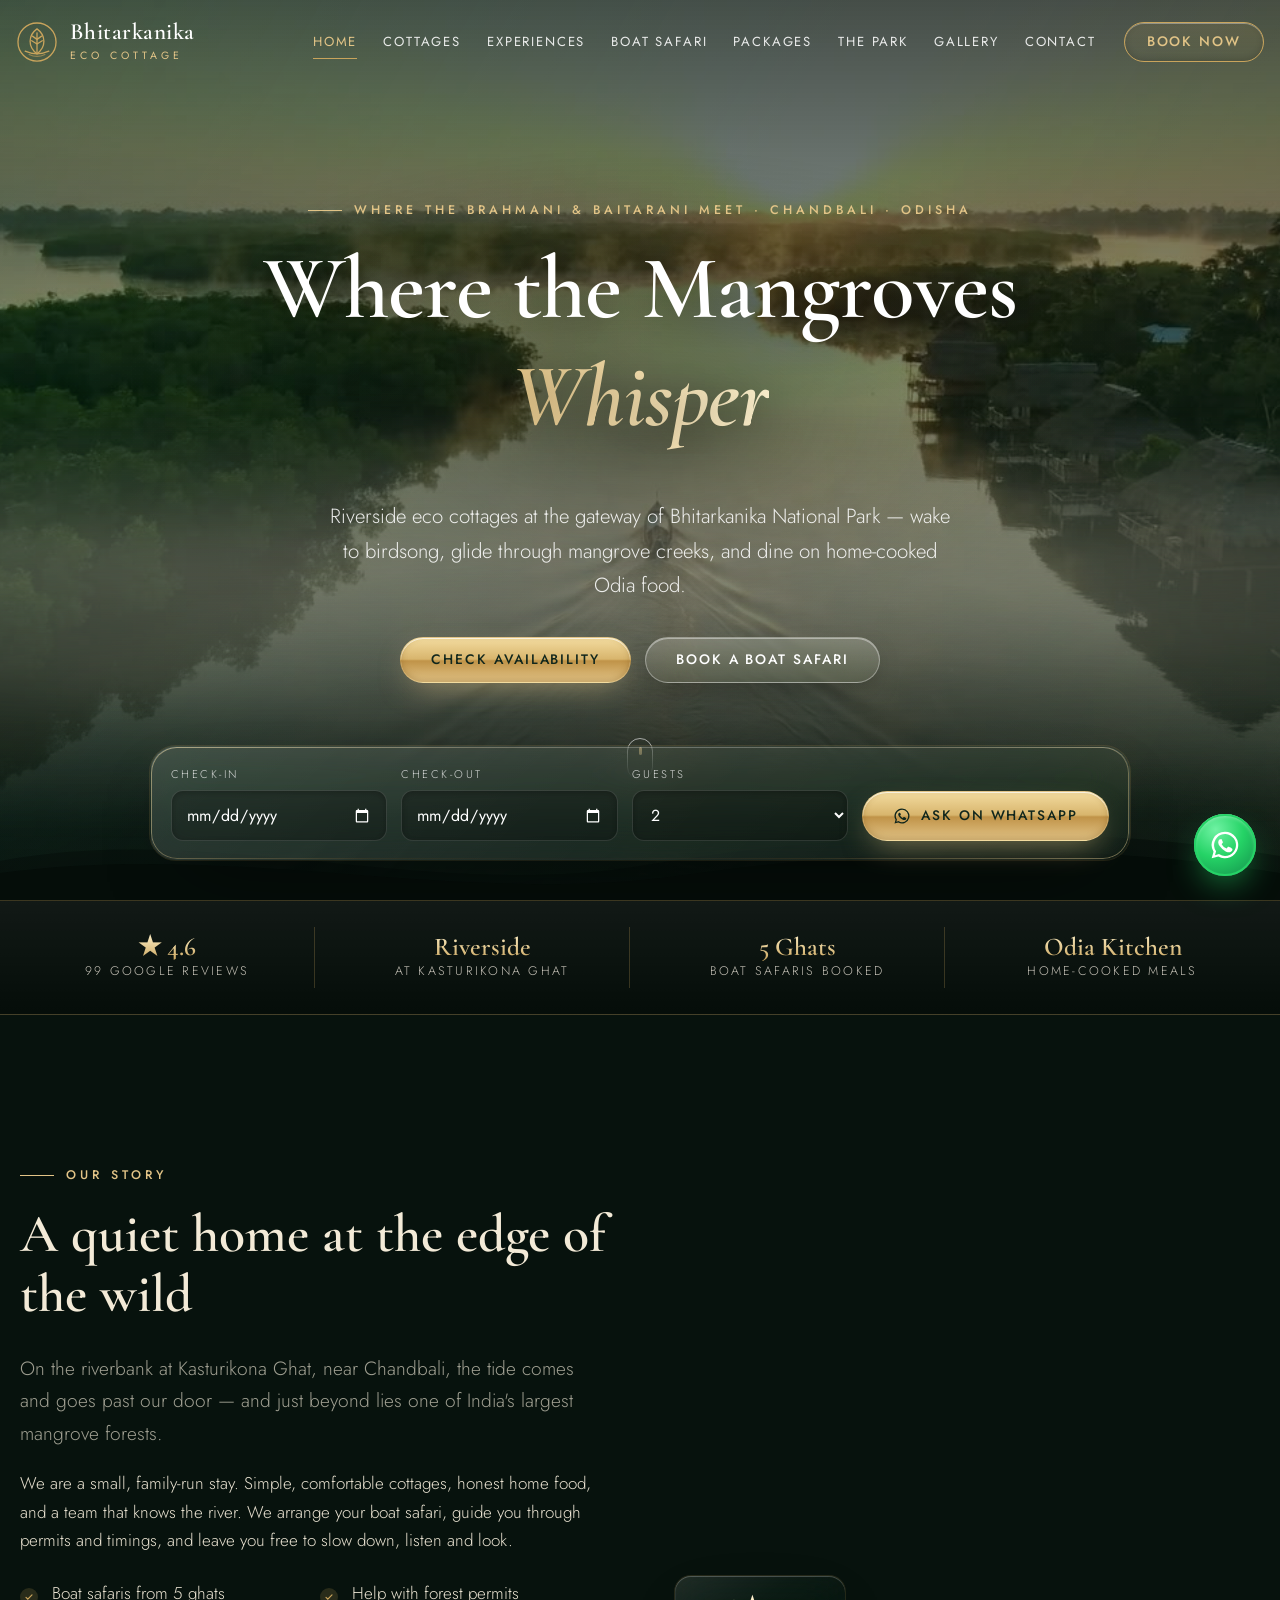
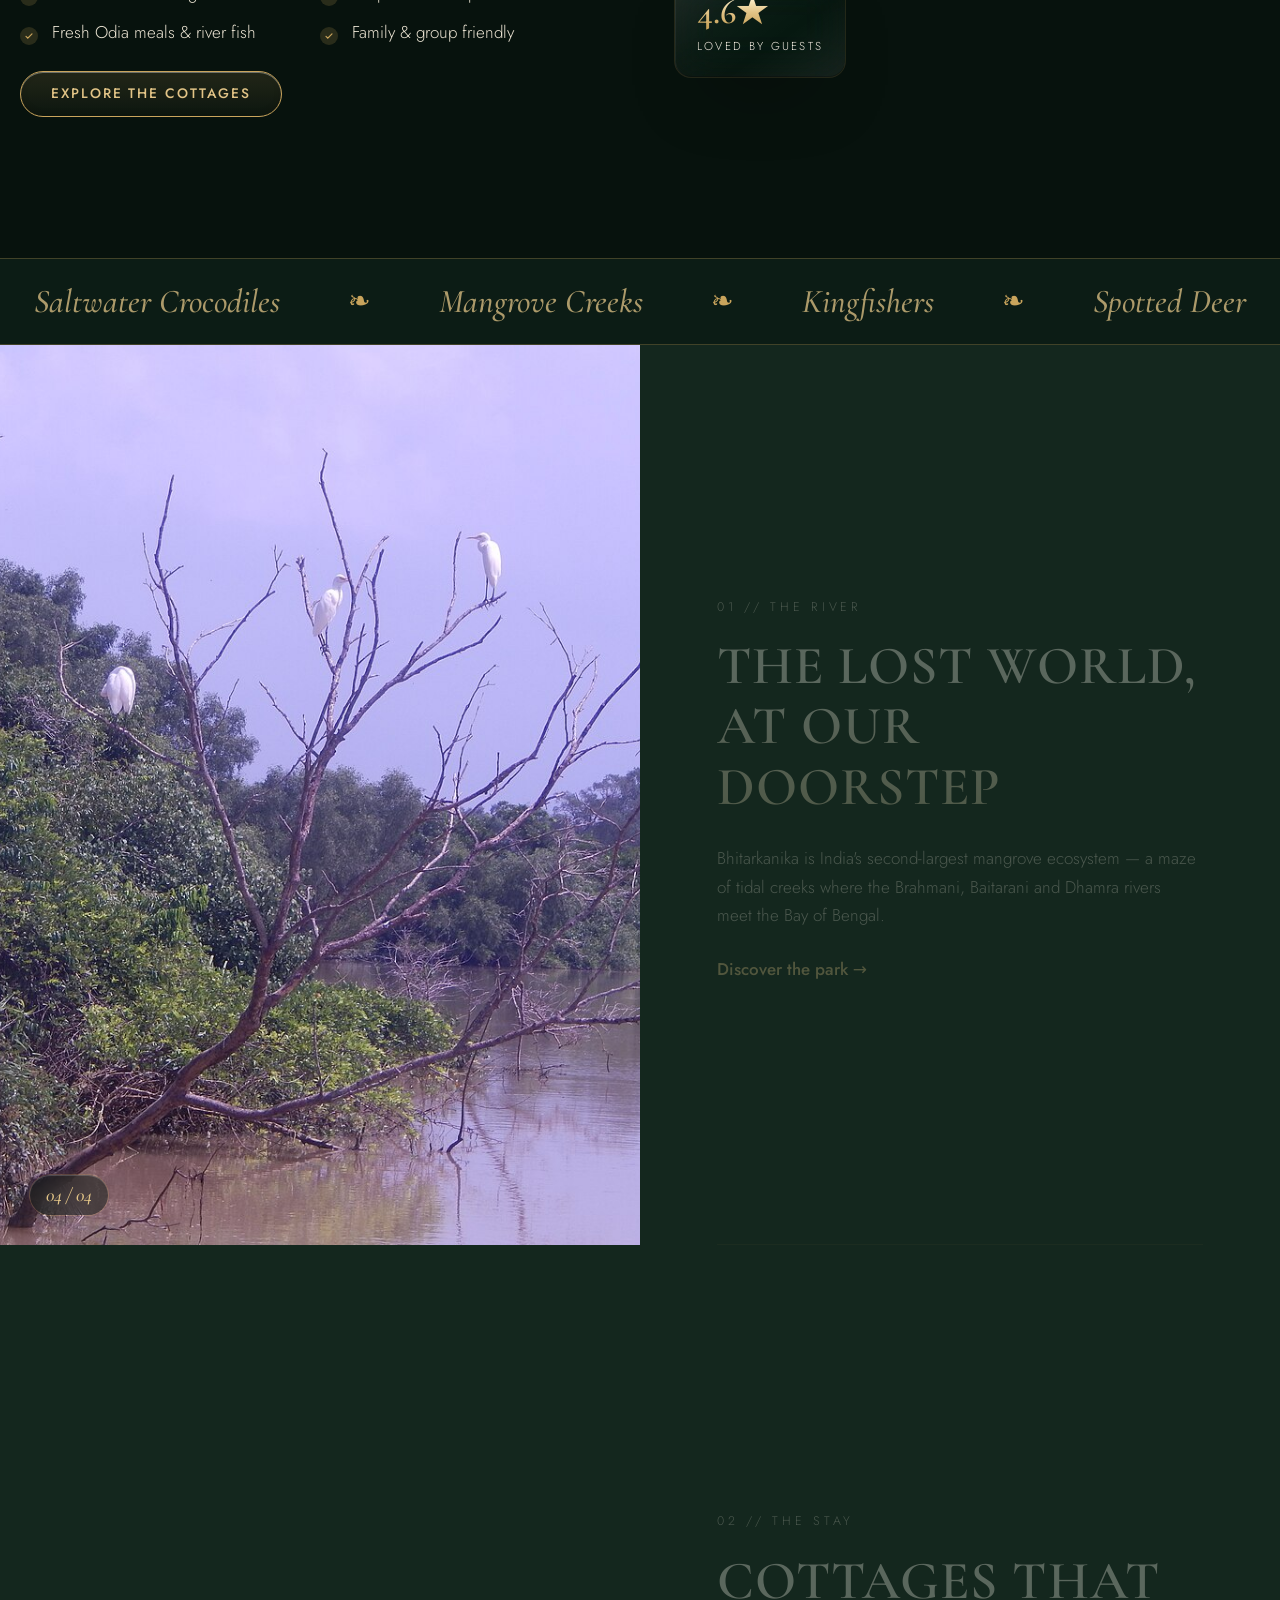
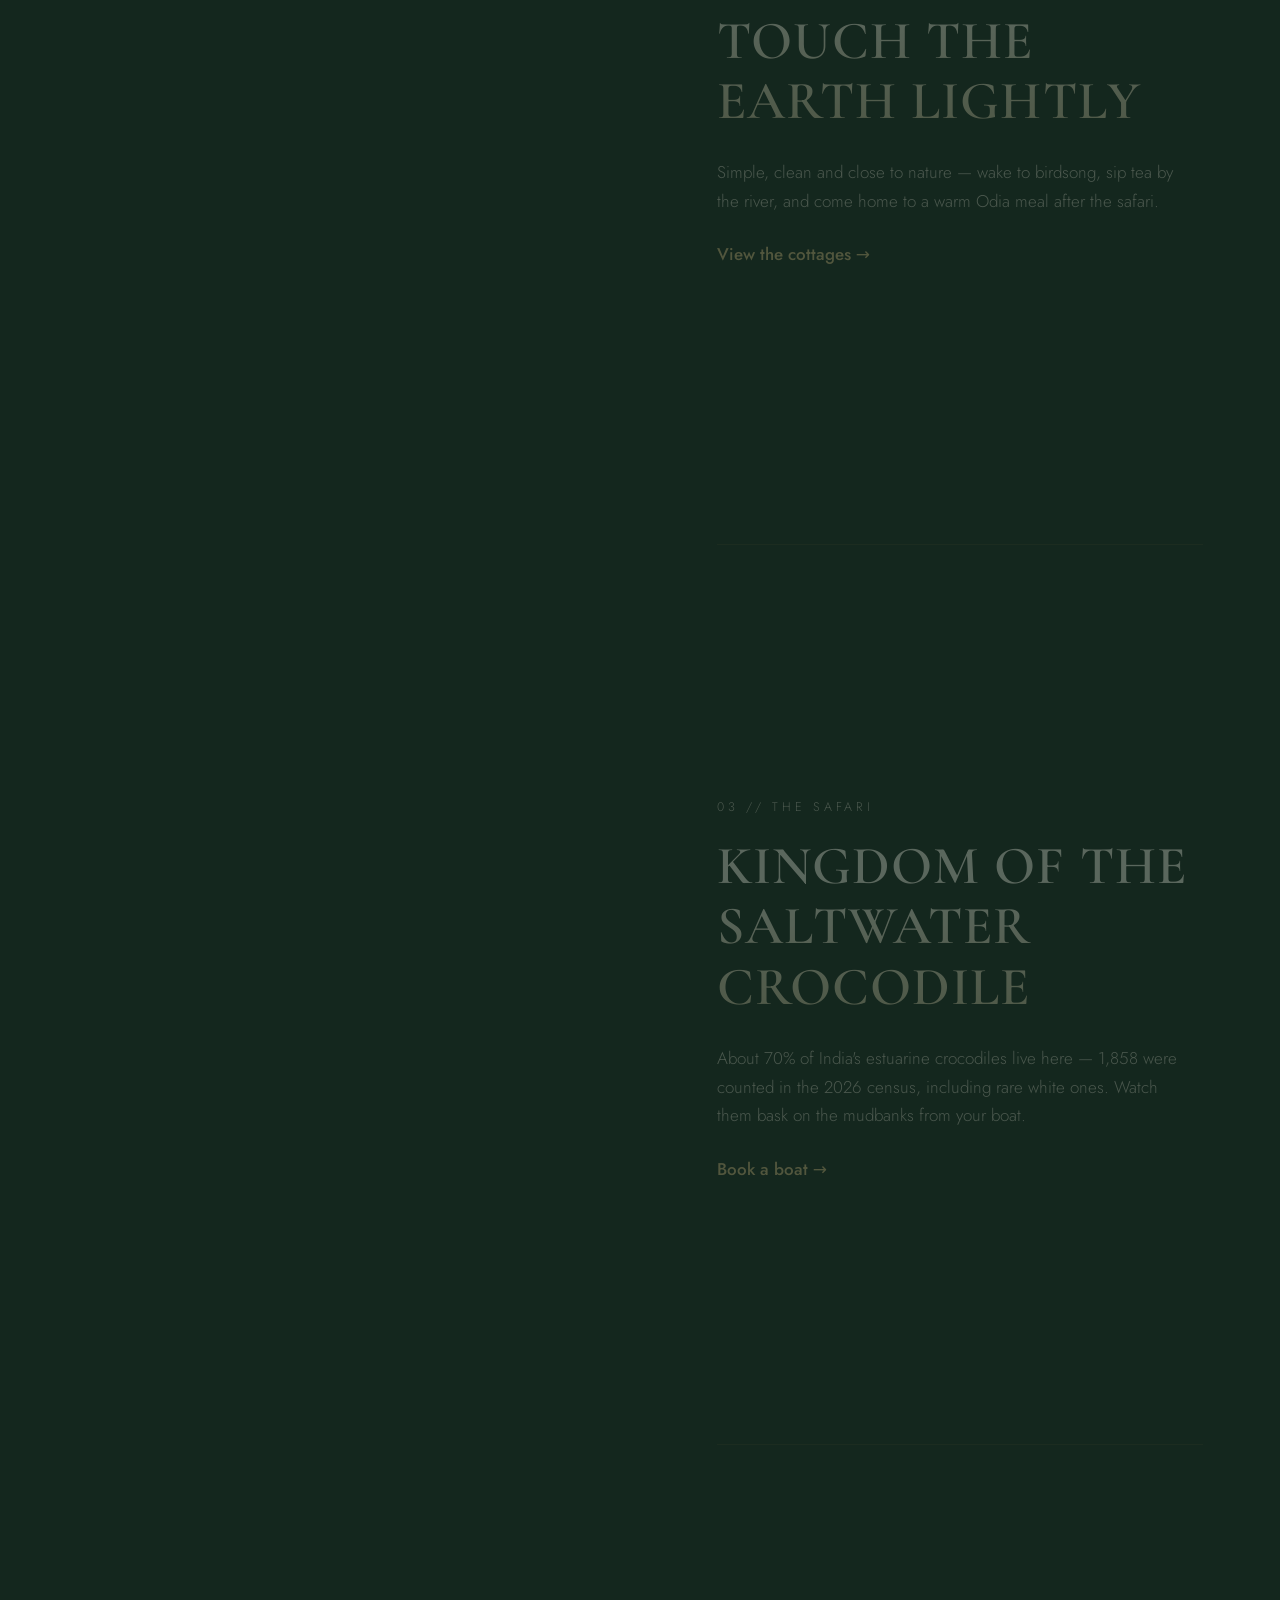
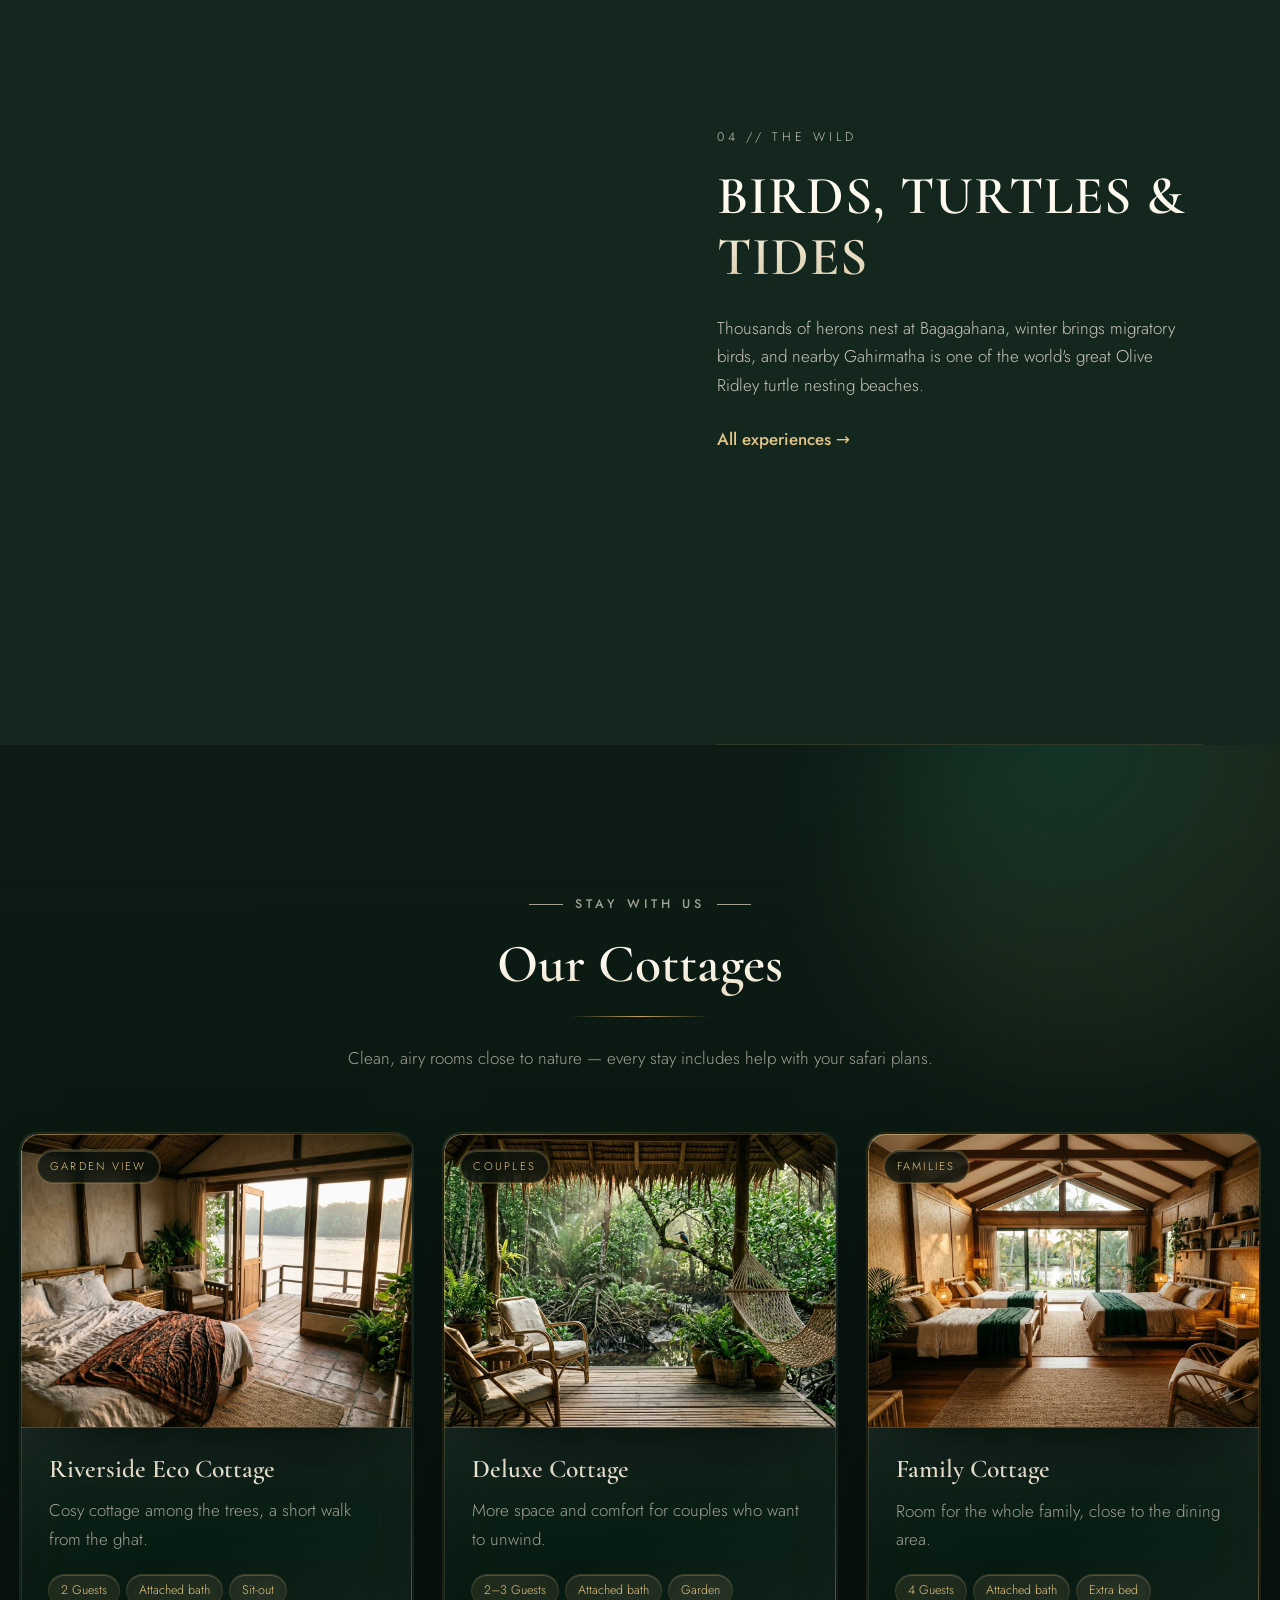
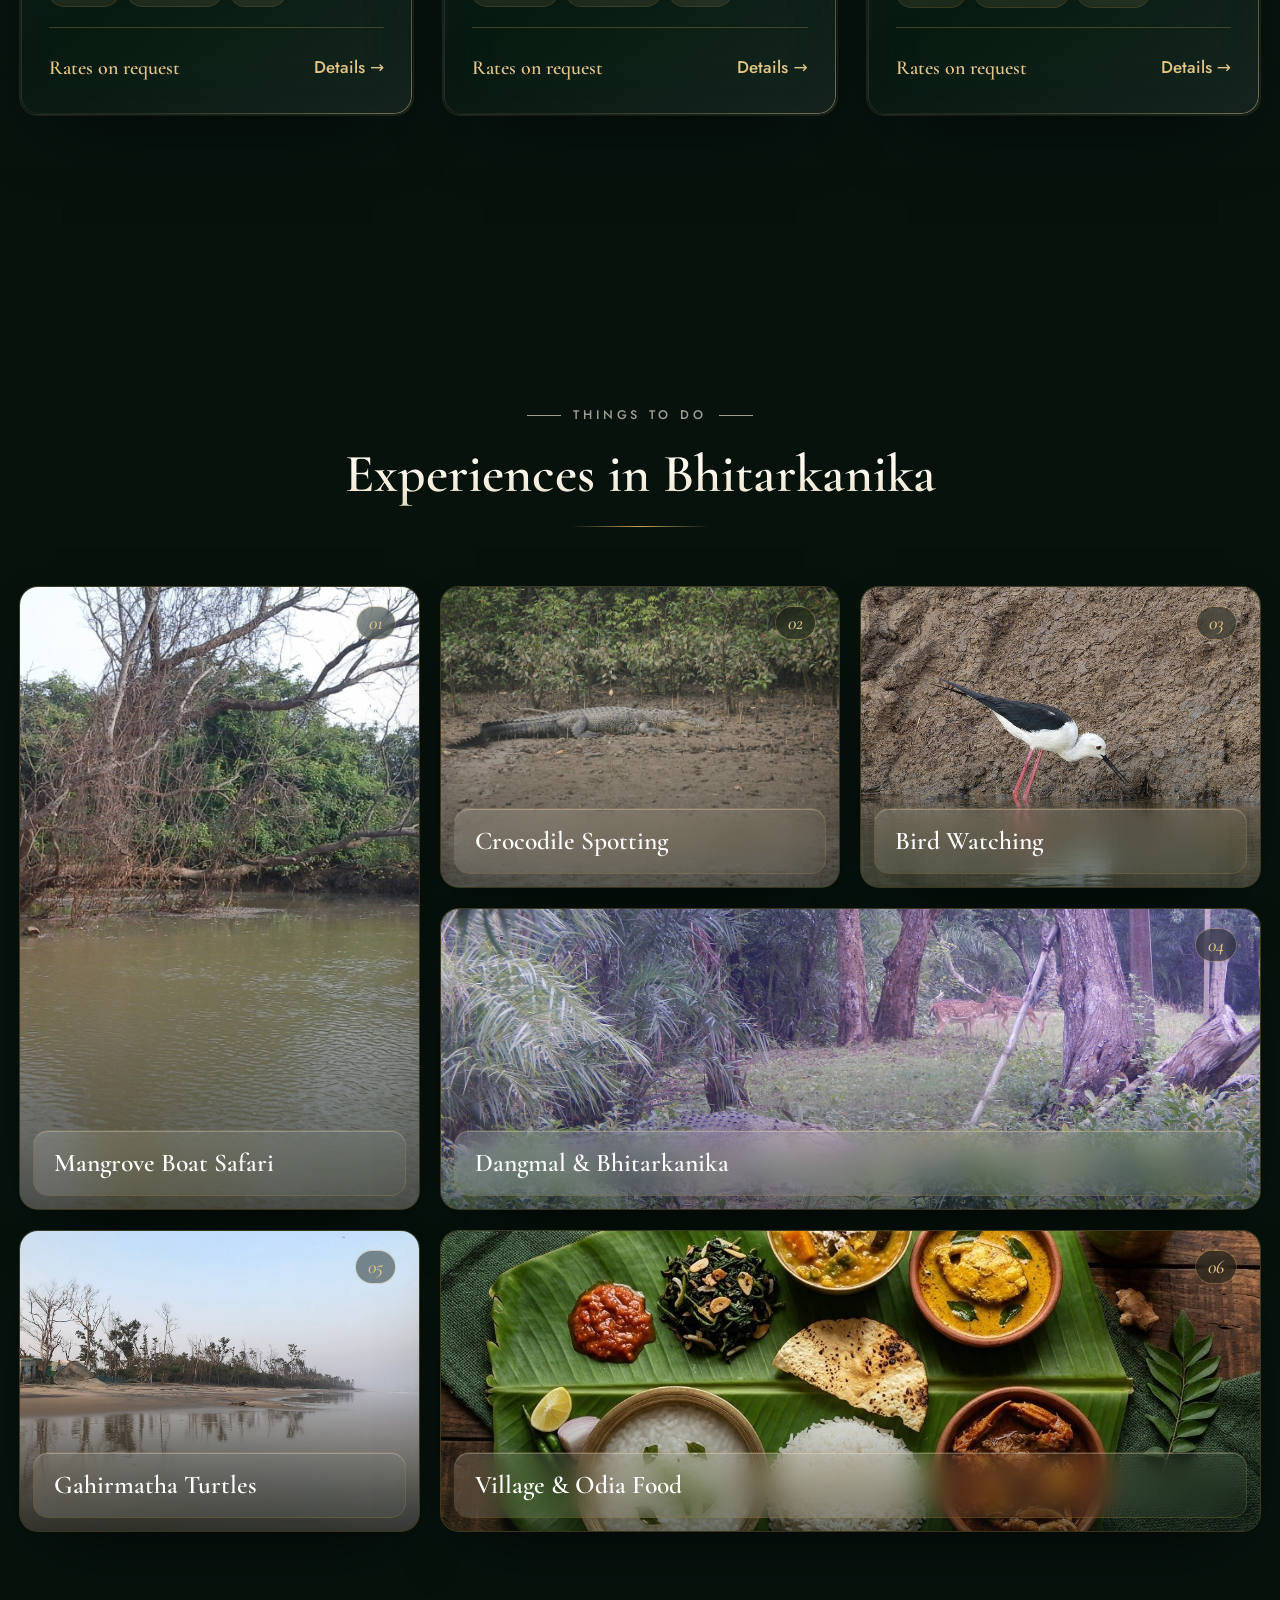
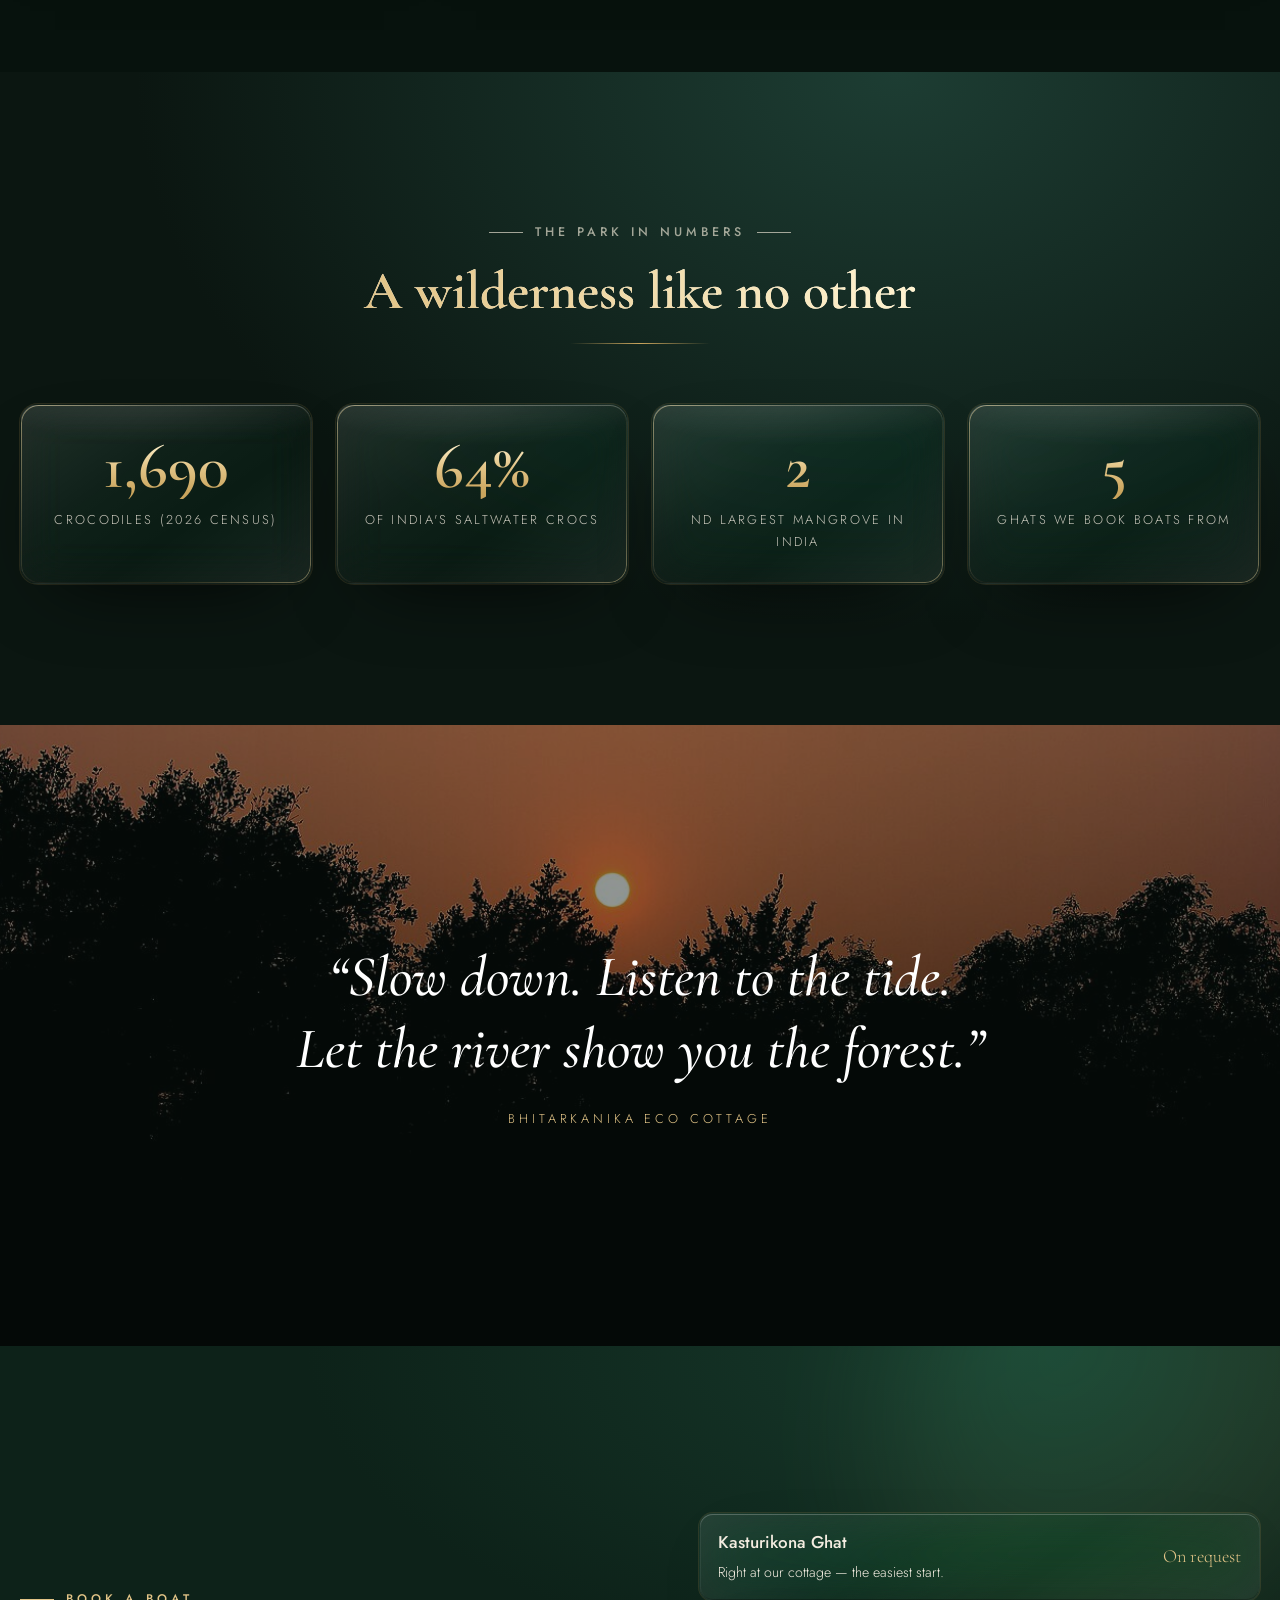
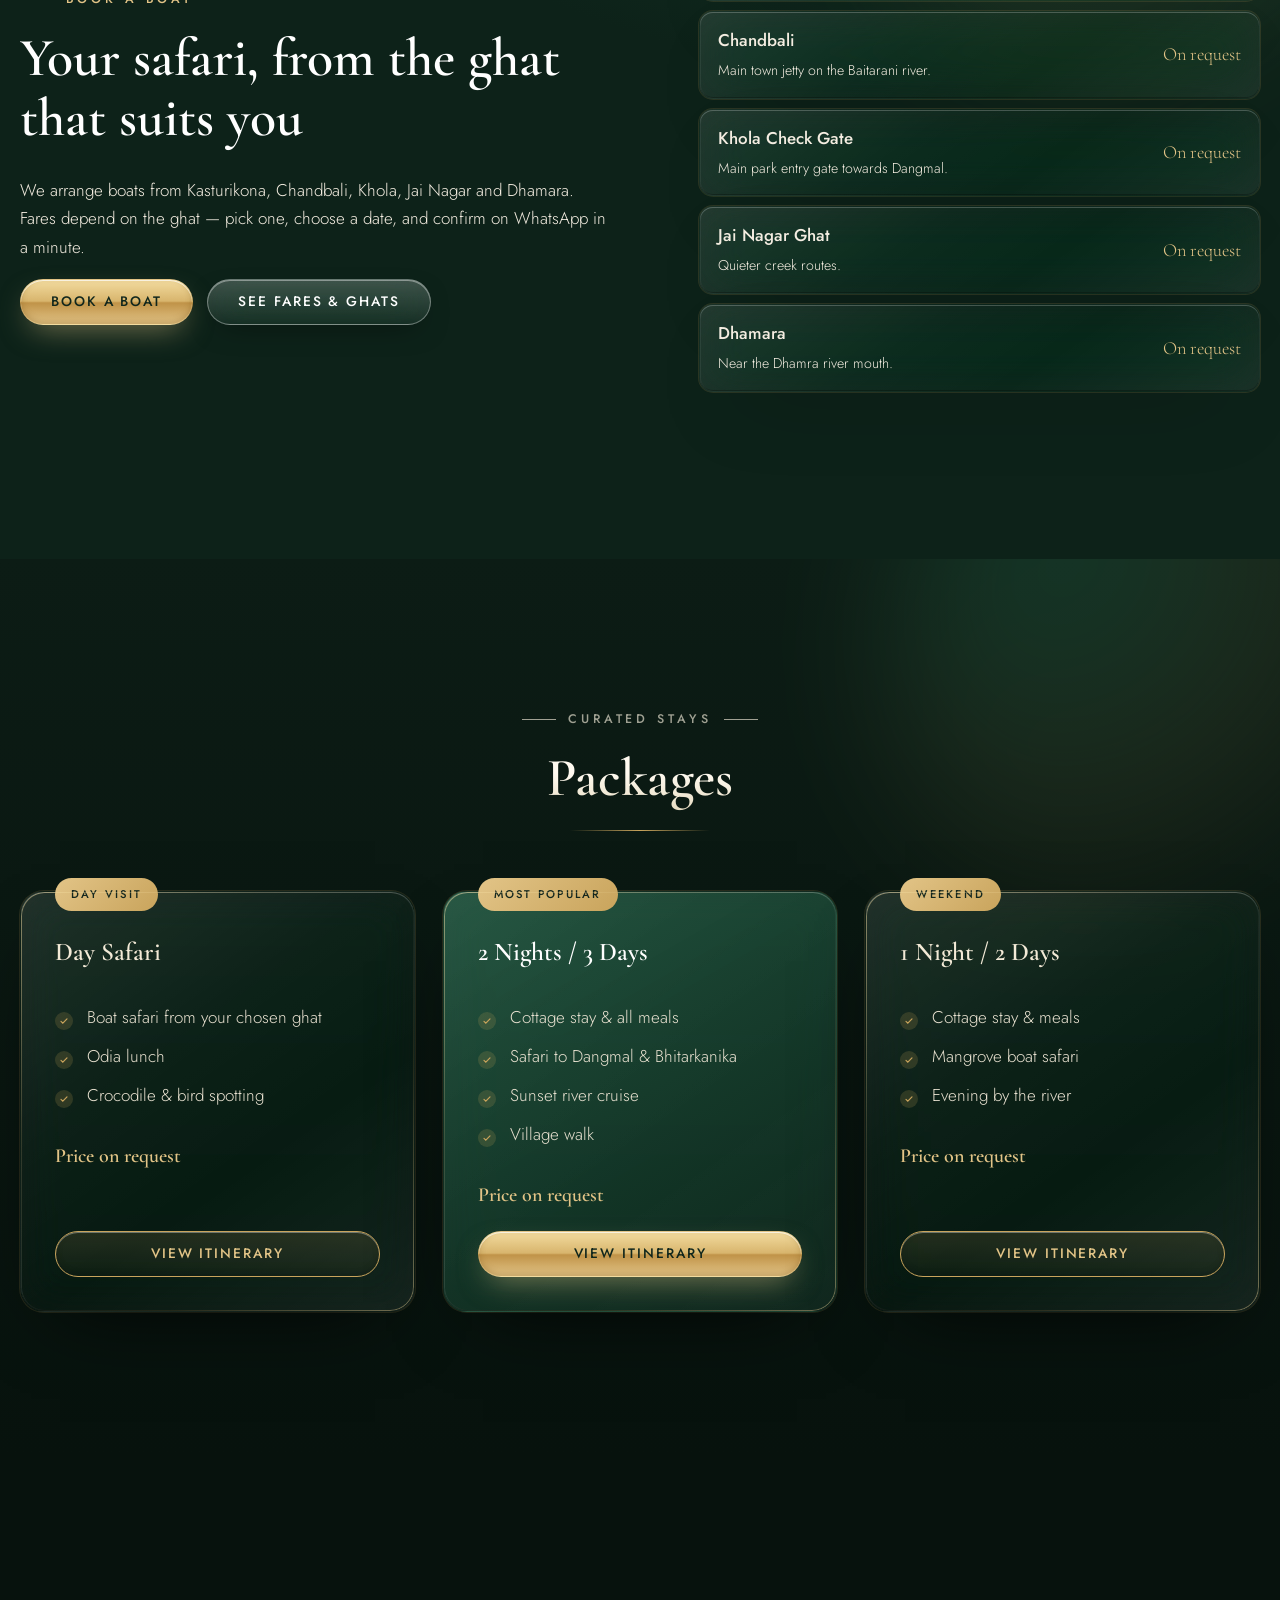
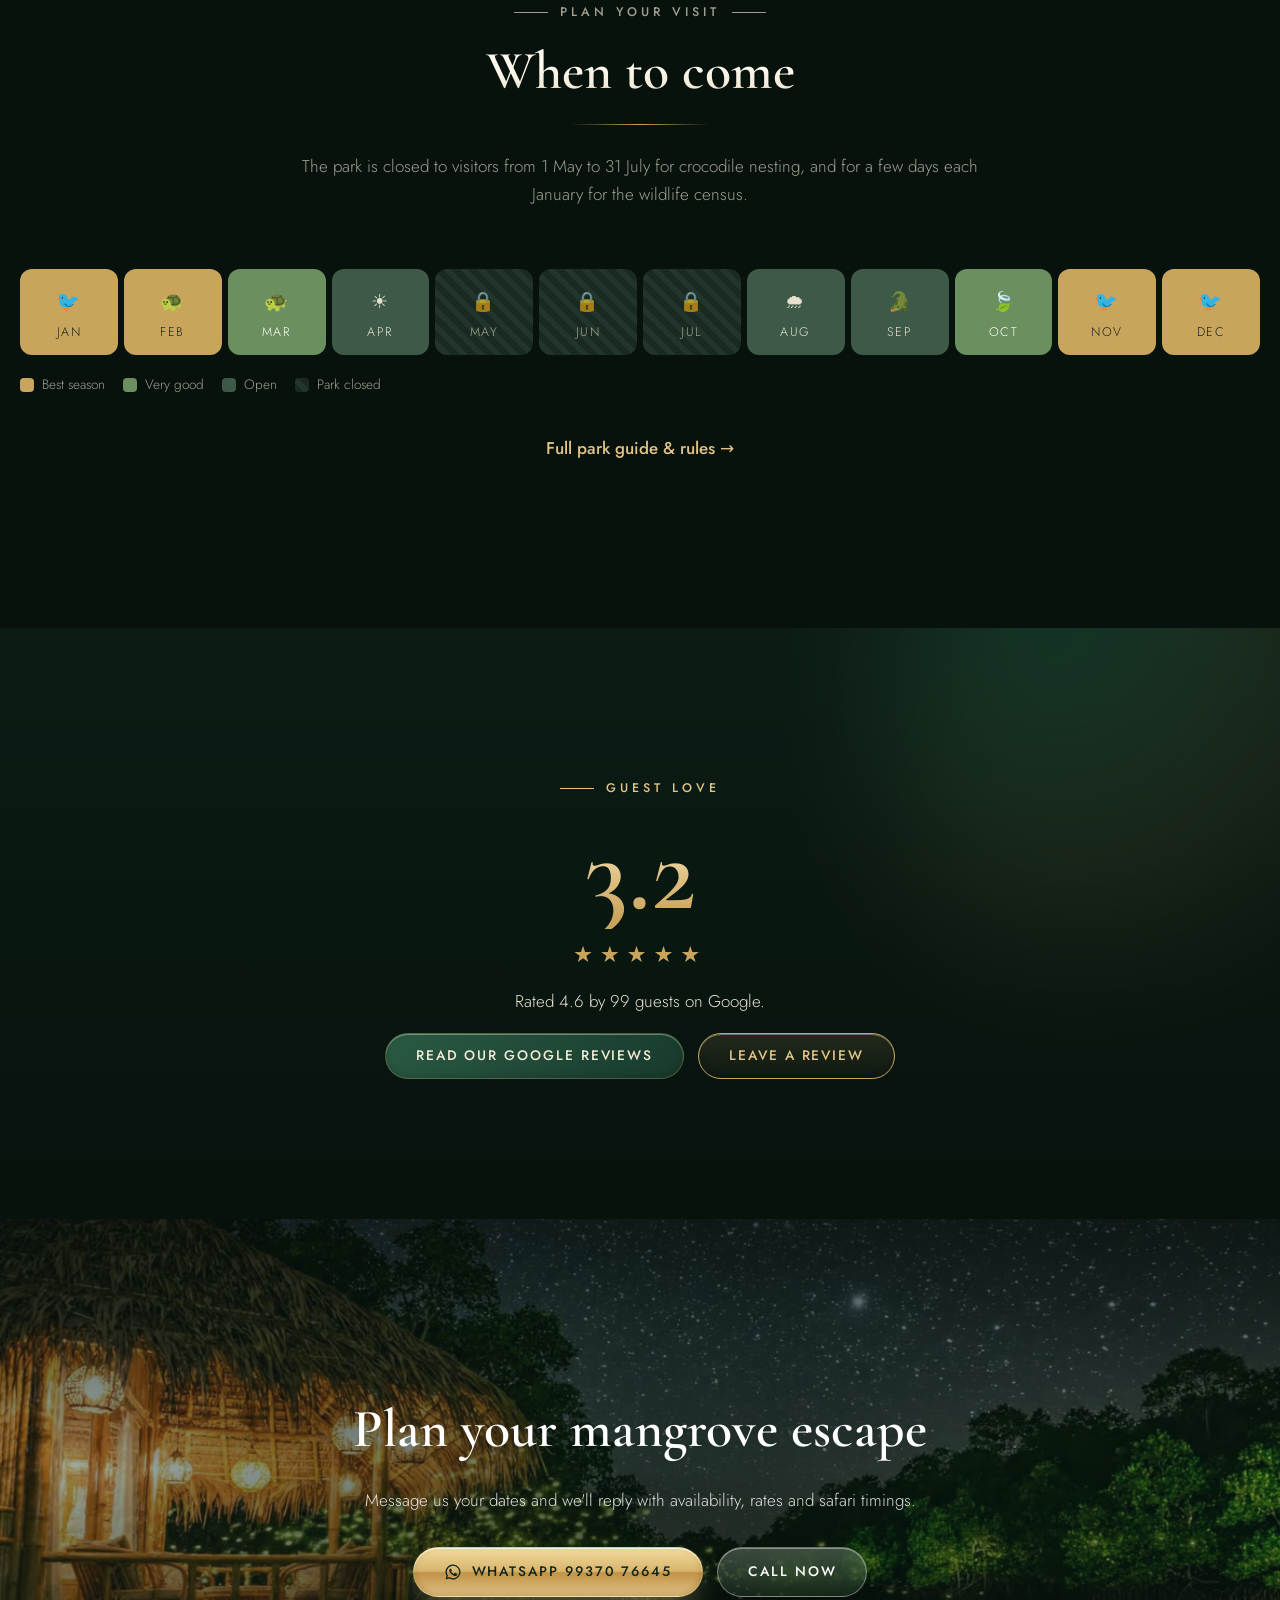
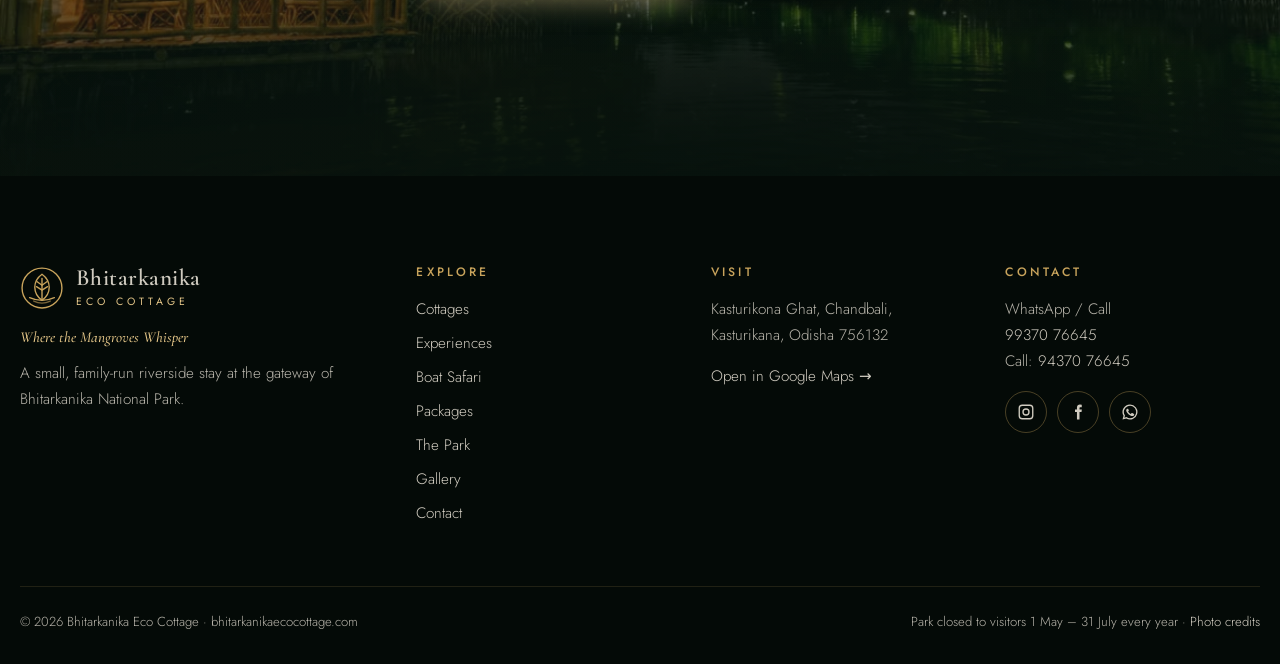
<file: index.html>
<!doctype html>
<html lang="en">
<head>
  <meta charset="utf-8">
  <meta name="viewport" content="width=device-width, initial-scale=1">
  <title>Bhitarkanika Eco Cottage | Riverside Stay near Bhitarkanika National Park, Chandbali</title>
  <meta name="description" content="Riverside eco cottages at Kasturikona Ghat, Chandbali — gateway to Bhitarkanika National Park. Mangrove boat safaris from 5 ghats, crocodile spotting, bird watching and home-cooked Odia food. Book on WhatsApp.">
  <meta name="theme-color" content="#07120D">
  <link rel="canonical" href="https://bhitarkanikaecocottage.com/">
  <link rel="icon" href="assets/favicon.svg" type="image/svg+xml">
  <meta property="og:type" content="website">
  <meta property="og:title" content="Bhitarkanika Eco Cottage — Where the Mangroves Whisper">
  <meta property="og:description" content="Riverside eco cottages at Kasturikona Ghat, Chandbali. Boat safaris into Bhitarkanika National Park.">
  <meta property="og:image" content="https://bhitarkanikaecocottage.com/images/hero.jpg">
  <link rel="preconnect" href="https://fonts.googleapis.com">
  <link rel="preconnect" href="https://fonts.gstatic.com" crossorigin>
  <link href="https://fonts.googleapis.com/css2?family=Cormorant+Garamond:ital,wght@0,500;0,600;0,700;1,500&family=Jost:wght@300;400;500&display=swap" rel="stylesheet">
  <link rel="stylesheet" href="css/style.css?v=3">
  <noscript><style>.veil{display:none}.reveal,.reveal--mask{opacity:1;transform:none;clip-path:none}.split-line>span{transform:none}.hero .fade-up,.booking-bar{opacity:1;transform:none}</style></noscript>
  <script type="application/ld+json">
  {"@context":"https://schema.org","@type":"LodgingBusiness","name":"Bhitarkanika Eco Cottage","url":"https://bhitarkanikaecocottage.com/","telephone":"+91-99370-76645","image":"https://bhitarkanikaecocottage.com/images/hero.jpg","address":{"@type":"PostalAddress","streetAddress":"Kasturikona Ghat, Chandbali","addressLocality":"Kasturikana","addressRegion":"Odisha","postalCode":"756132","addressCountry":"IN"},"aggregateRating":{"@type":"AggregateRating","ratingValue":"4.6","reviewCount":"99"}}
  </script>
</head>
<body data-page="index.html">
<div class="veil" aria-hidden="true"><div class="veil__inner">
  <svg class="veil__mark" viewBox="0 0 64 64" fill="none" stroke="#C9A45C" stroke-width="1.6" stroke-linecap="round"><circle cx="32" cy="32" r="29"/><path d="M32 50 C18 40 18 22 32 12 C46 22 46 40 32 50Z"/><path d="M32 50 V18"/><path d="M14 46 Q32 54 50 46"/></svg>
  <span class="veil__word">Where the Mangroves Whisper</span></div></div>
<a class="skip" href="#main">Skip to content</a>
<div id="site-header"></div>

<main id="main">
<!-- HERO -->
<section class="hero" data-wave="wave--deep">
  <div class="hero__bg ph" style="background-image:url(media/delta-aerial.jpg),url(images/hero.jpg),url(assets/scenes/dawn.svg)"></div>
  <video class="hero__video" src="media/stay-reel.mp4" poster="media/delta-aerial.jpg" autoplay muted loop playsinline aria-hidden="true"></video>
  <div class="hero__overlay"></div>
  <div class="mist mist--1"></div><div class="mist mist--2"></div>
  <div class="birds" data-n="7"></div>
  <div class="hero__content container">
    <p class="eyebrow fade-up">Where the Brahmani &amp; Baitarani meet · Chandbali · Odisha</p>
    <h1><span class="split-line"><span>Where the Mangroves</span></span><span class="split-line"><span><em>Whisper</em></span></span></h1>
    <p class="hero__sub fade-up d1">Riverside eco cottages at the gateway of Bhitarkanika National Park — wake to birdsong, glide through mangrove creeks, and dine on home-cooked Odia food.</p>
    <div class="hero__btns fade-up d2">
      <a href="#stay-form" class="btn btn--gold">Check Availability</a>
      <a href="boat-safari.html" class="btn btn--glass">Book a Boat Safari</a>
    </div>
  </div>
  <div class="hero__scroll" aria-hidden="true"></div>
  <form class="booking-bar" id="stay-form" novalidate>
    <label>Check-in<input type="date" name="in" required></label>
    <label>Check-out<input type="date" name="out" required></label>
    <label>Guests
      <select name="guests"><option>1</option><option selected>2</option><option>3</option><option>4</option><option>5</option><option>6</option><option>7</option><option>8+</option></select>
    </label>
    <button type="submit" class="btn btn--gold"><span data-icon="wa"></span>Ask on WhatsApp</button>
    <p class="form-msg" role="status" aria-live="polite"></p>
  </form>
</section>

<!-- TRUST -->
<section class="trust" aria-label="Highlights">
  <div class="container trust__row" data-stagger=".1">
    <a class="trust__item" href="https://www.google.com/maps/search/?api=1&query=Bhitarkanika+Eco+Cottage+Chandbali" target="_blank" rel="noopener"><strong>★ <span data-count="4.6" data-decimals="1">4.6</span></strong><span>99 Google reviews</span></a>
    <div class="trust__item"><strong>Riverside</strong><span>At Kasturikona Ghat</span></div>
    <div class="trust__item"><strong><span data-count="5">5</span> Ghats</strong><span>Boat safaris booked</span></div>
    <div class="trust__item"><strong>Odia Kitchen</strong><span>Home-cooked meals</span></div>
  </div>
</section>

<!-- ABOUT -->
<section class="section" id="about">
  <div class="container split">
    <div>
      <p class="eyebrow eyebrow--dark reveal">Our Story</p>
      <h2 class="reveal" style="--d:.1s">A quiet home at the edge of the wild</h2>
      <p class="lead reveal" style="--d:.2s">On the riverbank at Kasturikona Ghat, near Chandbali, the tide comes and goes past our door — and just beyond lies one of India's largest mangrove forests.</p>
      <p class="reveal" style="--d:.3s">We are a small, family-run stay. Simple, comfortable cottages, honest home food, and a team that knows the river. We arrange your boat safari, guide you through permits and timings, and leave you free to slow down, listen and look.</p>
      <ul class="ticks ticks--2" data-stagger=".08">
        <li>Boat safaris from 5 ghats</li>
        <li>Help with forest permits</li>
        <li>Fresh Odia meals &amp; river fish</li>
        <li>Family &amp; group friendly</li>
      </ul>
      <a class="btn btn--outline-dark reveal" href="cottages.html">Explore the Cottages</a>
    </div>
    <div class="split__media">
      <div class="photo photo--tall reveal--mask"><div class="ph" data-parallax="-.06" style="position:absolute;inset:-10%;background-image:url(images/about-1.jpg),url(assets/scenes/cottage.svg)" role="img" aria-label="Eco cottages among the palms"></div></div>
      <div class="photo photo--small reveal--mask" style="--d:.3s"><div class="ph" style="position:absolute;inset:0;background-image:url(images/about-2.jpg),url(assets/scenes/dusk.svg)" role="img" aria-label="Mangroves at dusk"></div></div>
      <div class="badge-float"><strong>4.6★</strong><span>Loved by guests</span></div>
    </div>
  </div>
</section>

<!-- MARQUEE -->
<div class="marquee" aria-hidden="true"><div class="marquee__track">
  <span>Saltwater Crocodiles</span><span>Mangrove Creeks</span><span>Kingfishers</span><span>Spotted Deer</span><span>Olive Ridley Turtles</span><span>Monitor Lizards</span><span>Migratory Birds</span><span>Odia Thali</span>
  <span>Saltwater Crocodiles</span><span>Mangrove Creeks</span><span>Kingfishers</span><span>Spotted Deer</span><span>Olive Ridley Turtles</span><span>Monitor Lizards</span><span>Migratory Birds</span><span>Odia Thali</span>
</div></div>

<!-- SPLIT-SCREEN STORY -->
<section class="story" aria-label="The Bhitarkanika story">
  <div class="story__media">
    <div class="ph is-active" style="background-image:url(images/story-1.jpg),url(assets/scenes/dawn.svg)"></div>
    <div class="ph" style="background-image:url(images/story-2.jpg),url(assets/scenes/cottage.svg)"></div>
    <div class="ph" style="background-image:url(images/story-3.jpg),url(assets/scenes/croc.svg)"></div>
    <div class="ph" style="background-image:url(images/story-4.jpg),url(assets/scenes/heron.svg)"></div>
    <span class="story__count">01 / 04</span>
  </div>
  <div class="story__chapters">
    <article class="chapter is-active">
      <div class="chapter__img ph" style="background-image:url(images/story-1.jpg),url(assets/scenes/dawn.svg)"></div>
      <p class="chapter__num">01 // THE RIVER</p>
      <h2>The lost world, at our doorstep</h2>
      <p>Bhitarkanika is India's second-largest mangrove ecosystem — a maze of tidal creeks where the Brahmani, Baitarani and Dhamra rivers meet the Bay of Bengal.</p>
      <a class="link" href="bhitarkanika.html">Discover the park →</a>
    </article>
    <article class="chapter">
      <div class="chapter__img ph" style="background-image:url(images/story-2.jpg),url(assets/scenes/cottage.svg)"></div>
      <p class="chapter__num">02 // THE STAY</p>
      <h2>Cottages that touch the earth lightly</h2>
      <p>Simple, clean and close to nature — wake to birdsong, sip tea by the river, and come home to a warm Odia meal after the safari.</p>
      <a class="link" href="cottages.html">View the cottages →</a>
    </article>
    <article class="chapter">
      <div class="chapter__img ph" style="background-image:url(images/story-3.jpg),url(assets/scenes/croc.svg)"></div>
      <p class="chapter__num">03 // THE SAFARI</p>
      <h2>Kingdom of the saltwater crocodile</h2>
      <p>About 70% of India's estuarine crocodiles live here — 1,858 were counted in the 2026 census, including rare white ones. Watch them bask on the mudbanks from your boat.</p>
      <a class="link" href="boat-safari.html">Book a boat →</a>
    </article>
    <article class="chapter">
      <div class="chapter__img ph" style="background-image:url(images/story-4.jpg),url(assets/scenes/heron.svg)"></div>
      <p class="chapter__num">04 // THE WILD</p>
      <h2>Birds, turtles &amp; tides</h2>
      <p>Thousands of herons nest at Bagagahana, winter brings migratory birds, and nearby Gahirmatha is one of the world's great Olive Ridley turtle nesting beaches.</p>
      <a class="link" href="experiences.html">All experiences →</a>
    </article>
  </div>
</section>

<!-- COTTAGES -->
<section class="section section--sand">
  <div class="container">
    <div class="section__head">
      <p class="eyebrow eyebrow--dark reveal">Stay With Us</p>
      <h2 class="reveal" style="--d:.1s">Our Cottages</h2>
      <p class="reveal" style="--d:.2s">Clean, airy rooms close to nature — every stay includes help with your safari plans.</p>
    </div>
    <div class="cards" data-stagger=".15">
      <article class="card"><div class="card__img"><span class="card__tag">Garden view</span><div class="ph" style="background-image:url(images/cottage-1.jpg),url(assets/scenes/cottage.svg)"></div></div>
        <div class="card__body"><h3>Riverside Eco Cottage</h3><p>Cosy cottage among the trees, a short walk from the ghat.</p><ul class="amen"><li>2 Guests</li><li>Attached bath</li><li>Sit-out</li></ul>
        <div class="card__foot"><span class="price">Rates on request</span><a href="cottages.html" class="link">Details →</a></div></div></article>
      <article class="card"><div class="card__img"><span class="card__tag">Couples</span><div class="ph" style="background-image:url(images/cottage-2.jpg),url(assets/scenes/dusk.svg)"></div></div>
        <div class="card__body"><h3>Deluxe Cottage</h3><p>More space and comfort for couples who want to unwind.</p><ul class="amen"><li>2–3 Guests</li><li>Attached bath</li><li>Garden</li></ul>
        <div class="card__foot"><span class="price">Rates on request</span><a href="cottages.html" class="link">Details →</a></div></div></article>
      <article class="card"><div class="card__img"><span class="card__tag">Families</span><div class="ph" style="background-image:url(images/cottage-3.jpg),url(assets/scenes/dawn.svg)"></div></div>
        <div class="card__body"><h3>Family Cottage</h3><p>Room for the whole family, close to the dining area.</p><ul class="amen"><li>4 Guests</li><li>Attached bath</li><li>Extra bed</li></ul>
        <div class="card__foot"><span class="price">Rates on request</span><a href="cottages.html" class="link">Details →</a></div></div></article>
    </div>
  </div>
</section>

<!-- EXPERIENCES -->
<section class="section">
  <div class="container">
    <div class="section__head">
      <p class="eyebrow eyebrow--dark reveal">Things To Do</p>
      <h2 class="reveal" style="--d:.1s">Experiences in Bhitarkanika</h2>
    </div>
    <div class="tiles" data-stagger=".1">
      <a class="tile" href="experiences.html#safari"><div class="tile__bg ph" style="background-image:url(images/exp-safari.jpg),url(assets/scenes/dawn.svg)"></div><span class="tile__num">01</span><div class="tile__cap"><h3>Mangrove Boat Safari</h3><p>Glide through narrow creeks deep into the forest.</p></div></a>
      <a class="tile" href="experiences.html#crocodiles"><div class="tile__bg ph" style="background-image:url(images/exp-croc.jpg),url(assets/scenes/croc.svg)"></div><span class="tile__num">02</span><div class="tile__cap"><h3>Crocodile Spotting</h3><p>Saltwater giants basking on the mudbanks.</p></div></a>
      <a class="tile" href="experiences.html#birds"><div class="tile__bg ph" style="background-image:url(images/exp-birds.jpg),url(assets/scenes/heron.svg)"></div><span class="tile__num">03</span><div class="tile__cap"><h3>Bird Watching</h3><p>Kingfishers, herons and winter migrants.</p></div></a>
      <a class="tile" href="experiences.html#dangmal"><div class="tile__bg ph" style="background-image:url(images/exp-dangmal.jpg),url(assets/scenes/dusk.svg)"></div><span class="tile__num">04</span><div class="tile__cap"><h3>Dangmal &amp; Bhitarkanika</h3><p>Forest trails and the crocodile centre.</p></div></a>
      <a class="tile" href="experiences.html#turtles"><div class="tile__bg ph" style="background-image:url(images/exp-turtle.jpg),url(assets/scenes/night.svg)"></div><span class="tile__num">05</span><div class="tile__cap"><h3>Gahirmatha Turtles</h3><p>Olive Ridley nesting season — ask us for dates.</p></div></a>
      <a class="tile" href="experiences.html#food"><div class="tile__bg ph" style="background-image:url(images/exp-food.jpg),url(assets/scenes/food.svg)"></div><span class="tile__num">06</span><div class="tile__cap"><h3>Village &amp; Odia Food</h3><p>River fish, dalma, pakhala and village walks.</p></div></a>
    </div>
  </div>
</section>

<!-- NIGHT STATS -->
<section class="section night">
  <canvas class="fireflies" data-count="70"></canvas>
  <div class="container">
    <div class="section__head">
      <p class="eyebrow reveal">The Park in Numbers</p>
      <h2 class="reveal" style="--d:.1s"><span class="glow-text">A wilderness like no other</span></h2>
    </div>
    <div class="stats" data-stagger=".12">
      <div class="stat glass"><strong data-count="1858">1,858</strong><span>Crocodiles (2026 census)</span></div>
      <div class="stat glass"><strong data-count="70" data-suffix="%">70%</strong><span>Of India's saltwater crocs</span></div>
      <div class="stat glass"><strong data-count="2">2</strong><span>nd largest mangrove in India</span></div>
      <div class="stat glass"><strong data-count="5">5</strong><span>Ghats we book boats from</span></div>
    </div>
  </div>
</section>

<!-- QUOTE -->
<section class="quote">
  <div class="quote__bg ph" data-parallax=".25" style="background-image:url(images/quote.jpg),url(assets/scenes/dusk.svg)"></div>
  <blockquote class="container reveal">
    <p>“Slow down. Listen to the tide.<br>Let the river show you the forest.”</p>
    <cite>Bhitarkanika Eco Cottage</cite>
  </blockquote>
</section>

<!-- BOAT CTA -->
<section class="section section--green">
  <div class="container split">
    <div>
      <p class="eyebrow reveal">Book a Boat</p>
      <h2 class="reveal" style="--d:.1s">Your safari, from the ghat that suits you</h2>
      <p class="reveal" style="--d:.2s">We arrange boats from Kasturikona, Chandbali, Khola, Jai Nagar and Dhamara. Fares depend on the ghat — pick one, choose a date, and confirm on WhatsApp in a minute.</p>
      <div class="hero__btns hero__btns--left reveal" style="--d:.3s"><a href="boat-safari.html#book" class="btn btn--gold">Book a Boat</a><a href="boat-safari.html" class="btn btn--glass">See fares &amp; ghats</a></div>
    </div>
    <ul class="ghat-list reveal reveal--right" id="ghatList"></ul>
  </div>
</section>

<!-- PACKAGES -->
<section class="section section--sand">
  <div class="container">
    <div class="section__head"><p class="eyebrow eyebrow--dark reveal">Curated Stays</p><h2 class="reveal" style="--d:.1s">Packages</h2></div>
    <div class="packages" data-stagger=".15">
      <article class="pkg"><span class="ribbon">Day Visit</span><h3>Day Safari</h3><ul class="ticks"><li>Boat safari from your chosen ghat</li><li>Odia lunch</li><li>Crocodile &amp; bird spotting</li></ul><p class="price">Price on request</p><a href="packages.html" class="btn btn--outline-dark">View itinerary</a></article>
      <article class="pkg pkg--featured"><span class="ribbon">Most Popular</span><h3>2 Nights / 3 Days</h3><ul class="ticks"><li>Cottage stay &amp; all meals</li><li>Safari to Dangmal &amp; Bhitarkanika</li><li>Sunset river cruise</li><li>Village walk</li></ul><p class="price">Price on request</p><a href="packages.html" class="btn btn--gold">View itinerary</a></article>
      <article class="pkg"><span class="ribbon">Weekend</span><h3>1 Night / 2 Days</h3><ul class="ticks"><li>Cottage stay &amp; meals</li><li>Mangrove boat safari</li><li>Evening by the river</li></ul><p class="price">Price on request</p><a href="packages.html" class="btn btn--outline-dark">View itinerary</a></article>
    </div>
  </div>
</section>

<!-- SEASONS -->
<section class="section">
  <div class="container">
    <div class="section__head"><p class="eyebrow eyebrow--dark reveal">Plan Your Visit</p><h2 class="reveal" style="--d:.1s">When to come</h2><p class="reveal" style="--d:.2s">The park is closed to visitors from 1 May to 31 July for crocodile nesting, and for a few days each January for the wildlife census.</p></div>
    <div class="calendar"></div>
    <div class="legend reveal"><span><i class="m-best"></i>Best season</span><span><i class="m-good"></i>Very good</span><span><i class="m-ok"></i>Open</span><span><i class="m-closed"></i>Park closed</span></div>
    <p class="center reveal" style="margin-top:30px"><a class="link" href="bhitarkanika.html">Full park guide &amp; rules →</a></p>
  </div>
</section>

<!-- REVIEWS -->
<section class="section section--sand">
  <div class="container reviews">
    <p class="eyebrow eyebrow--dark reveal">Guest Love</p>
    <div class="reviews__score reveal" style="--d:.1s"><span data-count="4.6" data-decimals="1">4.6</span></div>
    <span class="stars stars-fill reveal" style="--d:.2s">★★★★★</span>
    <p class="reveal" style="--d:.3s">Rated 4.6 by 99 guests on Google.</p>
    <div class="hero__btns reveal" style="--d:.4s">
      <a class="btn btn--green" href="https://www.google.com/maps/search/?api=1&query=Bhitarkanika+Eco+Cottage+Chandbali" target="_blank" rel="noopener">Read our Google reviews</a>
      <a class="btn btn--outline-dark" href="https://www.google.com/maps/search/?api=1&query=Bhitarkanika+Eco+Cottage+Chandbali" target="_blank" rel="noopener">Leave a review</a>
    </div>
  </div>
</section>

<!-- CTA -->
<section class="cta">
  <div class="hero__bg ph" style="background-image:url(media/fireflies-night.jpg),url(images/cta.jpg),url(assets/scenes/night.svg)"></div>
  <video class="hero__video" src="media/fireflies-night.mp4" poster="media/fireflies-night.jpg" preload="none" muted loop playsinline aria-hidden="true"></video>
  <div class="hero__overlay"></div>
  <canvas class="fireflies" data-count="45"></canvas>
  <div class="container">
    <h2 class="reveal">Plan your mangrove escape</h2>
    <p class="reveal" style="--d:.1s">Message us your dates and we'll reply with availability, rates and safari timings.</p>
    <div class="hero__btns reveal" style="--d:.2s">
      <a href="#" class="btn btn--gold js-wa" data-msg="Namaskar! I'd like to plan a trip to Bhitarkanika."><span data-icon="wa"></span>WhatsApp 99370 76645</a>
      <a href="tel:+919937076645" class="btn btn--glass">Call Now</a>
    </div>
  </div>
</section>
</main>

<div id="site-footer"></div>
<script src="js/main.js?v=3"></script>
</body>
</html>
</file>
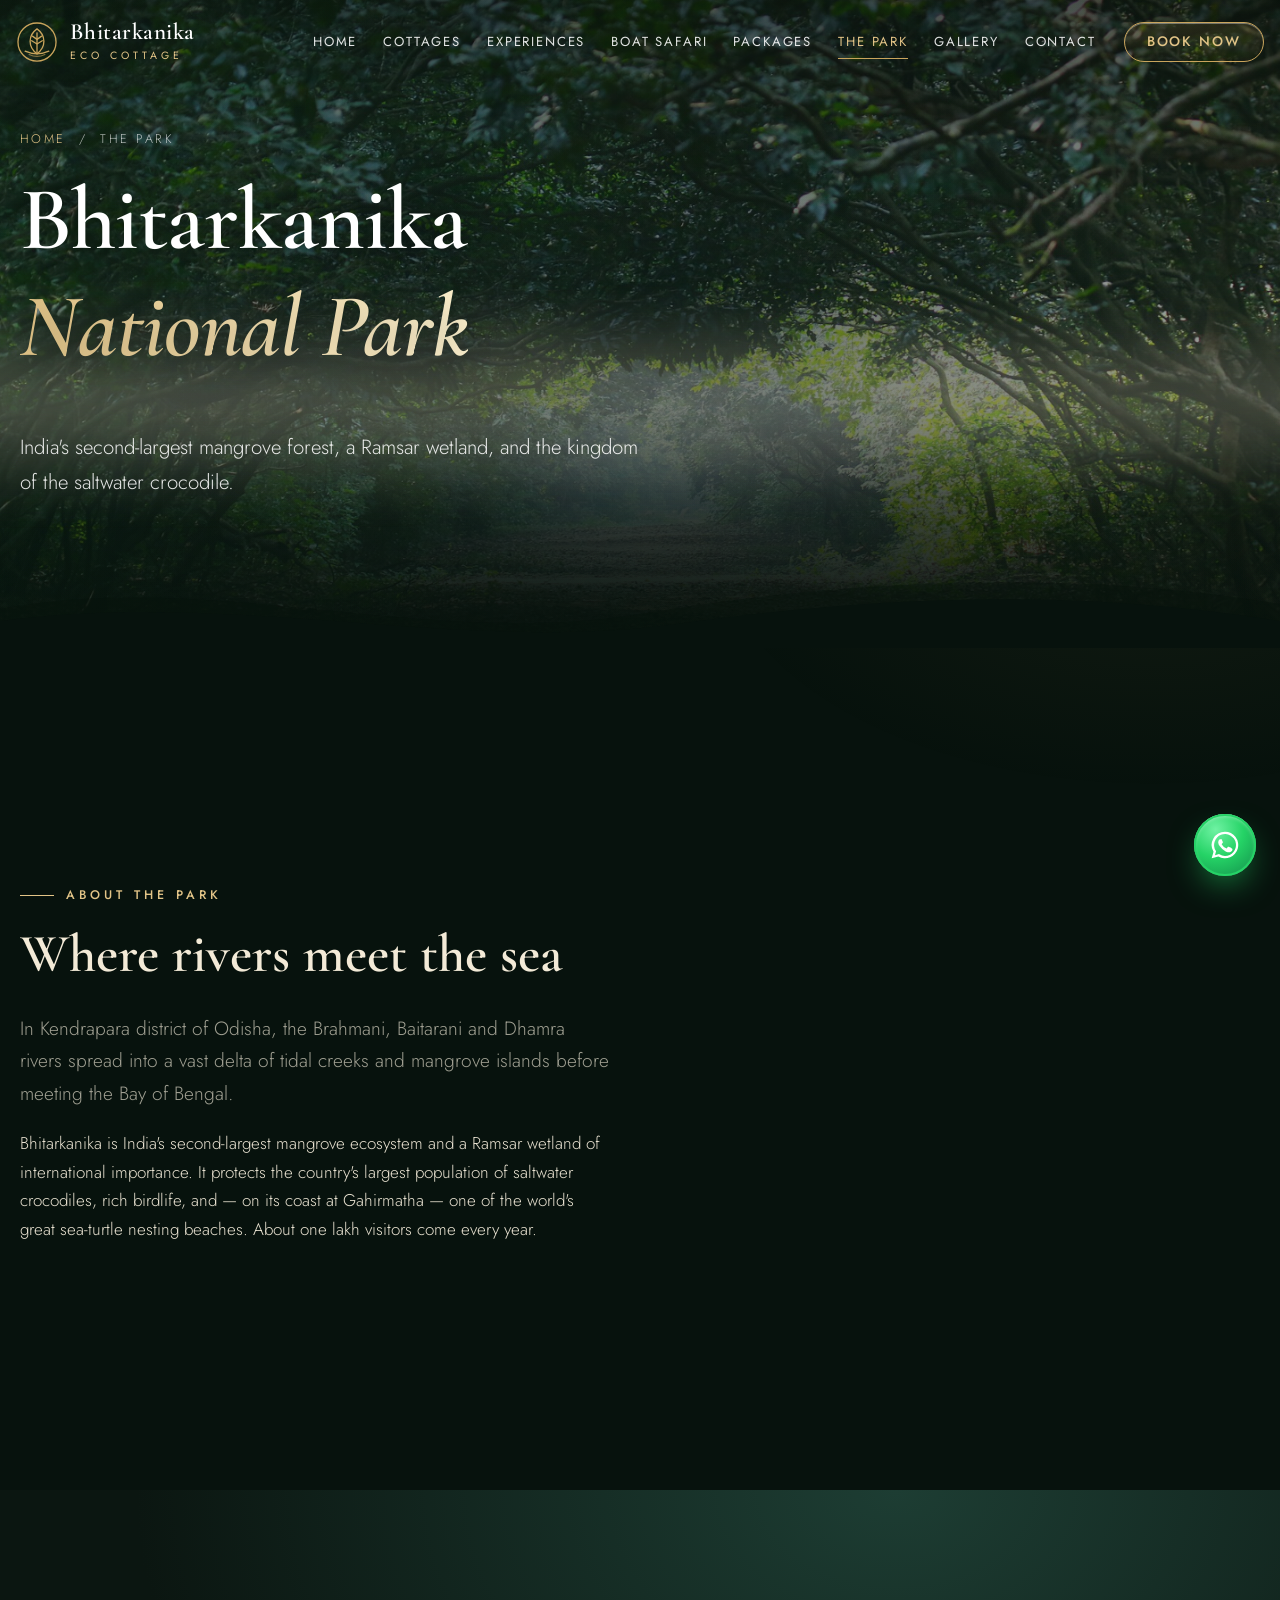
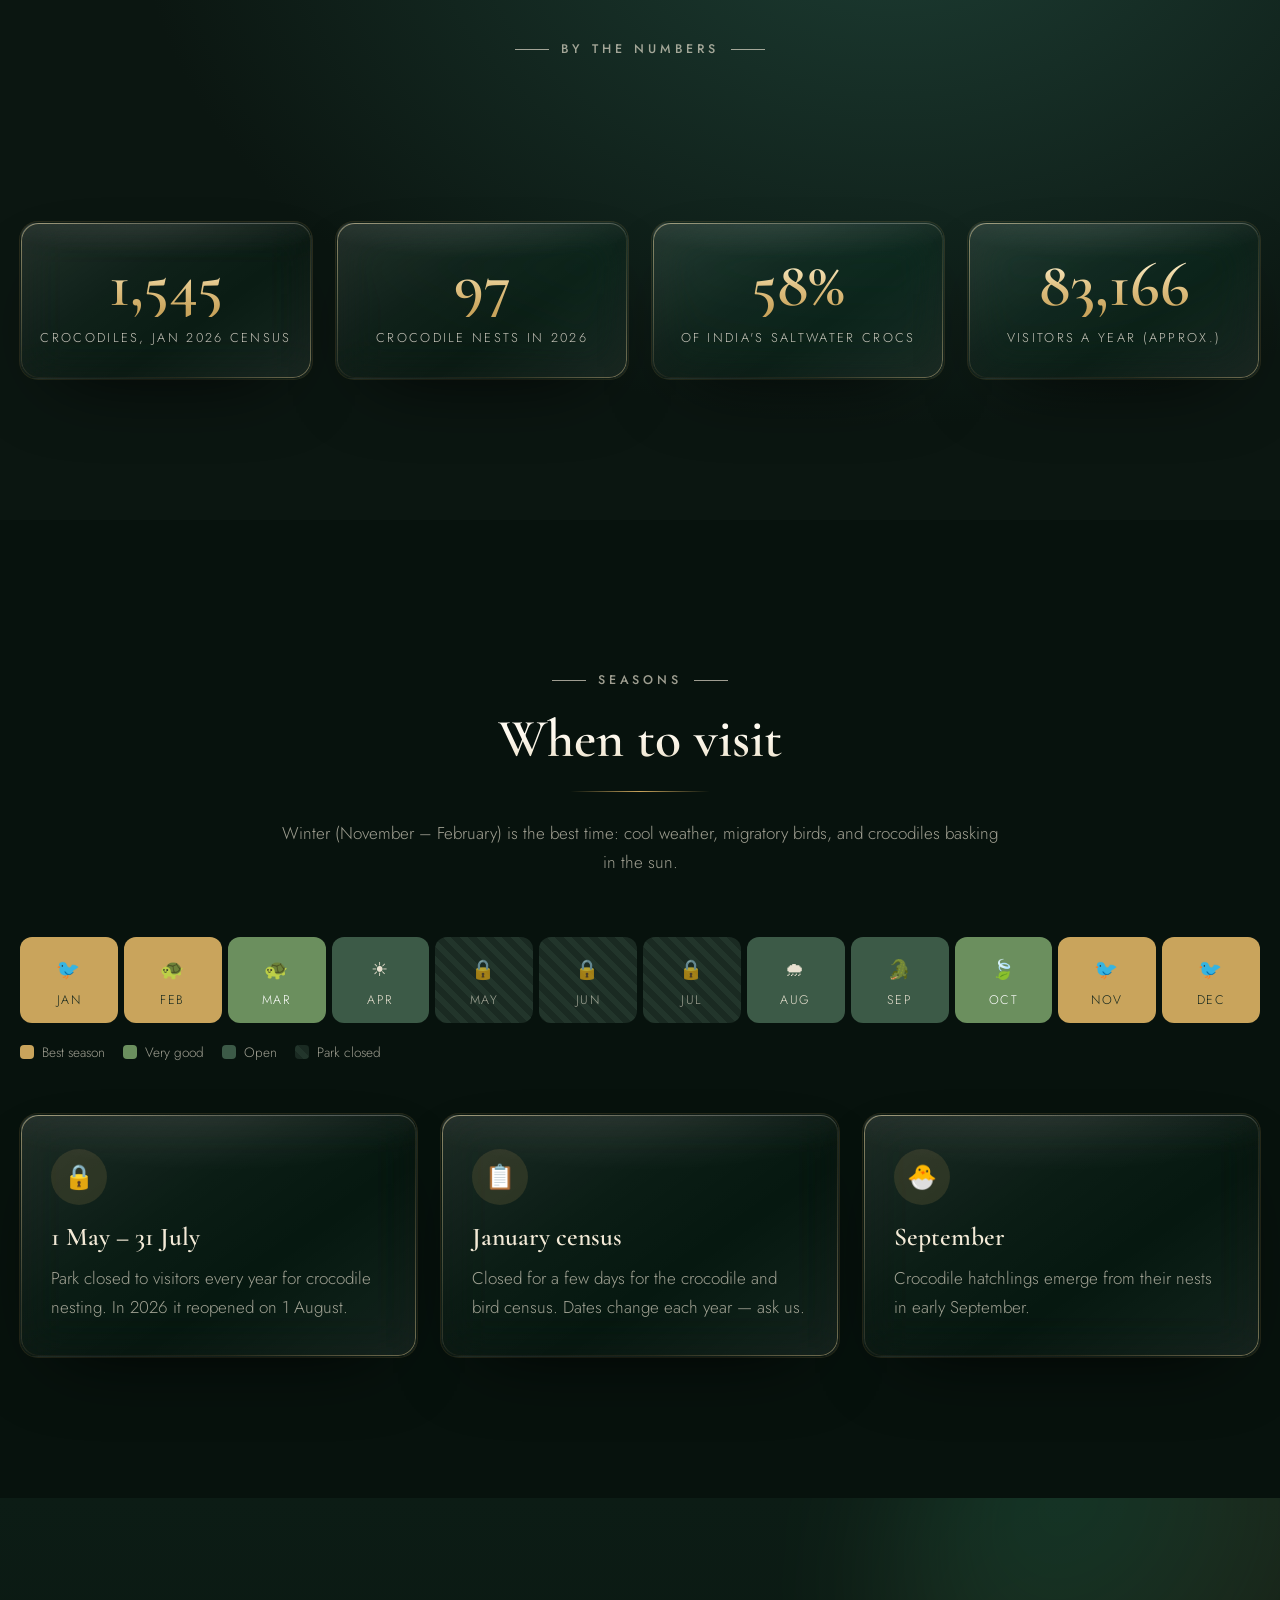
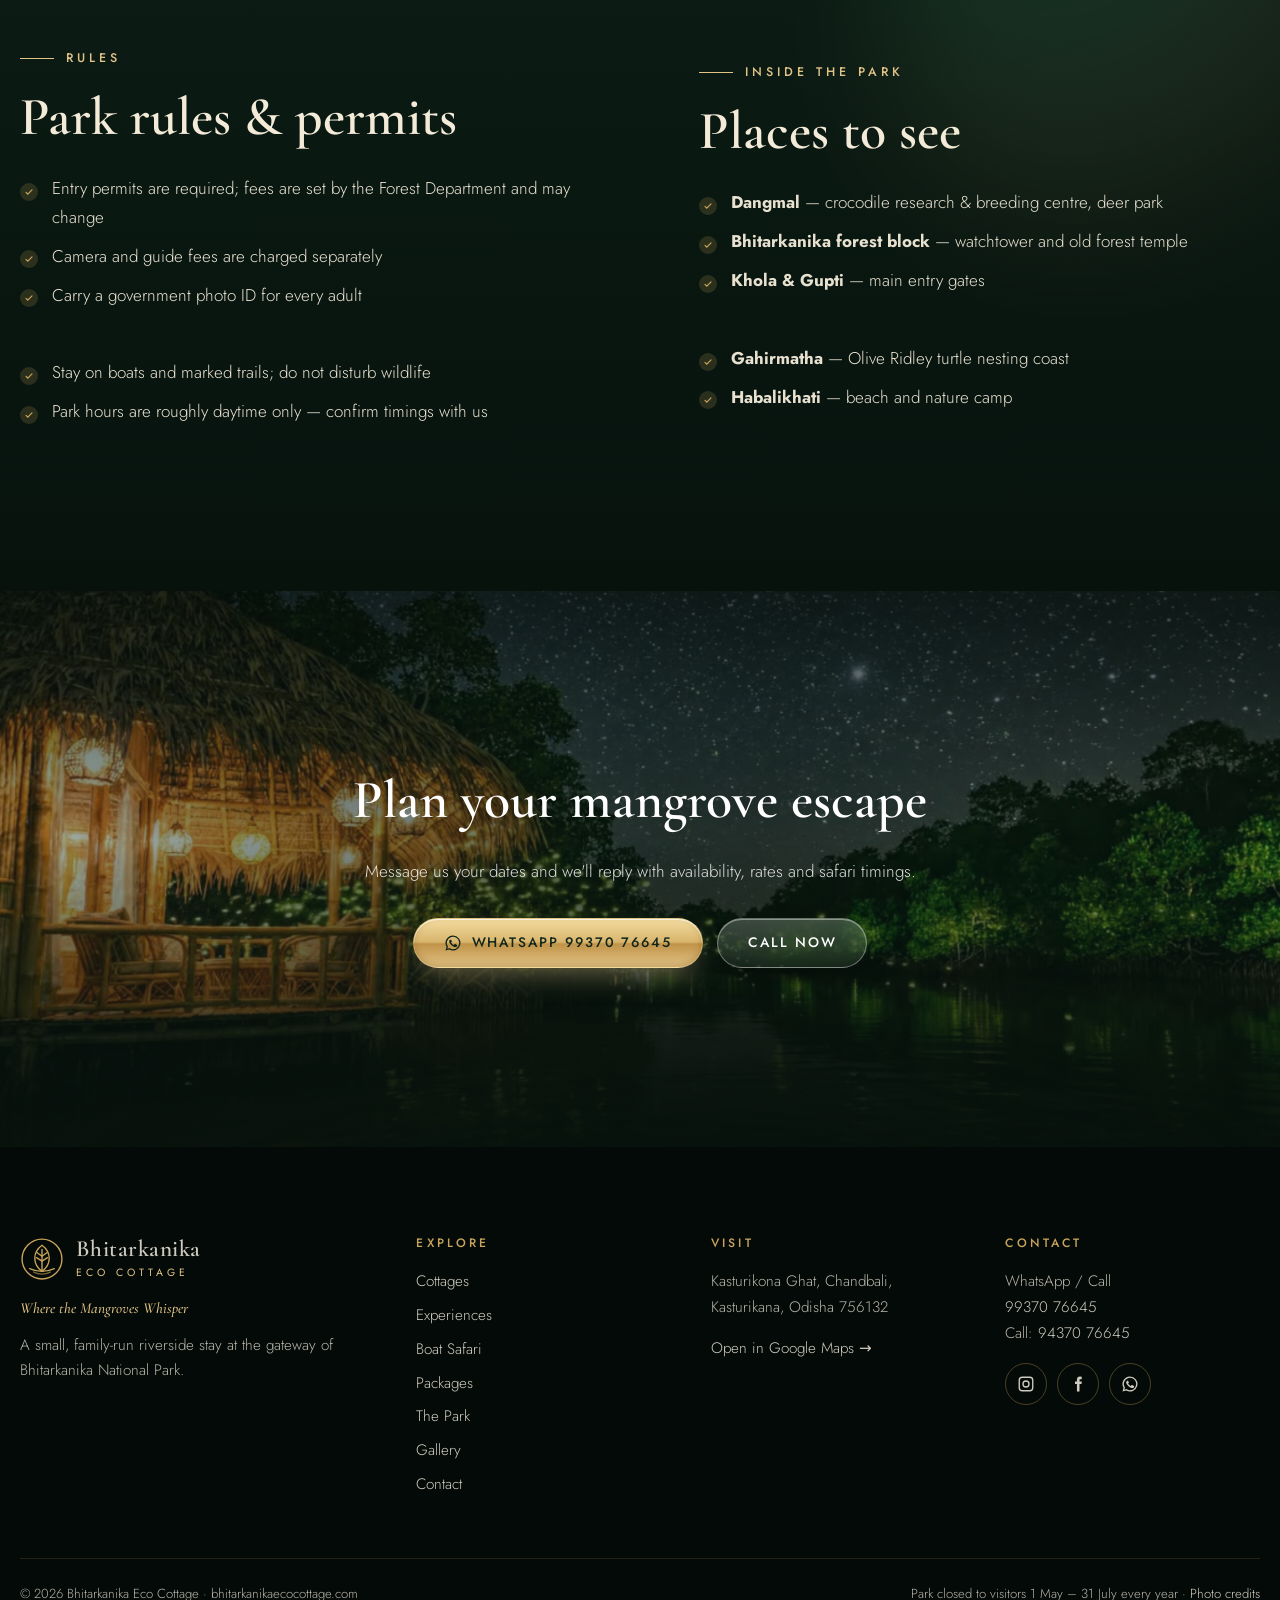
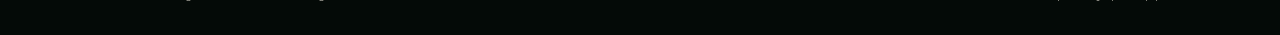
<file: bhitarkanika.html>
<!doctype html>
<html lang="en">
<head>
  <meta charset="utf-8">
  <meta name="viewport" content="width=device-width, initial-scale=1">
  <title>Bhitarkanika National Park Guide | Seasons, Rules & Wildlife</title>
  <meta name="description" content="Guide to Bhitarkanika National Park, Odisha: saltwater crocodiles, mangroves, best time to visit, closure dates (1 May – 31 July), entry rules and how to visit.">
  <meta name="theme-color" content="#07120D">
  <link rel="canonical" href="https://bhitarkanikaecocottage.com/bhitarkanika.html">
  <link rel="icon" href="assets/favicon.svg" type="image/svg+xml">
  <meta property="og:title" content="Bhitarkanika National Park Guide | Seasons, Rules & Wildlife">
  <meta property="og:description" content="Guide to Bhitarkanika National Park, Odisha: saltwater crocodiles, mangroves, best time to visit, closure dates (1 May – 31 July), entry rules and how to visit.">
  <meta property="og:image" content="https://bhitarkanikaecocottage.com/images/hero.jpg">
  <link rel="preconnect" href="https://fonts.googleapis.com">
  <link rel="preconnect" href="https://fonts.gstatic.com" crossorigin>
  <link href="https://fonts.googleapis.com/css2?family=Cormorant+Garamond:ital,wght@0,500;0,600;0,700;1,500&family=Jost:wght@300;400;500&display=swap" rel="stylesheet">
  <link rel="stylesheet" href="css/style.css?v=3">
  <noscript><style>.veil{display:none}.reveal,.reveal--mask{opacity:1;transform:none;clip-path:none}.split-line>span{transform:none}.hero .fade-up{opacity:1;transform:none}</style></noscript>
</head>
<body data-page="bhitarkanika.html">
<div class="veil" aria-hidden="true"><div class="veil__inner">
  <svg class="veil__mark" viewBox="0 0 64 64" fill="none" stroke="#C9A45C" stroke-width="1.6" stroke-linecap="round"><circle cx="32" cy="32" r="29"/><path d="M32 50 C18 40 18 22 32 12 C46 22 46 40 32 50Z"/><path d="M32 50 V18"/><path d="M14 46 Q32 54 50 46"/></svg>
  <span class="veil__word">The Park</span></div></div>
<a class="skip" href="#main">Skip to content</a>
<div id="site-header"></div>

<main id="main">
<section class="hero page-hero" data-wave="">
  <div class="hero__bg ph" style="background-image:url(images/park-hero.jpg),url(assets/scenes/croc.svg)"></div>
  <div class="hero__overlay"></div>
  <div class="mist mist--1"></div>
  <div class="birds" data-n="4"></div>
  <div class="hero__content">
    <p class="crumbs fade-up"><a href="index.html">Home</a> &nbsp;/&nbsp; The Park</p>
    <h1><span class="split-line"><span>Bhitarkanika</span></span><span class="split-line"><span><em>National Park</em></span></span></h1>
    <p class="hero__sub fade-up d1">India's second-largest mangrove forest, a Ramsar wetland, and the kingdom of the saltwater crocodile.</p>
  </div>
</section>
<section class="section">
  <div class="container split">
    <div>
      <p class="eyebrow eyebrow--dark reveal">About the park</p>
      <h2 class="reveal" style="--d:.1s">Where rivers meet the sea</h2>
      <p class="lead reveal" style="--d:.2s">In Kendrapara district of Odisha, the Brahmani, Baitarani and Dhamra rivers spread into a vast delta of tidal creeks and mangrove islands before meeting the Bay of Bengal.</p>
      <p class="reveal" style="--d:.3s">Bhitarkanika is India's second-largest mangrove ecosystem and a Ramsar wetland of international importance. It protects the country's largest population of saltwater crocodiles, rich birdlife, and — on its coast at Gahirmatha — one of the world's great sea-turtle nesting beaches. About one lakh visitors come every year.</p>
    </div>
    <div class="split__media">
      <div class="photo photo--tall reveal--mask"><div class="ph" data-parallax="-.06" style="position:absolute;inset:-10%;background-image:url(images/park-1.jpg),url(assets/scenes/dusk.svg)"></div></div>
      <div class="photo photo--small reveal--mask" style="--d:.3s"><div class="ph" style="position:absolute;inset:0;background-image:url(images/park-2.jpg),url(assets/scenes/heron.svg)"></div></div>
    </div>
  </div>
</section>
<section class="section night">
  <canvas class="fireflies" data-count="60"></canvas>
  <div class="container">
    <div class="section__head">
      <p class="eyebrow reveal">By the numbers</p>
      <h2 class="reveal" style="--d:.1s"><span class="glow-text">The park in numbers</span></h2>
      
    </div>
    <div class="stats" data-stagger=".12">
      <div class="stat glass"><strong data-count="1858">1,858</strong><span>Crocodiles, Jan 2026 census</span></div>
      <div class="stat glass"><strong data-count="117">117</strong><span>Crocodile nests in 2026</span></div>
      <div class="stat glass"><strong data-count="70" data-suffix="%">70%</strong><span>Of India's saltwater crocs</span></div>
      <div class="stat glass"><strong data-count="100000" >1,00,000</strong><span>Visitors a year (approx.)</span></div>
    </div>
  </div>
</section>
<section class="section">
  <div class="container">
    <div class="section__head">
      <p class="eyebrow eyebrow--dark reveal">Seasons</p>
      <h2 class="reveal" style="--d:.1s">When to visit</h2>
      <p class="reveal" style="--d:.2s">Winter (November – February) is the best time: cool weather, migratory birds, and crocodiles basking in the sun.</p>
    </div>
    <div class="calendar"></div>
    <div class="legend reveal"><span><i class="m-best"></i>Best season</span><span><i class="m-good"></i>Very good</span><span><i class="m-ok"></i>Open</span><span><i class="m-closed"></i>Park closed</span></div>
    <div class="facts" style="margin-top:50px" data-stagger=".1">
      <div class="fact"><div class="fact__icon">🔒</div><h3>1 May – 31 July</h3><p>Park closed to visitors every year for crocodile nesting. In 2026 it reopened on 1 August.</p></div>
      <div class="fact"><div class="fact__icon">📋</div><h3>January census</h3><p>Closed for a few days for the crocodile and bird census. Dates change each year — ask us.</p></div>
      <div class="fact"><div class="fact__icon">🐣</div><h3>September</h3><p>Crocodile hatchlings emerge from their nests in early September.</p></div>
    </div>
  </div>
</section>
<section class="section section--sand">
  <div class="container split">
    <div>
      <p class="eyebrow eyebrow--dark reveal">Rules</p><h2 class="reveal" style="--d:.1s">Park rules &amp; permits</h2>
      <ul class="ticks" data-stagger=".06">
        <li>Entry permits are required; fees are set by the Forest Department and may change</li>
        <li>Camera and guide fees are charged separately</li>
        <li>Carry a government photo ID for every adult</li>
        <li>Plastic is completely banned inside the park</li>
        <li>Stay on boats and marked trails; do not disturb wildlife</li>
        <li>Park hours are roughly daytime only — confirm timings with us</li>
      </ul>
    </div>
    <div>
      <p class="eyebrow eyebrow--dark reveal">Inside the park</p><h2 class="reveal" style="--d:.1s">Places to see</h2>
      <ul class="ticks" data-stagger=".06">
        <li><b>Dangmal</b> — crocodile research &amp; breeding centre, deer park</li>
        <li><b>Bhitarkanika forest block</b> — watchtower and old forest temple</li>
        <li><b>Khola &amp; Gupti</b> — main entry gates</li>
        <li><b>Bagagahana</b> — heronry near Surajpore creek</li>
        <li><b>Gahirmatha</b> — Olive Ridley turtle nesting coast</li>
        <li><b>Habalikhati</b> — beach and nature camp</li>
      </ul>
    </div>
  </div>
</section>
<section class="cta">
  <div class="hero__bg ph" style="background-image:url(media/fireflies-night.jpg),url(images/cta.jpg),url(assets/scenes/night.svg)"></div>
  <video class="hero__video" src="media/fireflies-night.mp4" poster="media/fireflies-night.jpg" preload="none" muted loop playsinline aria-hidden="true"></video>
  <div class="hero__overlay"></div>
  <canvas class="fireflies" data-count="45"></canvas>
  <div class="container">
    <h2 class="reveal">Plan your mangrove escape</h2>
    <p class="reveal" style="--d:.1s">Message us your dates and we'll reply with availability, rates and safari timings.</p>
    <div class="hero__btns reveal" style="--d:.2s">
      <a href="#" class="btn btn--gold js-wa" data-msg="Namaskar! I'd like to plan a trip to Bhitarkanika."><span data-icon="wa"></span>WhatsApp 99370 76645</a>
      <a href="tel:+919937076645" class="btn btn--glass">Call Now</a>
    </div>
  </div>
</section>
</main>

<div id="site-footer"></div>
<script src="js/main.js?v=3"></script>
</body>
</html>
</file>
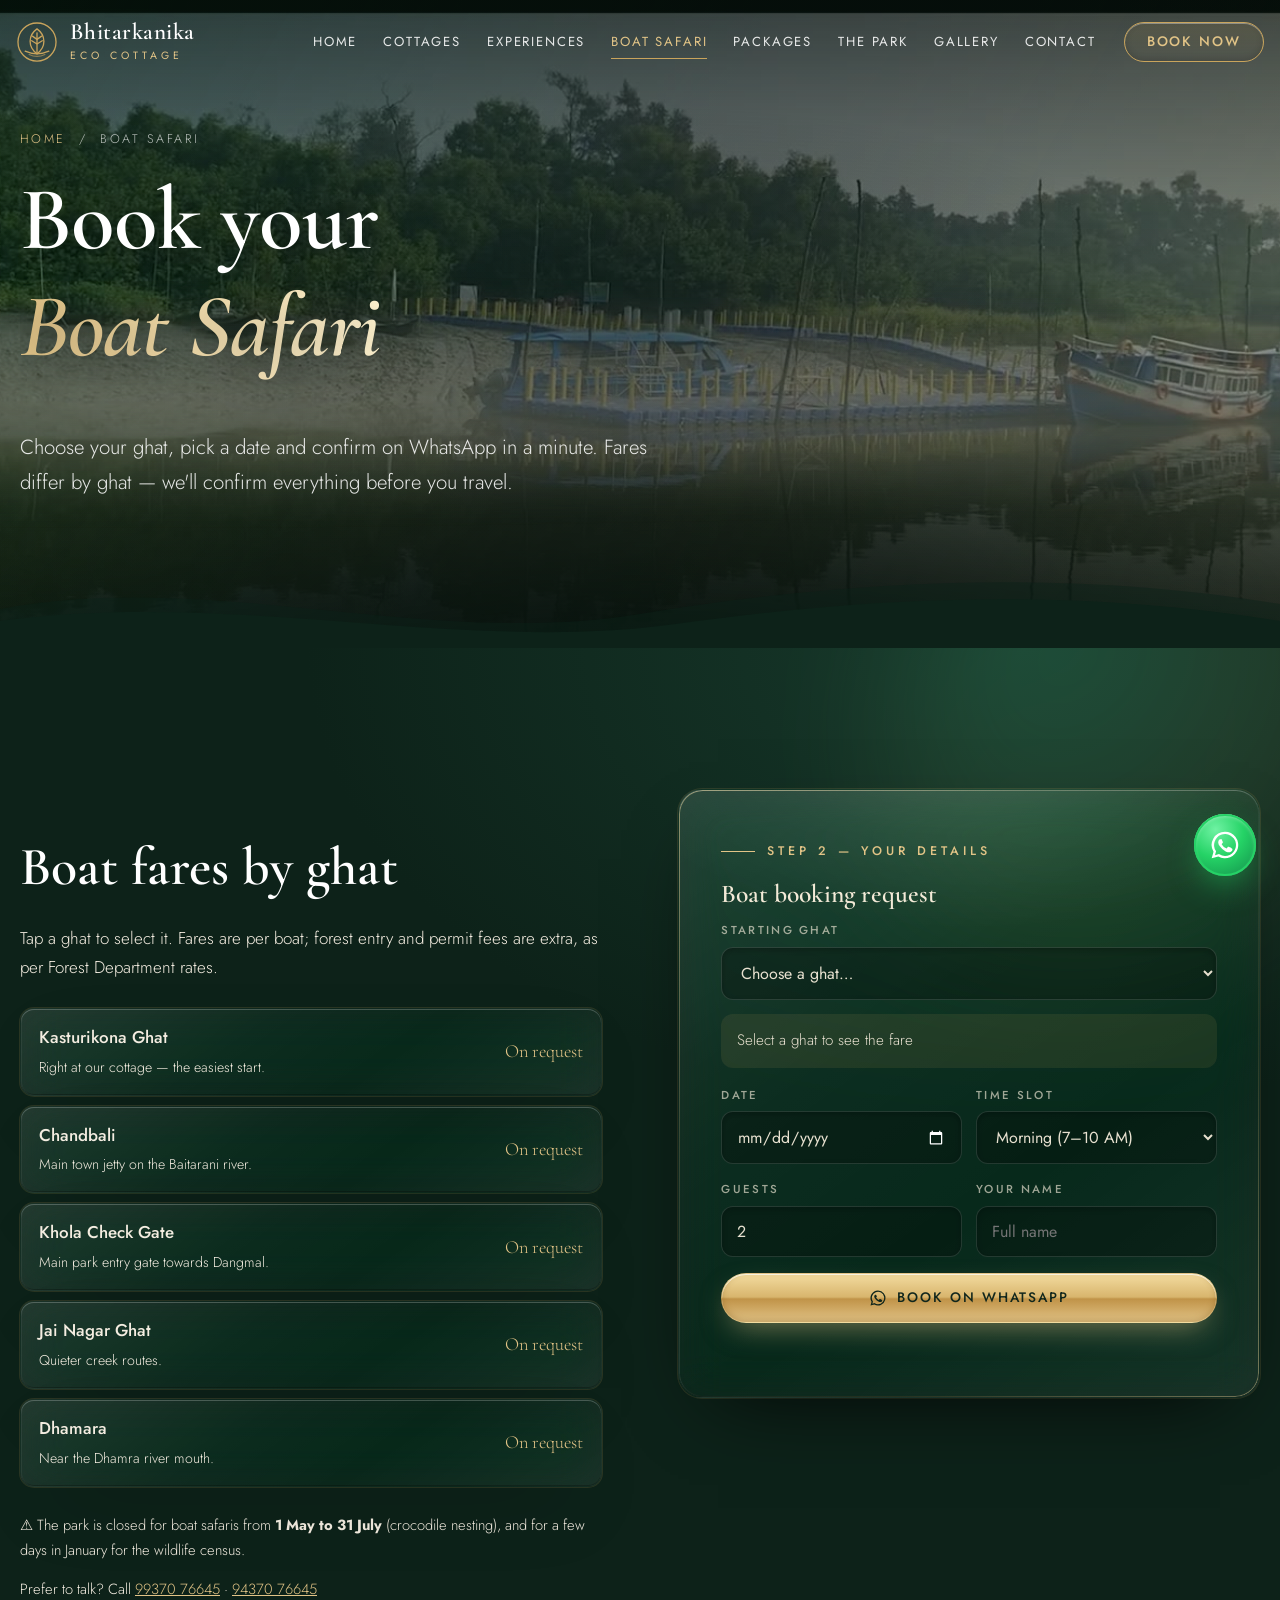
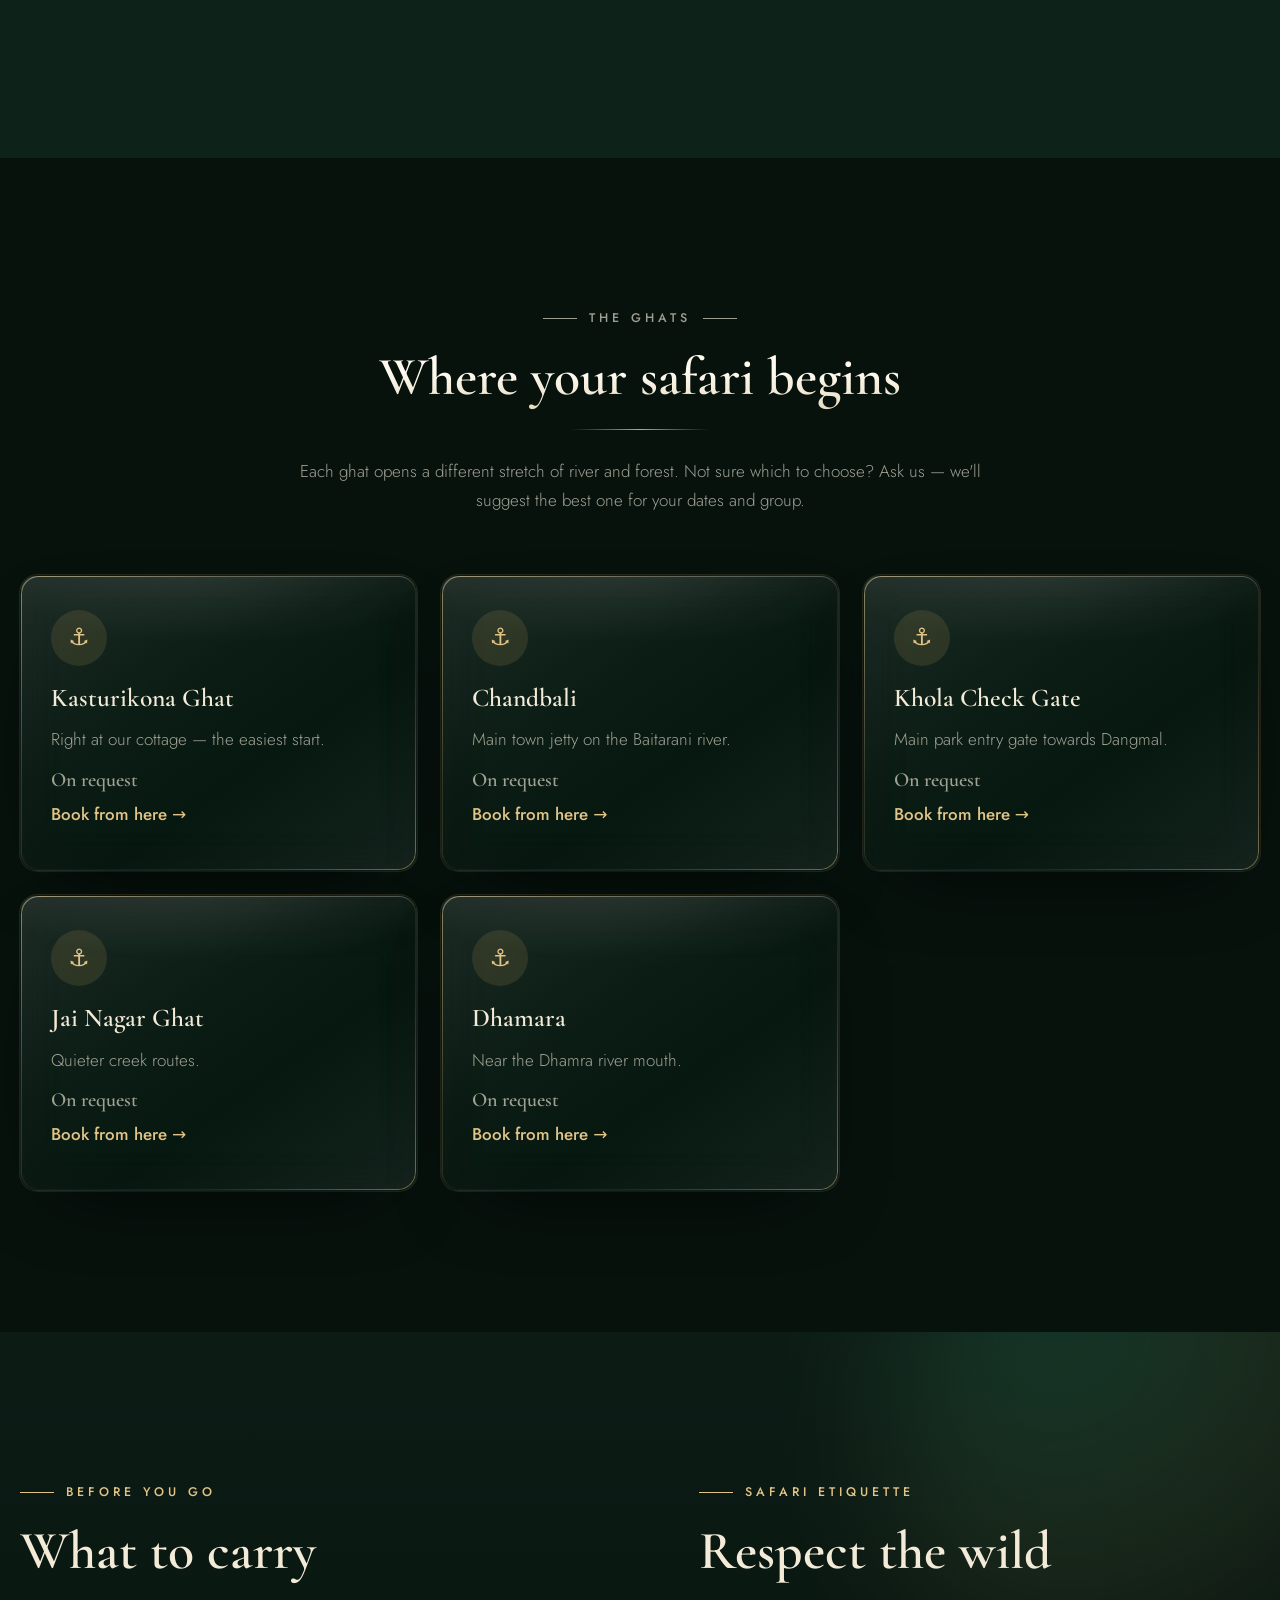
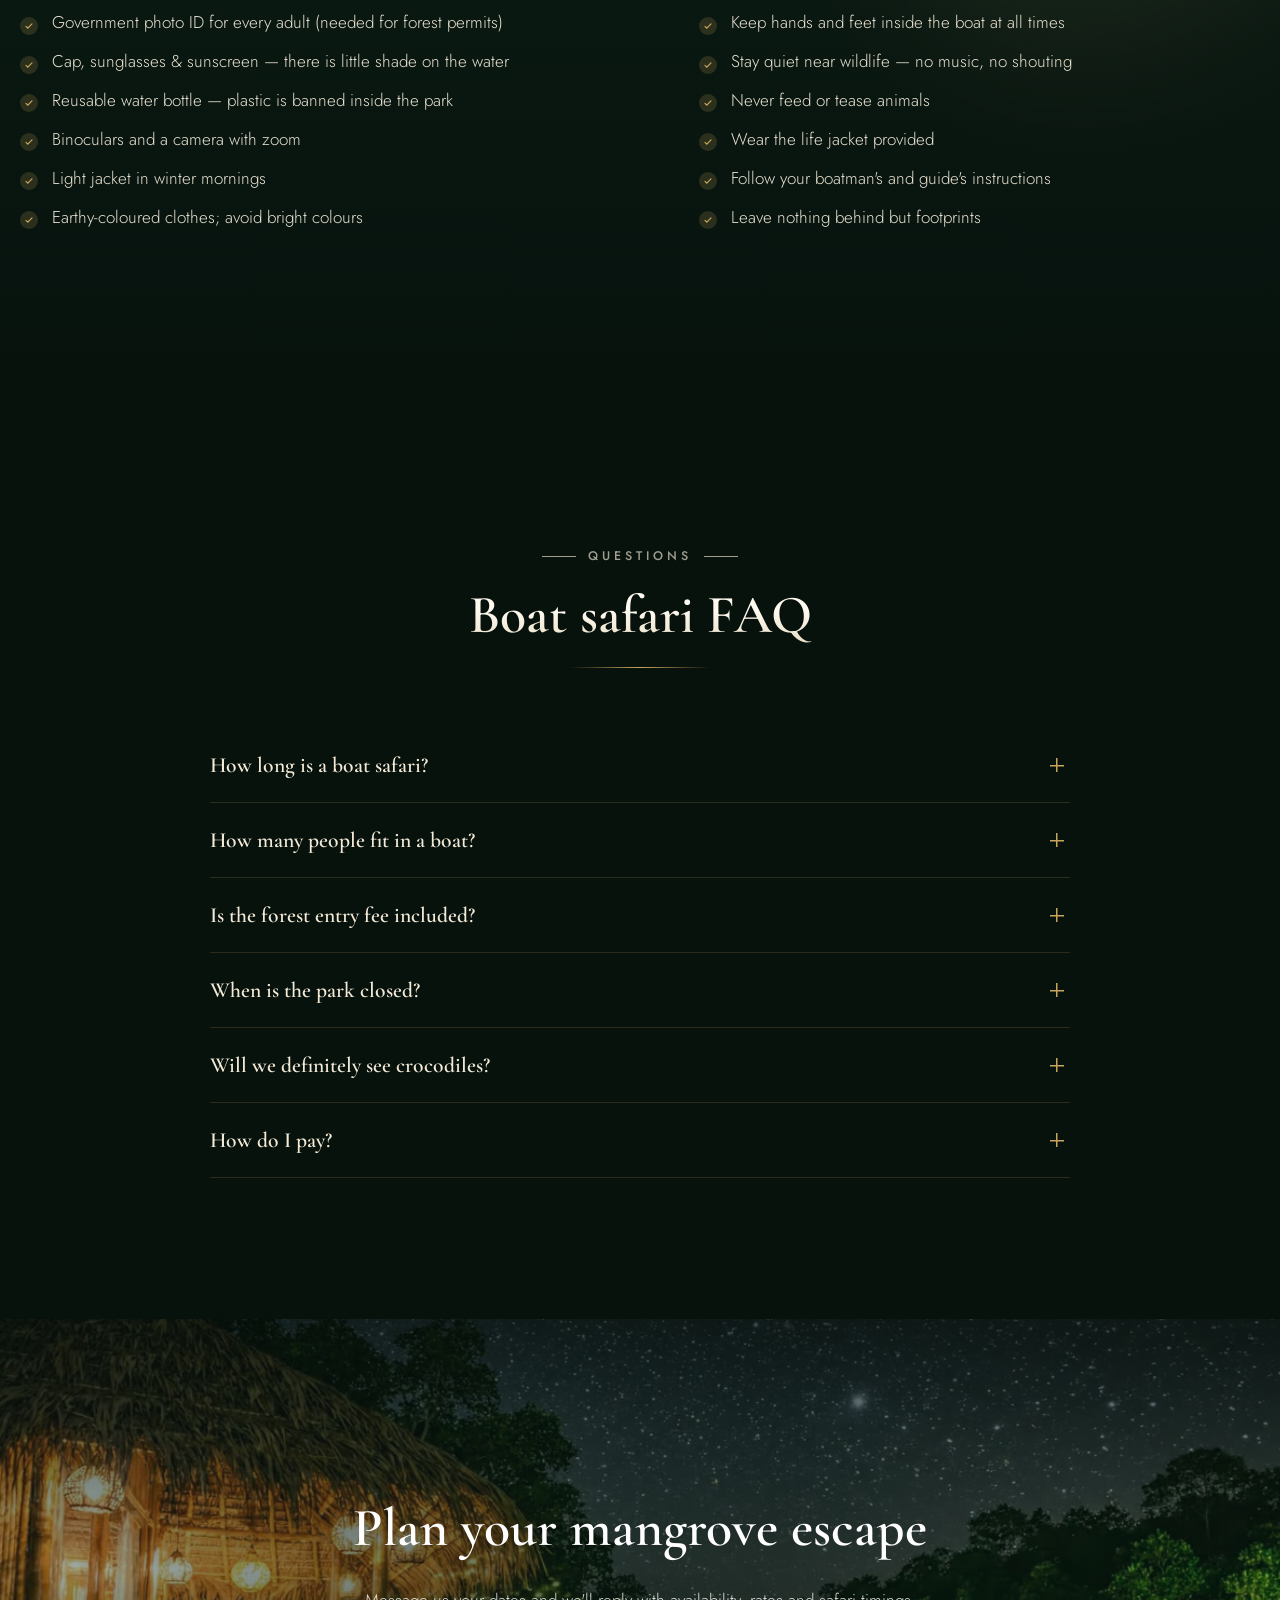
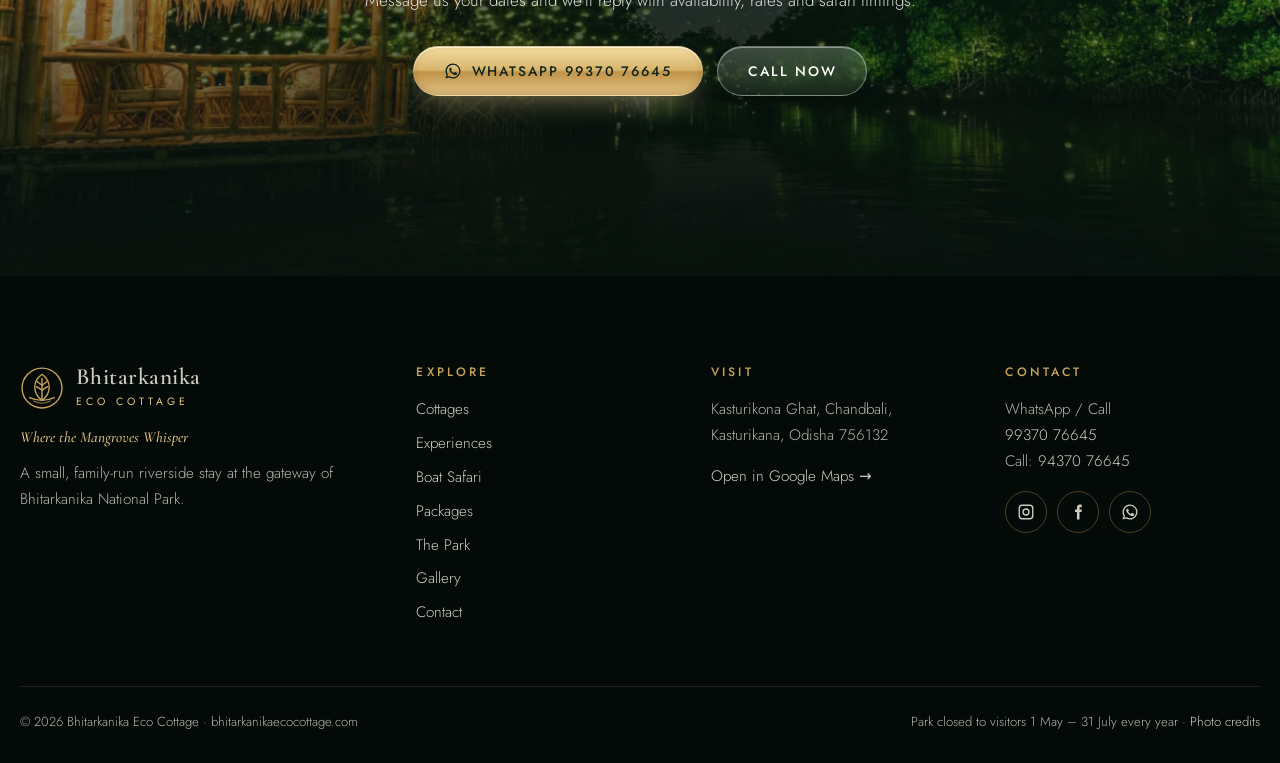
<file: boat-safari.html>
<!doctype html>
<html lang="en">
<head>
  <meta charset="utf-8">
  <meta name="viewport" content="width=device-width, initial-scale=1">
  <title>Book a Boat Safari | Bhitarkanika Eco Cottage — 5 Ghats</title>
  <meta name="description" content="Book a Bhitarkanika mangrove boat safari from Kasturikona, Chandbali, Khola, Jai Nagar or Dhamara ghat. Fares by ghat, confirmed on WhatsApp.">
  <meta name="theme-color" content="#07120D">
  <link rel="canonical" href="https://bhitarkanikaecocottage.com/boat-safari.html">
  <link rel="icon" href="assets/favicon.svg" type="image/svg+xml">
  <meta property="og:title" content="Book a Boat Safari | Bhitarkanika Eco Cottage — 5 Ghats">
  <meta property="og:description" content="Book a Bhitarkanika mangrove boat safari from Kasturikona, Chandbali, Khola, Jai Nagar or Dhamara ghat. Fares by ghat, confirmed on WhatsApp.">
  <meta property="og:image" content="https://bhitarkanikaecocottage.com/images/hero.jpg">
  <link rel="preconnect" href="https://fonts.googleapis.com">
  <link rel="preconnect" href="https://fonts.gstatic.com" crossorigin>
  <link href="https://fonts.googleapis.com/css2?family=Cormorant+Garamond:ital,wght@0,500;0,600;0,700;1,500&family=Jost:wght@300;400;500&display=swap" rel="stylesheet">
  <link rel="stylesheet" href="css/style.css?v=3">
  <noscript><style>.veil{display:none}.reveal,.reveal--mask{opacity:1;transform:none;clip-path:none}.split-line>span{transform:none}.hero .fade-up{opacity:1;transform:none}</style></noscript>
</head>
<body data-page="boat-safari.html">
<div class="veil" aria-hidden="true"><div class="veil__inner">
  <svg class="veil__mark" viewBox="0 0 64 64" fill="none" stroke="#C9A45C" stroke-width="1.6" stroke-linecap="round"><circle cx="32" cy="32" r="29"/><path d="M32 50 C18 40 18 22 32 12 C46 22 46 40 32 50Z"/><path d="M32 50 V18"/><path d="M14 46 Q32 54 50 46"/></svg>
  <span class="veil__word">Book a Boat</span></div></div>
<a class="skip" href="#main">Skip to content</a>
<div id="site-header"></div>

<main id="main">
<section class="hero page-hero" data-wave="wave--green">
  <div class="hero__bg ph" style="background-image:url(media/boat-jetty.jpg),url(assets/scenes/dawn.svg)"></div>
  <video class="hero__video" src="media/boat-jetty.mp4" poster="media/boat-jetty.jpg" autoplay muted loop playsinline aria-hidden="true"></video>
  <div class="hero__overlay"></div>
  <div class="mist mist--1"></div>
  <div class="birds" data-n="4"></div>
  <div class="hero__content">
    <p class="crumbs fade-up"><a href="index.html">Home</a> &nbsp;/&nbsp; Boat Safari</p>
    <h1><span class="split-line"><span>Book your</span></span><span class="split-line"><span><em>Boat Safari</em></span></span></h1>
    <p class="hero__sub fade-up d1">Choose your ghat, pick a date and confirm on WhatsApp in a minute. Fares differ by ghat — we'll confirm everything before you travel.</p>
  </div>
</section>
<section class="section section--green" id="book">
  <div class="container boat">
    <div>
      <p class="eyebrow reveal">Step 1 — choose a ghat</p>
      <h2 class="reveal" style="--d:.1s">Boat fares by ghat</h2>
      <p class="reveal" style="--d:.2s">Tap a ghat to select it. Fares are per boat; forest entry and permit fees are extra, as per Forest Department rates.</p>
      <ul class="ghat-list" id="ghatList"></ul>
      <p class="note reveal">⚠ The park is closed for boat safaris from <strong>1 May to 31 July</strong> (crocodile nesting), and for a few days in January for the wildlife census.</p>
      <p class="note reveal">Prefer to talk? Call <a href="tel:+919937076645">99370 76645</a> · <a href="tel:+919437076645">94370 76645</a></p>
    </div>
    <form class="form-card reveal reveal--right" id="boat-form" novalidate>
      <p class="eyebrow eyebrow--dark">Step 2 — your details</p>
      <h3>Boat booking request</h3>
      <label>Starting ghat<select name="ghat" id="ghatSelect" required></select></label>
      <div class="fare" id="fareBox">Select a ghat to see the fare</div>
      <div class="row2">
        <label>Date<input type="date" name="date" required></label>
        <label>Time slot<select name="slot"><option>Morning (7–10 AM)</option><option>Midday (10 AM–1 PM)</option><option>Afternoon (1–4 PM)</option></select></label>
      </div>
      <div class="row2">
        <label>Guests<input type="number" name="guests" min="1" max="40" value="2" required></label>
        <label>Your name<input type="text" name="name" autocomplete="name" placeholder="Full name" required></label>
      </div>
      <button type="submit" class="btn btn--gold btn--block"><span data-icon="wa"></span>Book on WhatsApp</button>
      <p class="form-msg" role="status" aria-live="polite"></p>
    </form>
  </div>
</section>
<section class="section">
  <div class="container">
    <div class="section__head">
      <p class="eyebrow eyebrow--dark reveal">The ghats</p>
      <h2 class="reveal" style="--d:.1s">Where your safari begins</h2>
      <p class="reveal" style="--d:.2s">Each ghat opens a different stretch of river and forest. Not sure which to choose? Ask us — we'll suggest the best one for your dates and group.</p>
    </div>
    <div class="facts ghat-cards" data-stagger=".08"></div>
  </div>
</section>
<section class="section section--sand">
  <div class="container split">
    <div>
      <p class="eyebrow eyebrow--dark reveal">Before you go</p><h2 class="reveal" style="--d:.1s">What to carry</h2>
      <ul class="ticks" data-stagger=".06">
        <li>Government photo ID for every adult (needed for forest permits)</li>
        <li>Cap, sunglasses &amp; sunscreen — there is little shade on the water</li>
        <li>Reusable water bottle — plastic is banned inside the park</li>
        <li>Binoculars and a camera with zoom</li>
        <li>Light jacket in winter mornings</li>
        <li>Earthy-coloured clothes; avoid bright colours</li>
      </ul>
    </div>
    <div>
      <p class="eyebrow eyebrow--dark reveal">Safari etiquette</p><h2 class="reveal" style="--d:.1s">Respect the wild</h2>
      <ul class="ticks" data-stagger=".06">
        <li>Keep hands and feet inside the boat at all times</li>
        <li>Stay quiet near wildlife — no music, no shouting</li>
        <li>Never feed or tease animals</li>
        <li>Wear the life jacket provided</li>
        <li>Follow your boatman's and guide's instructions</li>
        <li>Leave nothing behind but footprints</li>
      </ul>
    </div>
  </div>
</section>
<section class="section">
  <div class="container">
    <div class="section__head">
      <p class="eyebrow eyebrow--dark reveal">Questions</p>
      <h2 class="reveal" style="--d:.1s">Boat safari FAQ</h2>
      
    </div>
    <div class="faq">
      <details><summary>How long is a boat safari?</summary><div>Usually 2.5 to 5 hours depending on the ghat and route. A trip from Chandbali to Khola alone takes about 2.5 hours on the Baitarani river.</div></details>
      <details><summary>How many people fit in a boat?</summary><div>Boats typically carry 5 to 20 people depending on size. Tell us your group size and we'll arrange the right boat.</div></details>
      <details><summary>Is the forest entry fee included?</summary><div>No. Forest entry, camera and guide fees are paid separately as per current Forest Department rates. We'll help you with the permits.</div></details>
      <details><summary>When is the park closed?</summary><div>Every year from 1 May to 31 July for crocodile nesting, and for a few days in January for the crocodile and bird census. Dates are announced by the Forest Department — ask us before you plan.</div></details>
      <details><summary>Will we definitely see crocodiles?</summary><div>It's wildlife, so nothing is guaranteed — but sightings are very common, especially on sunny winter mornings when crocodiles bask on the banks.</div></details>
      <details><summary>How do I pay?</summary><div>We confirm availability on WhatsApp first, then share payment details. UPI and cash accepted.</div></details>
    </div>
  </div>
</section>
<section class="cta">
  <div class="hero__bg ph" style="background-image:url(media/fireflies-night.jpg),url(images/cta.jpg),url(assets/scenes/night.svg)"></div>
  <video class="hero__video" src="media/fireflies-night.mp4" poster="media/fireflies-night.jpg" preload="none" muted loop playsinline aria-hidden="true"></video>
  <div class="hero__overlay"></div>
  <canvas class="fireflies" data-count="45"></canvas>
  <div class="container">
    <h2 class="reveal">Plan your mangrove escape</h2>
    <p class="reveal" style="--d:.1s">Message us your dates and we'll reply with availability, rates and safari timings.</p>
    <div class="hero__btns reveal" style="--d:.2s">
      <a href="#" class="btn btn--gold js-wa" data-msg="Namaskar! I'd like to plan a trip to Bhitarkanika."><span data-icon="wa"></span>WhatsApp 99370 76645</a>
      <a href="tel:+919937076645" class="btn btn--glass">Call Now</a>
    </div>
  </div>
</section>
</main>

<div id="site-footer"></div>
<script src="js/main.js?v=3"></script>
</body>
</html>
</file>
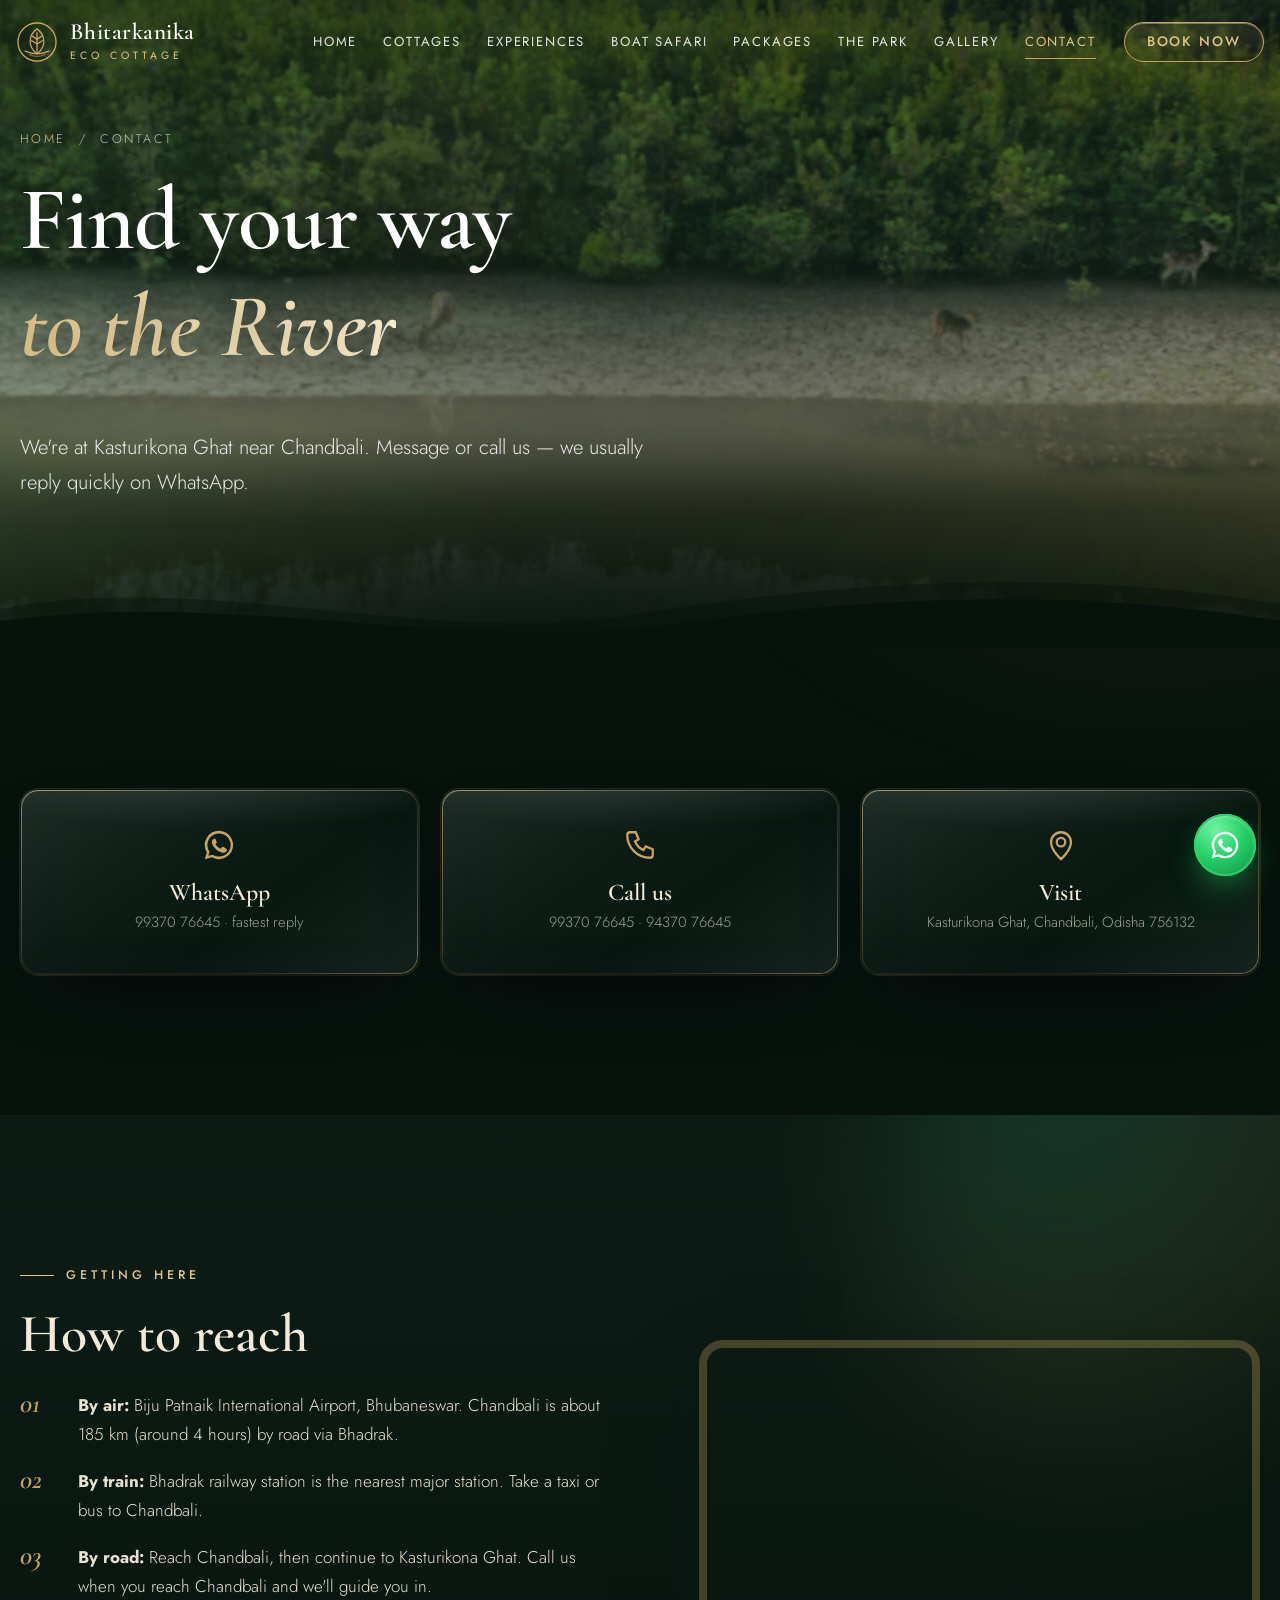
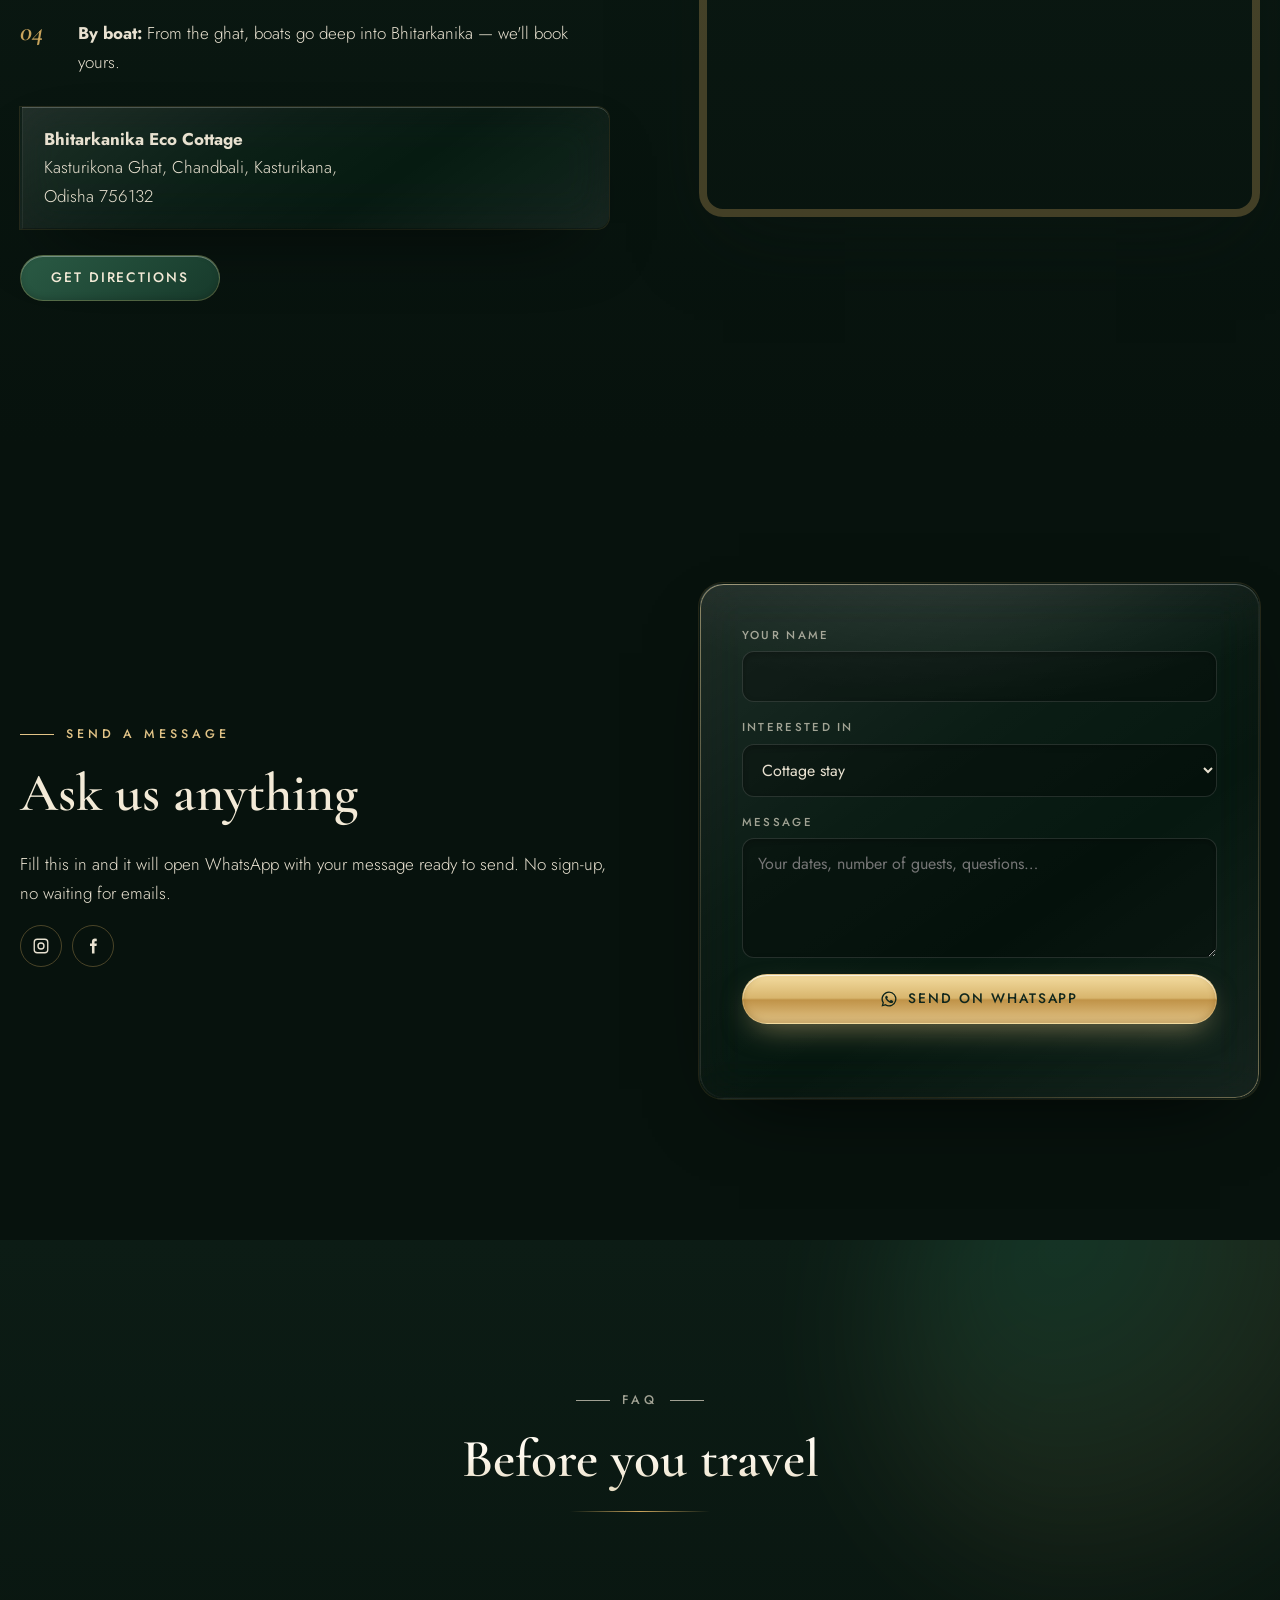
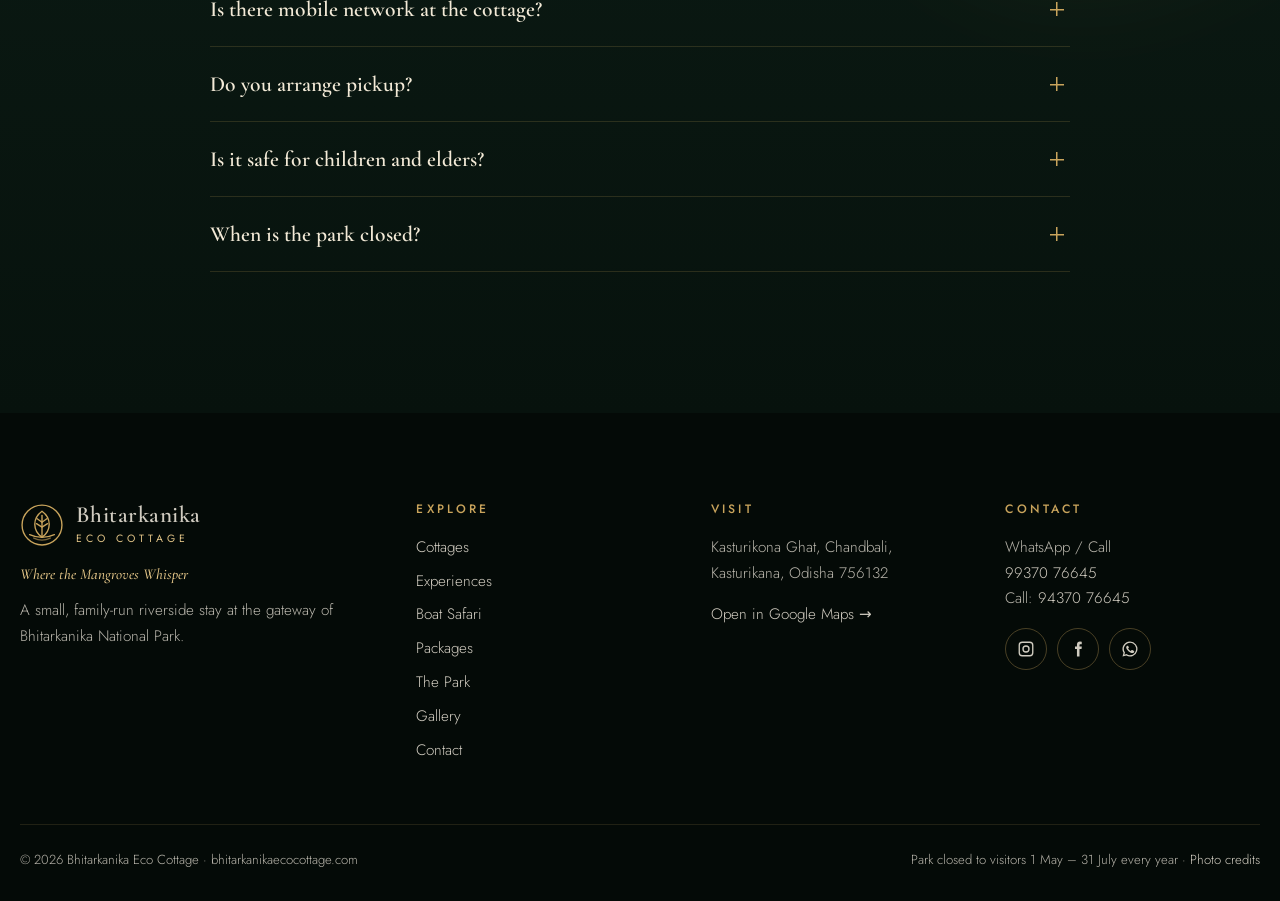
<file: contact.html>
<!doctype html>
<html lang="en">
<head>
  <meta charset="utf-8">
  <meta name="viewport" content="width=device-width, initial-scale=1">
  <title>Contact & How to Reach | Bhitarkanika Eco Cottage, Kasturikona Ghat</title>
  <meta name="description" content="Contact Bhitarkanika Eco Cottage on WhatsApp 99370 76645. Kasturikona Ghat, Chandbali, Odisha 756132 — directions from Bhubaneswar and Bhadrak.">
  <meta name="theme-color" content="#07120D">
  <link rel="canonical" href="https://bhitarkanikaecocottage.com/contact.html">
  <link rel="icon" href="assets/favicon.svg" type="image/svg+xml">
  <meta property="og:title" content="Contact & How to Reach | Bhitarkanika Eco Cottage, Kasturikona Ghat">
  <meta property="og:description" content="Contact Bhitarkanika Eco Cottage on WhatsApp 99370 76645. Kasturikona Ghat, Chandbali, Odisha 756132 — directions from Bhubaneswar and Bhadrak.">
  <meta property="og:image" content="https://bhitarkanikaecocottage.com/images/hero.jpg">
  <link rel="preconnect" href="https://fonts.googleapis.com">
  <link rel="preconnect" href="https://fonts.gstatic.com" crossorigin>
  <link href="https://fonts.googleapis.com/css2?family=Cormorant+Garamond:ital,wght@0,500;0,600;0,700;1,500&family=Jost:wght@300;400;500&display=swap" rel="stylesheet">
  <link rel="stylesheet" href="css/style.css?v=3">
  <noscript><style>.veil{display:none}.reveal,.reveal--mask{opacity:1;transform:none;clip-path:none}.split-line>span{transform:none}.hero .fade-up{opacity:1;transform:none}</style></noscript>
</head>
<body data-page="contact.html">
<div class="veil" aria-hidden="true"><div class="veil__inner">
  <svg class="veil__mark" viewBox="0 0 64 64" fill="none" stroke="#C9A45C" stroke-width="1.6" stroke-linecap="round"><circle cx="32" cy="32" r="29"/><path d="M32 50 C18 40 18 22 32 12 C46 22 46 40 32 50Z"/><path d="M32 50 V18"/><path d="M14 46 Q32 54 50 46"/></svg>
  <span class="veil__word">Find Us</span></div></div>
<a class="skip" href="#main">Skip to content</a>
<div id="site-header"></div>

<main id="main">
<section class="hero page-hero" data-wave="">
  <div class="hero__bg ph" style="background-image:url(images/contact-hero.jpg),url(assets/scenes/dawn.svg)"></div>
  <div class="hero__overlay"></div>
  <div class="mist mist--1"></div>
  <div class="birds" data-n="4"></div>
  <div class="hero__content">
    <p class="crumbs fade-up"><a href="index.html">Home</a> &nbsp;/&nbsp; Contact</p>
    <h1><span class="split-line"><span>Find your way</span></span><span class="split-line"><span><em>to the River</em></span></span></h1>
    <p class="hero__sub fade-up d1">We're at Kasturikona Ghat near Chandbali. Message or call us — we usually reply quickly on WhatsApp.</p>
  </div>
</section>
<section class="section">
  <div class="container">
    <div class="contact-cards" data-stagger=".12">
      <a class="contact-card js-wa" data-msg="Namaskar!"><span data-icon="wa"></span><strong>WhatsApp</strong><span>99370 76645 · fastest reply</span></a>
      <a class="contact-card" href="tel:+919937076645"><span data-icon="phone"></span><strong>Call us</strong><span>99370 76645 · 94370 76645</span></a>
      <a class="contact-card" href="https://www.google.com/maps/dir/?api=1&destination=Bhitarkanika+Eco+Cottage+Kasturikona+Ghat+Chandbali" target="_blank" rel="noopener"><span data-icon="pin"></span><strong>Visit</strong><span>Kasturikona Ghat, Chandbali, Odisha 756132</span></a>
    </div>
  </div>
</section>
<section class="section section--sand">
  <div class="container split">
    <div>
      <p class="eyebrow eyebrow--dark reveal">Getting here</p>
      <h2 class="reveal" style="--d:.1s">How to reach</h2>
      <ol class="route" data-stagger=".1">
        <li><strong>By air:</strong> Biju Patnaik International Airport, Bhubaneswar. Chandbali is about 185 km (around 4 hours) by road via Bhadrak.</li>
        <li><strong>By train:</strong> Bhadrak railway station is the nearest major station. Take a taxi or bus to Chandbali.</li>
        <li><strong>By road:</strong> Reach Chandbali, then continue to Kasturikona Ghat. Call us when you reach Chandbali and we'll guide you in.</li>
        <li><strong>By boat:</strong> From the ghat, boats go deep into Bhitarkanika — we'll book yours.</li>
      </ol>
      <address><strong>Bhitarkanika Eco Cottage</strong><br>Kasturikona Ghat, Chandbali, Kasturikana,<br>Odisha 756132</address>
      <a class="btn btn--green reveal" href="https://www.google.com/maps/dir/?api=1&destination=Bhitarkanika+Eco+Cottage+Kasturikona+Ghat+Chandbali" target="_blank" rel="noopener">Get Directions</a>
    </div>
    <div class="map reveal reveal--zoom">
      <iframe title="Map to Bhitarkanika Eco Cottage" loading="lazy" referrerpolicy="no-referrer-when-downgrade" src="https://www.google.com/maps?q=Bhitarkanika+Eco+Cottage,+Kasturikona+Ghat,+Chandbali,+Odisha&output=embed"></iframe>
    </div>
  </div>
</section>
<section class="section">
  <div class="container split">
    <div>
      <p class="eyebrow eyebrow--dark reveal">Send a message</p>
      <h2 class="reveal" style="--d:.1s">Ask us anything</h2>
      <p class="reveal" style="--d:.2s">Fill this in and it will open WhatsApp with your message ready to send. No sign-up, no waiting for emails.</p>
      <div class="social reveal" style="--d:.3s"><a href="https://www.instagram.com/bhitarkanikaecocottage/" target="_blank" rel="noopener" aria-label="Instagram" data-icon="ig"></a><a href="https://www.facebook.com/bhitarkanikaecocottage" target="_blank" rel="noopener" aria-label="Facebook" data-icon="fb"></a></div>
    </div>
    <form class="form-card reveal reveal--right" id="contact-form" novalidate>
      <label>Your name<input type="text" name="name" autocomplete="name" required></label>
      <label>Interested in<select name="topic"><option>Cottage stay</option><option>Boat safari</option><option>Package</option><option>Group / custom trip</option><option>Something else</option></select></label>
      <label>Message<textarea name="message" rows="4" placeholder="Your dates, number of guests, questions…" required></textarea></label>
      <button type="submit" class="btn btn--gold btn--block"><span data-icon="wa"></span>Send on WhatsApp</button>
      <p class="form-msg" role="status" aria-live="polite"></p>
    </form>
  </div>
</section>
<section class="section section--sand">
  <div class="container">
    <div class="section__head">
      <p class="eyebrow eyebrow--dark reveal">FAQ</p>
      <h2 class="reveal" style="--d:.1s">Before you travel</h2>
      
    </div>
    <div class="faq">
      <details><summary>Is there mobile network at the cottage?</summary><div>Mobile coverage is available around Chandbali; signal can be weak inside the park. Tell your family you may be offline during the safari.</div></details>
      <details><summary>Do you arrange pickup?</summary><div>Ask us on WhatsApp — we can guide you from Chandbali and help arrange local transport.</div></details>
      <details><summary>Is it safe for children and elders?</summary><div>Yes. Boats come with life jackets and experienced boatmen. Our family cottages are close to the dining area.</div></details>
      <details><summary>When is the park closed?</summary><div>1 May to 31 July every year, and a few days in January for the census.</div></details>
    </div>
  </div>
</section>
</main>

<div id="site-footer"></div>
<script src="js/main.js?v=3"></script>
</body>
</html>
</file>
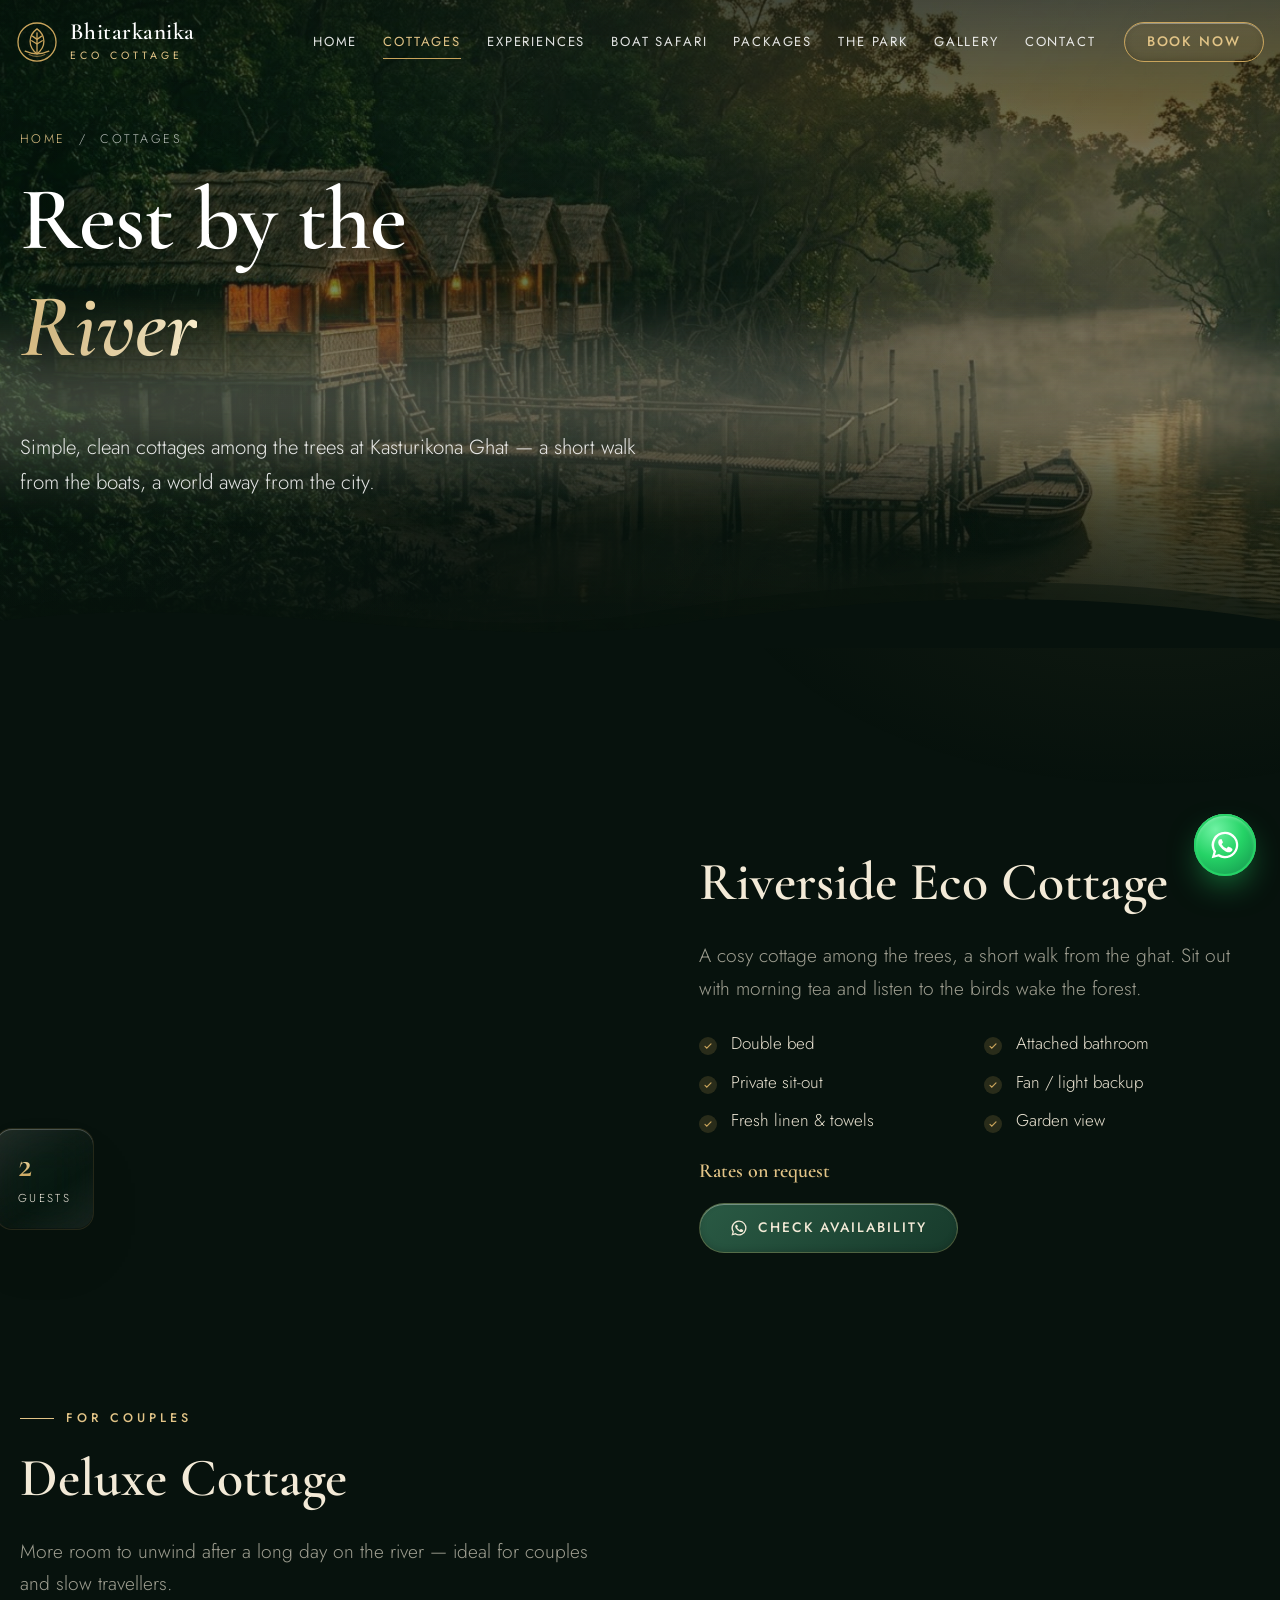
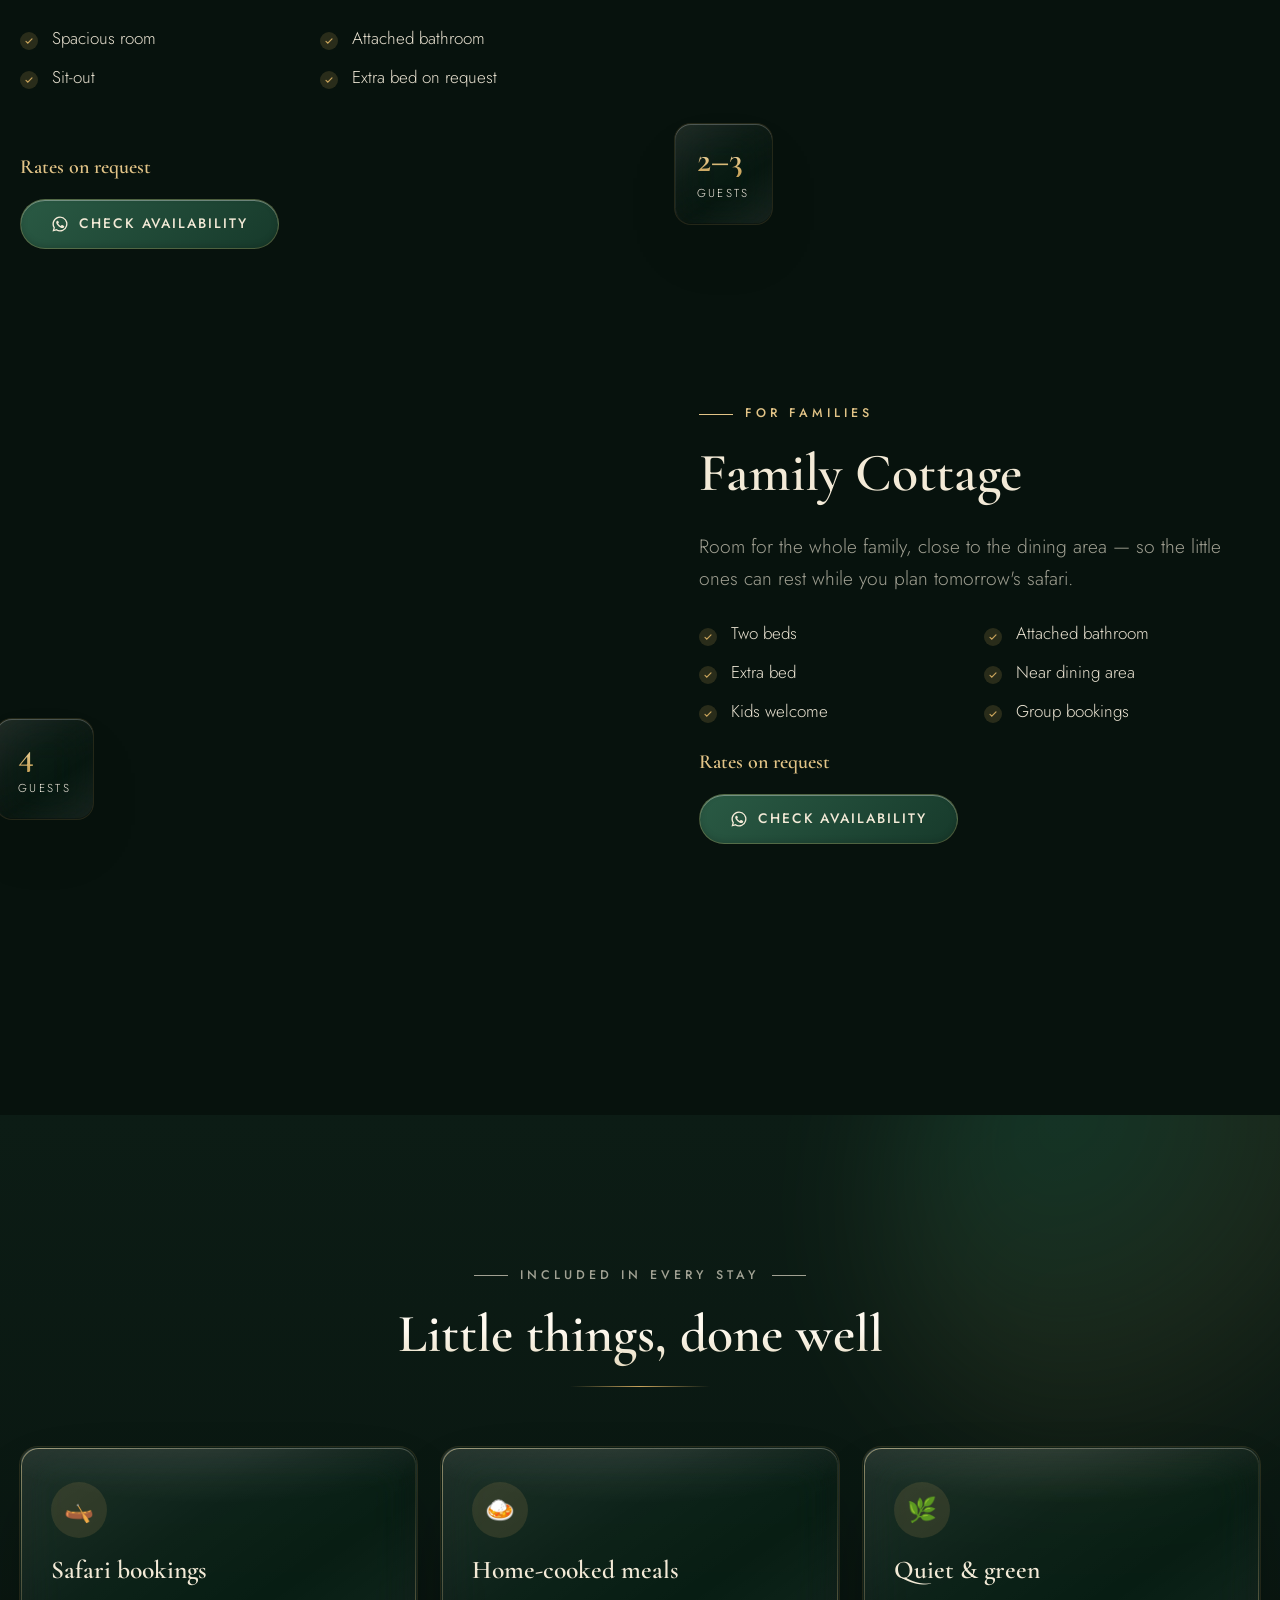
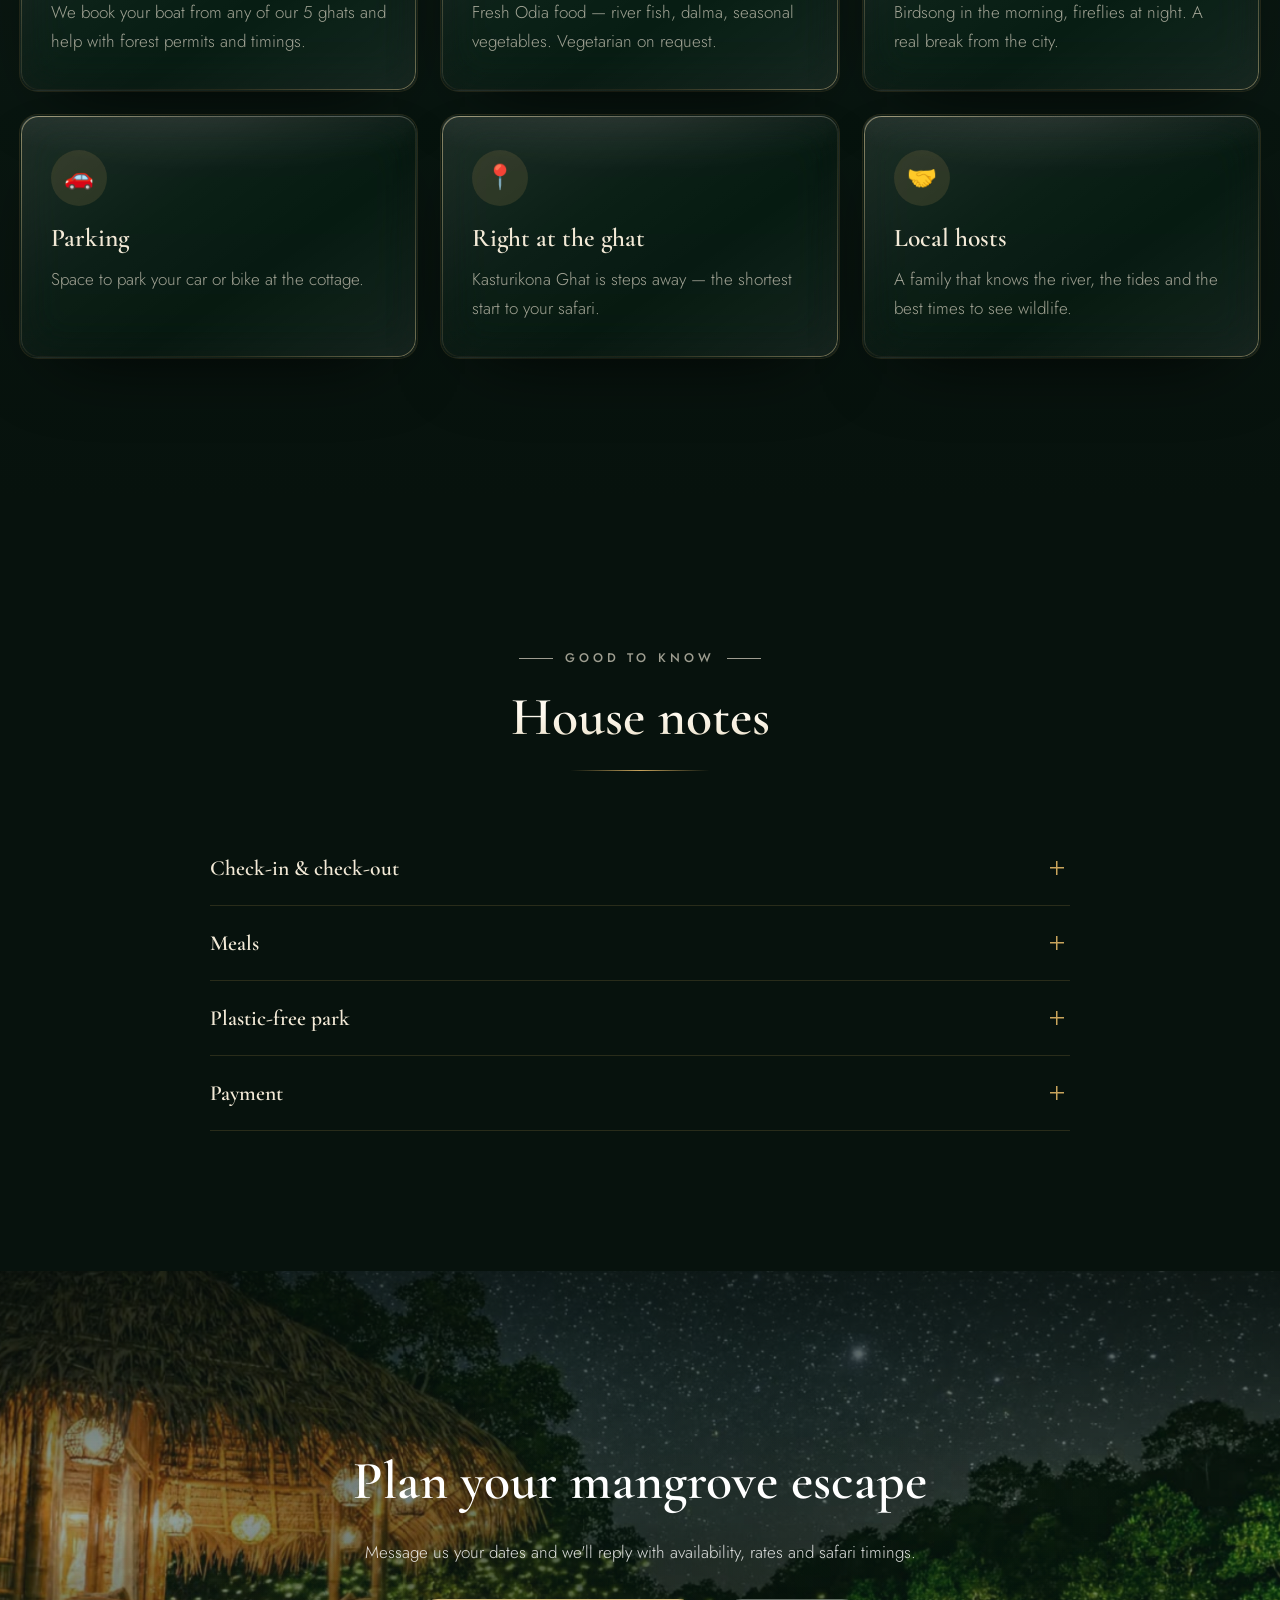
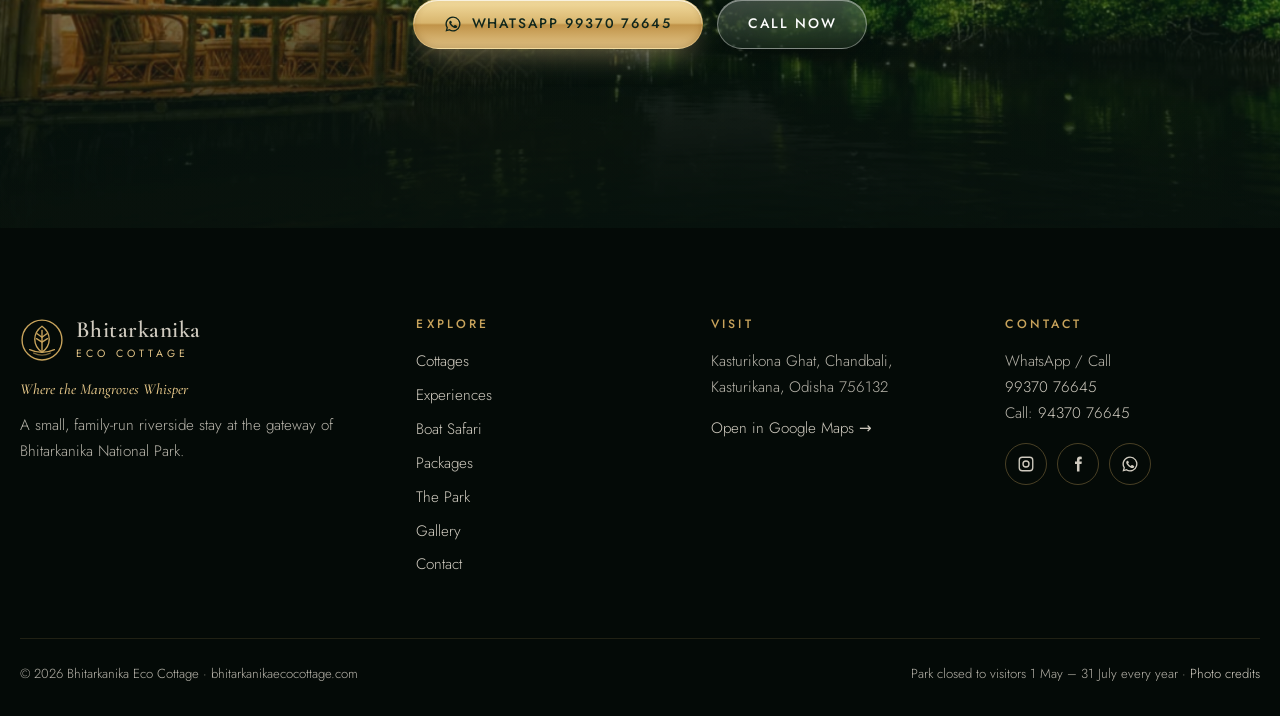
<file: cottages.html>
<!doctype html>
<html lang="en">
<head>
  <meta charset="utf-8">
  <meta name="viewport" content="width=device-width, initial-scale=1">
  <title>Cottages | Bhitarkanika Eco Cottage, Chandbali</title>
  <meta name="description" content="Riverside eco cottages at Kasturikona Ghat near Bhitarkanika National Park — couple, deluxe and family cottages with home-cooked Odia meals.">
  <meta name="theme-color" content="#07120D">
  <link rel="canonical" href="https://bhitarkanikaecocottage.com/cottages.html">
  <link rel="icon" href="assets/favicon.svg" type="image/svg+xml">
  <meta property="og:title" content="Cottages | Bhitarkanika Eco Cottage, Chandbali">
  <meta property="og:description" content="Riverside eco cottages at Kasturikona Ghat near Bhitarkanika National Park — couple, deluxe and family cottages with home-cooked Odia meals.">
  <meta property="og:image" content="https://bhitarkanikaecocottage.com/images/hero.jpg">
  <link rel="preconnect" href="https://fonts.googleapis.com">
  <link rel="preconnect" href="https://fonts.gstatic.com" crossorigin>
  <link href="https://fonts.googleapis.com/css2?family=Cormorant+Garamond:ital,wght@0,500;0,600;0,700;1,500&family=Jost:wght@300;400;500&display=swap" rel="stylesheet">
  <link rel="stylesheet" href="css/style.css?v=3">
  <noscript><style>.veil{display:none}.reveal,.reveal--mask{opacity:1;transform:none;clip-path:none}.split-line>span{transform:none}.hero .fade-up{opacity:1;transform:none}</style></noscript>
</head>
<body data-page="cottages.html">
<div class="veil" aria-hidden="true"><div class="veil__inner">
  <svg class="veil__mark" viewBox="0 0 64 64" fill="none" stroke="#C9A45C" stroke-width="1.6" stroke-linecap="round"><circle cx="32" cy="32" r="29"/><path d="M32 50 C18 40 18 22 32 12 C46 22 46 40 32 50Z"/><path d="M32 50 V18"/><path d="M14 46 Q32 54 50 46"/></svg>
  <span class="veil__word">Our Cottages</span></div></div>
<a class="skip" href="#main">Skip to content</a>
<div id="site-header"></div>

<main id="main">
<section class="hero page-hero" data-wave="">
  <div class="hero__bg ph" style="background-image:url(images/cottages-hero.jpg),url(assets/scenes/cottage.svg)"></div>
  <video class="hero__video" src="media/room-reveal.mp4" poster="media/room-reveal.jpg" autoplay muted loop playsinline aria-hidden="true"></video>
  <div class="hero__overlay"></div>
  <div class="mist mist--1"></div>
  <div class="birds" data-n="4"></div>
  <div class="hero__content">
    <p class="crumbs fade-up"><a href="index.html">Home</a> &nbsp;/&nbsp; Cottages</p>
    <h1><span class="split-line"><span>Rest by the</span></span><span class="split-line"><span><em>River</em></span></span></h1>
    <p class="hero__sub fade-up d1">Simple, clean cottages among the trees at Kasturikona Ghat — a short walk from the boats, a world away from the city.</p>
  </div>
</section>
<section class="section"><div class="container split" style="margin-bottom:clamp(70px,9vw,130px)">
    <div class="split__media" style="min-height:480px">
      <div class="photo reveal--mask" style="inset:0"><div class="ph" data-parallax="-.06" style="position:absolute;inset:-10%;background-image:url(images/cottage-1.jpg),url(assets/scenes/cottage.svg)" role="img" aria-label="Riverside Eco Cottage"></div></div>
      <div class="badge-float"><strong>2</strong><span>Guests</span></div>
    </div>
    <div>
      <p class="eyebrow eyebrow--dark reveal">For two</p>
      <h2 class="reveal" style="--d:.1s">Riverside Eco Cottage</h2>
      <p class="lead reveal" style="--d:.2s">A cosy cottage among the trees, a short walk from the ghat. Sit out with morning tea and listen to the birds wake the forest.</p>
      <ul class="ticks ticks--2" data-stagger=".06"><li>Double bed</li>
<li>Attached bathroom</li>
<li>Private sit-out</li>
<li>Fan / light backup</li>
<li>Fresh linen &amp; towels</li>
<li>Garden view</li></ul>
      <p class="price reveal">Rates on request</p>
      <div class="hero__btns hero__btns--left reveal" style="margin-top:20px">
        <a href="#" class="btn btn--green js-wa" data-msg="Namaskar! Please share rates and availability for the Riverside Eco Cottage."><span data-icon="wa"></span>Check availability</a>
      </div>
    </div>
  </div><div class="container split split--rev" style="margin-bottom:clamp(70px,9vw,130px)">
    <div class="split__media" style="min-height:480px">
      <div class="photo reveal--mask" style="inset:0"><div class="ph" data-parallax="-.06" style="position:absolute;inset:-10%;background-image:url(images/cottage-2.jpg),url(assets/scenes/dusk.svg)" role="img" aria-label="Deluxe Cottage"></div></div>
      <div class="badge-float"><strong>2–3</strong><span>Guests</span></div>
    </div>
    <div>
      <p class="eyebrow eyebrow--dark reveal">For couples</p>
      <h2 class="reveal" style="--d:.1s">Deluxe Cottage</h2>
      <p class="lead reveal" style="--d:.2s">More room to unwind after a long day on the river — ideal for couples and slow travellers.</p>
      <ul class="ticks ticks--2" data-stagger=".06"><li>Spacious room</li>
<li>Attached bathroom</li>
<li>Sit-out</li>
<li>Extra bed on request</li>
<li>Garden view</li>
<li>Help with safari plans</li></ul>
      <p class="price reveal">Rates on request</p>
      <div class="hero__btns hero__btns--left reveal" style="margin-top:20px">
        <a href="#" class="btn btn--green js-wa" data-msg="Namaskar! Please share rates and availability for the Deluxe Cottage."><span data-icon="wa"></span>Check availability</a>
      </div>
    </div>
  </div><div class="container split" style="margin-bottom:clamp(70px,9vw,130px)">
    <div class="split__media" style="min-height:480px">
      <div class="photo reveal--mask" style="inset:0"><div class="ph" data-parallax="-.06" style="position:absolute;inset:-10%;background-image:url(images/cottage-3.jpg),url(assets/scenes/dawn.svg)" role="img" aria-label="Family Cottage"></div></div>
      <div class="badge-float"><strong>4</strong><span>Guests</span></div>
    </div>
    <div>
      <p class="eyebrow eyebrow--dark reveal">For families</p>
      <h2 class="reveal" style="--d:.1s">Family Cottage</h2>
      <p class="lead reveal" style="--d:.2s">Room for the whole family, close to the dining area — so the little ones can rest while you plan tomorrow's safari.</p>
      <ul class="ticks ticks--2" data-stagger=".06"><li>Two beds</li>
<li>Attached bathroom</li>
<li>Extra bed</li>
<li>Near dining area</li>
<li>Kids welcome</li>
<li>Group bookings</li></ul>
      <p class="price reveal">Rates on request</p>
      <div class="hero__btns hero__btns--left reveal" style="margin-top:20px">
        <a href="#" class="btn btn--green js-wa" data-msg="Namaskar! Please share rates and availability for the Family Cottage."><span data-icon="wa"></span>Check availability</a>
      </div>
    </div>
  </div></section><section class="section section--sand">
  <div class="container">
    <div class="section__head">
      <p class="eyebrow eyebrow--dark reveal">Included in every stay</p>
      <h2 class="reveal" style="--d:.1s">Little things, done well</h2>
      
    </div>
    <div class="facts" data-stagger=".1">
      <div class="fact"><div class="fact__icon">🛶</div><h3>Safari bookings</h3><p>We book your boat from any of our 5 ghats and help with forest permits and timings.</p></div>
      <div class="fact"><div class="fact__icon">🍛</div><h3>Home-cooked meals</h3><p>Fresh Odia food — river fish, dalma, seasonal vegetables. Vegetarian on request.</p></div>
      <div class="fact"><div class="fact__icon">🌿</div><h3>Quiet &amp; green</h3><p>Birdsong in the morning, fireflies at night. A real break from the city.</p></div>
      <div class="fact"><div class="fact__icon">🚗</div><h3>Parking</h3><p>Space to park your car or bike at the cottage.</p></div>
      <div class="fact"><div class="fact__icon">📍</div><h3>Right at the ghat</h3><p>Kasturikona Ghat is steps away — the shortest start to your safari.</p></div>
      <div class="fact"><div class="fact__icon">🤝</div><h3>Local hosts</h3><p>A family that knows the river, the tides and the best times to see wildlife.</p></div>
    </div>
  </div>
</section>
<section class="section">
  <div class="container">
    <div class="section__head">
      <p class="eyebrow eyebrow--dark reveal">Good to know</p>
      <h2 class="reveal" style="--d:.1s">House notes</h2>
      
    </div>
    <div class="faq">
      <details><summary>Check-in &amp; check-out</summary><div>We share check-in and check-out times when you book. Early arrivals for morning safaris can usually be managed — just tell us on WhatsApp.</div></details>
      <details><summary>Meals</summary><div>Home-cooked Odia meals are served at the cottage. Tell us about any dietary needs in advance.</div></details>
      <details><summary>Plastic-free park</summary><div>Plastic is banned inside Bhitarkanika National Park. Please carry a reusable water bottle — we'll refill it.</div></details>
      <details><summary>Payment</summary><div>We confirm your booking and share payment details on WhatsApp. UPI and cash accepted.</div></details>
    </div>
  </div>
</section>
<section class="cta">
  <div class="hero__bg ph" style="background-image:url(media/fireflies-night.jpg),url(images/cta.jpg),url(assets/scenes/night.svg)"></div>
  <video class="hero__video" src="media/fireflies-night.mp4" poster="media/fireflies-night.jpg" preload="none" muted loop playsinline aria-hidden="true"></video>
  <div class="hero__overlay"></div>
  <canvas class="fireflies" data-count="45"></canvas>
  <div class="container">
    <h2 class="reveal">Plan your mangrove escape</h2>
    <p class="reveal" style="--d:.1s">Message us your dates and we'll reply with availability, rates and safari timings.</p>
    <div class="hero__btns reveal" style="--d:.2s">
      <a href="#" class="btn btn--gold js-wa" data-msg="Namaskar! I'd like to plan a trip to Bhitarkanika."><span data-icon="wa"></span>WhatsApp 99370 76645</a>
      <a href="tel:+919937076645" class="btn btn--glass">Call Now</a>
    </div>
  </div>
</section>
</main>

<div id="site-footer"></div>
<script src="js/main.js?v=3"></script>
</body>
</html>
</file>
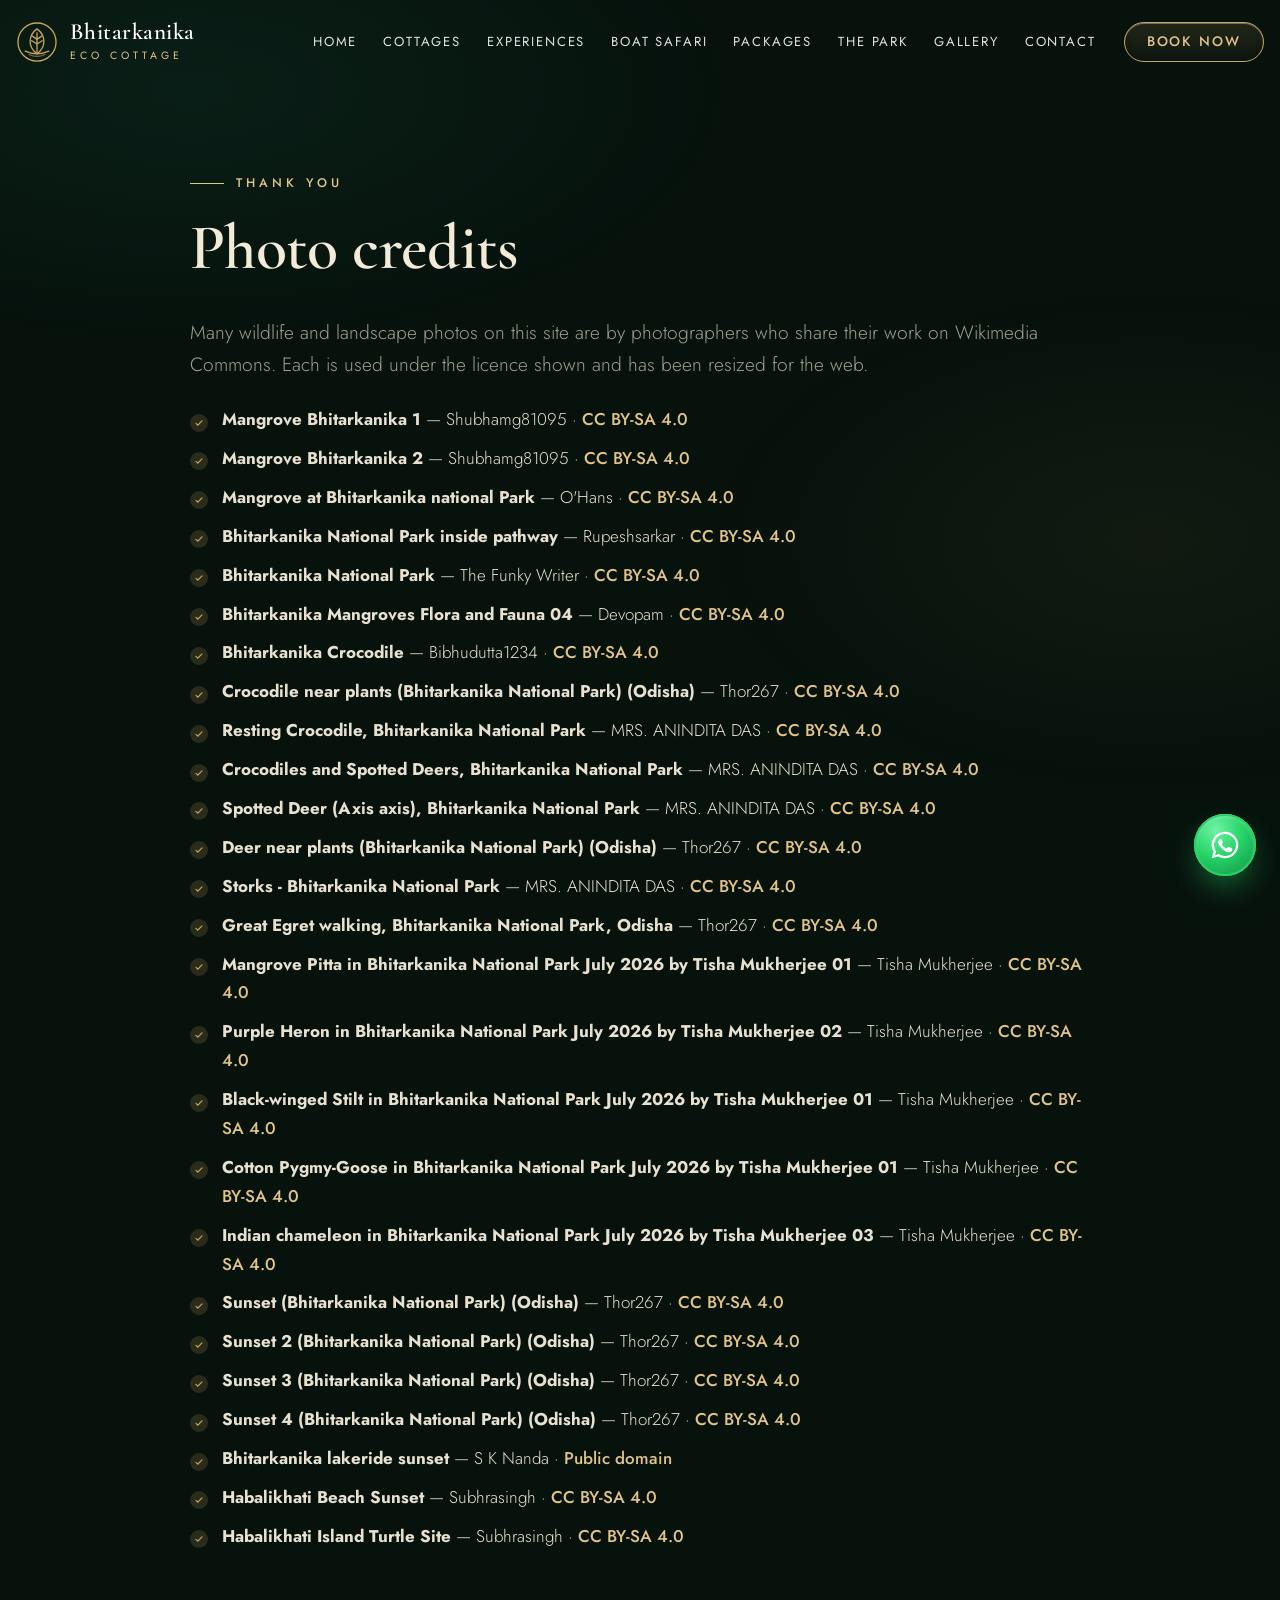
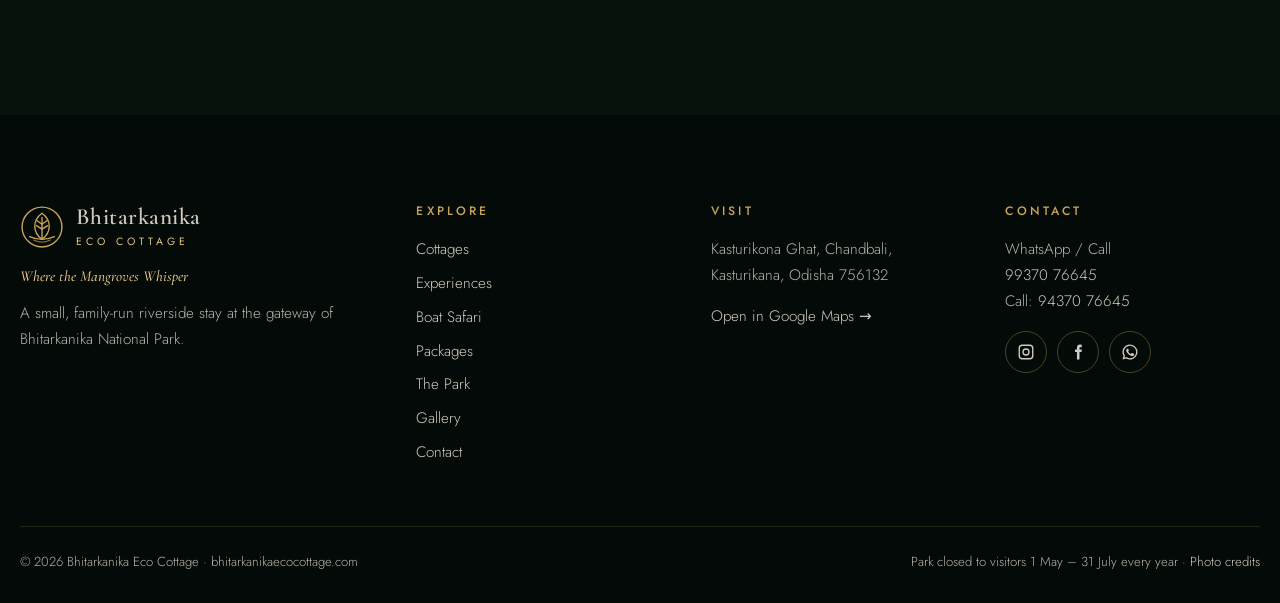
<file: credits.html>
<!doctype html>
<html lang="en">
<head>
  <meta charset="utf-8">
  <meta name="viewport" content="width=device-width, initial-scale=1">
  <title>Photo Credits | Bhitarkanika Eco Cottage</title>
  <meta name="description" content="Credits for the wildlife and landscape photographs used on this site.">
  <meta name="theme-color" content="#07120D">
  <link rel="canonical" href="https://bhitarkanikaecocottage.com/credits.html">
  <link rel="icon" href="assets/favicon.svg" type="image/svg+xml">
  <meta property="og:title" content="Photo Credits | Bhitarkanika Eco Cottage">
  <meta property="og:description" content="Credits for the wildlife and landscape photographs used on this site.">
  <meta property="og:image" content="https://bhitarkanikaecocottage.com/images/hero.jpg">
  <link rel="preconnect" href="https://fonts.googleapis.com">
  <link rel="preconnect" href="https://fonts.gstatic.com" crossorigin>
  <link href="https://fonts.googleapis.com/css2?family=Cormorant+Garamond:ital,wght@0,500;0,600;0,700;1,500&family=Jost:wght@300;400;500&display=swap" rel="stylesheet">
  <link rel="stylesheet" href="css/style.css?v=3">
  <noscript><style>.veil{display:none}.reveal,.reveal--mask{opacity:1;transform:none;clip-path:none}.split-line>span{transform:none}.hero .fade-up{opacity:1;transform:none}</style></noscript>
</head>
<body data-page="credits.html">
<div class="veil" aria-hidden="true"><div class="veil__inner">
  <svg class="veil__mark" viewBox="0 0 64 64" fill="none" stroke="#C9A45C" stroke-width="1.6" stroke-linecap="round"><circle cx="32" cy="32" r="29"/><path d="M32 50 C18 40 18 22 32 12 C46 22 46 40 32 50Z"/><path d="M32 50 V18"/><path d="M14 46 Q32 54 50 46"/></svg>
  <span class="veil__word">Photo credits</span></div></div>
<a class="skip" href="#main">Skip to content</a>
<div id="site-header"></div>

<main id="main">
<section class="section" style="padding-top:calc(var(--header-h) + 80px)">
  <div class="container" style="max-width:900px">
    <p class="eyebrow">Thank you</p>
    <h1 style="font-size:clamp(2.4rem,5vw,4rem)">Photo credits</h1>
    <p class="lead">Many wildlife and landscape photos on this site are by photographers who share their work on Wikimedia Commons. Each is used under the licence shown and has been resized for the web.</p>
    <ul class="ticks">
      <li><b>Mangrove Bhitarkanika 1</b> — Shubhamg81095 · <a class="link" href="https://commons.wikimedia.org/wiki/File:Mangrove_Bhitarkanika_1.jpg" target="_blank" rel="noopener">CC BY-SA 4.0</a></li>
      <li><b>Mangrove Bhitarkanika 2</b> — Shubhamg81095 · <a class="link" href="https://commons.wikimedia.org/wiki/File:Mangrove_Bhitarkanika_2.jpg" target="_blank" rel="noopener">CC BY-SA 4.0</a></li>
      <li><b>Mangrove at Bhitarkanika national Park</b> — O&#x27;Hans · <a class="link" href="https://commons.wikimedia.org/wiki/File:Mangrove_at_Bhitarkanika_national_Park.jpg" target="_blank" rel="noopener">CC BY-SA 4.0</a></li>
      <li><b>Bhitarkanika National Park inside pathway </b> — Rupeshsarkar · <a class="link" href="https://commons.wikimedia.org/wiki/File:Bhitarkanika_National_Park_inside_pathway_.jpg" target="_blank" rel="noopener">CC BY-SA 4.0</a></li>
      <li><b>Bhitarkanika National Park</b> — The Funky Writer · <a class="link" href="https://commons.wikimedia.org/wiki/File:Bhitarkanika_National_Park.jpg" target="_blank" rel="noopener">CC BY-SA 4.0</a></li>
      <li><b>Bhitarkanika Mangroves Flora and Fauna 04</b> — Devopam · <a class="link" href="https://commons.wikimedia.org/wiki/File:Bhitarkanika_Mangroves_Flora_and_Fauna_04.JPG" target="_blank" rel="noopener">CC BY-SA 4.0</a></li>
      <li><b>Bhitarkanika Crocodile</b> — Bibhudutta1234 · <a class="link" href="https://commons.wikimedia.org/wiki/File:Bhitarkanika_Crocodile.jpg" target="_blank" rel="noopener">CC BY-SA 4.0</a></li>
      <li><b>Crocodile near plants (Bhitarkanika National Park) (Odisha)</b> — Thor267 · <a class="link" href="https://commons.wikimedia.org/wiki/File:Crocodile_near_plants_(Bhitarkanika_National_Park)_(Odisha).jpg" target="_blank" rel="noopener">CC BY-SA 4.0</a></li>
      <li><b>Resting Crocodile, Bhitarkanika National Park</b> — MRS. ANINDITA DAS · <a class="link" href="https://commons.wikimedia.org/wiki/File:Resting_Crocodile,_Bhitarkanika_National_Park.jpg" target="_blank" rel="noopener">CC BY-SA 4.0</a></li>
      <li><b>Crocodiles and Spotted Deers, Bhitarkanika National Park</b> — MRS. ANINDITA DAS · <a class="link" href="https://commons.wikimedia.org/wiki/File:Crocodiles_and_Spotted_Deers,_Bhitarkanika_National_Park.jpg" target="_blank" rel="noopener">CC BY-SA 4.0</a></li>
      <li><b>Spotted Deer (Axis axis), Bhitarkanika National Park</b> — MRS. ANINDITA DAS · <a class="link" href="https://commons.wikimedia.org/wiki/File:Spotted_Deer_(Axis_axis),_Bhitarkanika_National_Park.jpg" target="_blank" rel="noopener">CC BY-SA 4.0</a></li>
      <li><b>Deer near plants (Bhitarkanika National Park) (Odisha)</b> — Thor267 · <a class="link" href="https://commons.wikimedia.org/wiki/File:Deer_near_plants_(Bhitarkanika_National_Park)_(Odisha).jpg" target="_blank" rel="noopener">CC BY-SA 4.0</a></li>
      <li><b>Storks - Bhitarkanika National Park</b> — MRS. ANINDITA DAS · <a class="link" href="https://commons.wikimedia.org/wiki/File:Storks_-_Bhitarkanika_National_Park.jpg" target="_blank" rel="noopener">CC BY-SA 4.0</a></li>
      <li><b>Great Egret walking, Bhitarkanika National Park, Odisha</b> — Thor267 · <a class="link" href="https://commons.wikimedia.org/wiki/File:Great_Egret_walking,_Bhitarkanika_National_Park,_Odisha.jpg" target="_blank" rel="noopener">CC BY-SA 4.0</a></li>
      <li><b>Mangrove Pitta in Bhitarkanika National Park July 2026 by Tisha Mukherjee 01</b> — Tisha Mukherjee · <a class="link" href="https://commons.wikimedia.org/wiki/File:Mangrove_Pitta_in_Bhitarkanika_National_Park_July_2026_by_Tisha_Mukherjee_01.jpg" target="_blank" rel="noopener">CC BY-SA 4.0</a></li>
      <li><b>Purple Heron in Bhitarkanika National Park July 2026 by Tisha Mukherjee 02</b> — Tisha Mukherjee · <a class="link" href="https://commons.wikimedia.org/wiki/File:Purple_Heron_in_Bhitarkanika_National_Park_July_2026_by_Tisha_Mukherjee_02.jpg" target="_blank" rel="noopener">CC BY-SA 4.0</a></li>
      <li><b>Black-winged Stilt in Bhitarkanika National Park July 2026 by Tisha Mukherjee 01</b> — Tisha Mukherjee · <a class="link" href="https://commons.wikimedia.org/wiki/File:Black-winged_Stilt_in_Bhitarkanika_National_Park_July_2026_by_Tisha_Mukherjee_01.jpg" target="_blank" rel="noopener">CC BY-SA 4.0</a></li>
      <li><b>Cotton Pygmy-Goose in Bhitarkanika National Park July 2026 by Tisha Mukherjee 01</b> — Tisha Mukherjee · <a class="link" href="https://commons.wikimedia.org/wiki/File:Cotton_Pygmy-Goose_in_Bhitarkanika_National_Park_July_2026_by_Tisha_Mukherjee_01.jpg" target="_blank" rel="noopener">CC BY-SA 4.0</a></li>
      <li><b>Indian chameleon in Bhitarkanika National Park July 2026 by Tisha Mukherjee 03</b> — Tisha Mukherjee · <a class="link" href="https://commons.wikimedia.org/wiki/File:Indian_chameleon_in_Bhitarkanika_National_Park_July_2026_by_Tisha_Mukherjee_03.jpg" target="_blank" rel="noopener">CC BY-SA 4.0</a></li>
      <li><b>Sunset (Bhitarkanika National Park) (Odisha)</b> — Thor267 · <a class="link" href="https://commons.wikimedia.org/wiki/File:Sunset_(Bhitarkanika_National_Park)_(Odisha).jpg" target="_blank" rel="noopener">CC BY-SA 4.0</a></li>
      <li><b>Sunset 2 (Bhitarkanika National Park) (Odisha)</b> — Thor267 · <a class="link" href="https://commons.wikimedia.org/wiki/File:Sunset_2_(Bhitarkanika_National_Park)_(Odisha).jpg" target="_blank" rel="noopener">CC BY-SA 4.0</a></li>
      <li><b>Sunset 3 (Bhitarkanika National Park) (Odisha)</b> — Thor267 · <a class="link" href="https://commons.wikimedia.org/wiki/File:Sunset_3_(Bhitarkanika_National_Park)_(Odisha).jpg" target="_blank" rel="noopener">CC BY-SA 4.0</a></li>
      <li><b>Sunset 4 (Bhitarkanika National Park) (Odisha)</b> — Thor267 · <a class="link" href="https://commons.wikimedia.org/wiki/File:Sunset_4_(Bhitarkanika_National_Park)_(Odisha).jpg" target="_blank" rel="noopener">CC BY-SA 4.0</a></li>
      <li><b>Bhitarkanika lakeride sunset</b> — S K Nanda · <a class="link" href="https://commons.wikimedia.org/wiki/File:Bhitarkanika_lakeride_sunset.jpg" target="_blank" rel="noopener">Public domain</a></li>
      <li><b>Habalikhati Beach Sunset</b> — Subhrasingh · <a class="link" href="https://commons.wikimedia.org/wiki/File:Habalikhati_Beach_Sunset.jpg" target="_blank" rel="noopener">CC BY-SA 4.0</a></li>
      <li><b>Habalikhati Island Turtle Site</b> — Subhrasingh · <a class="link" href="https://commons.wikimedia.org/wiki/File:Habalikhati_Island_Turtle_Site.jpg" target="_blank" rel="noopener">CC BY-SA 4.0</a></li>
    </ul>
  </div>
</section>
</main>

<div id="site-footer"></div>
<script src="js/main.js?v=3"></script>
</body>
</html>
</file>
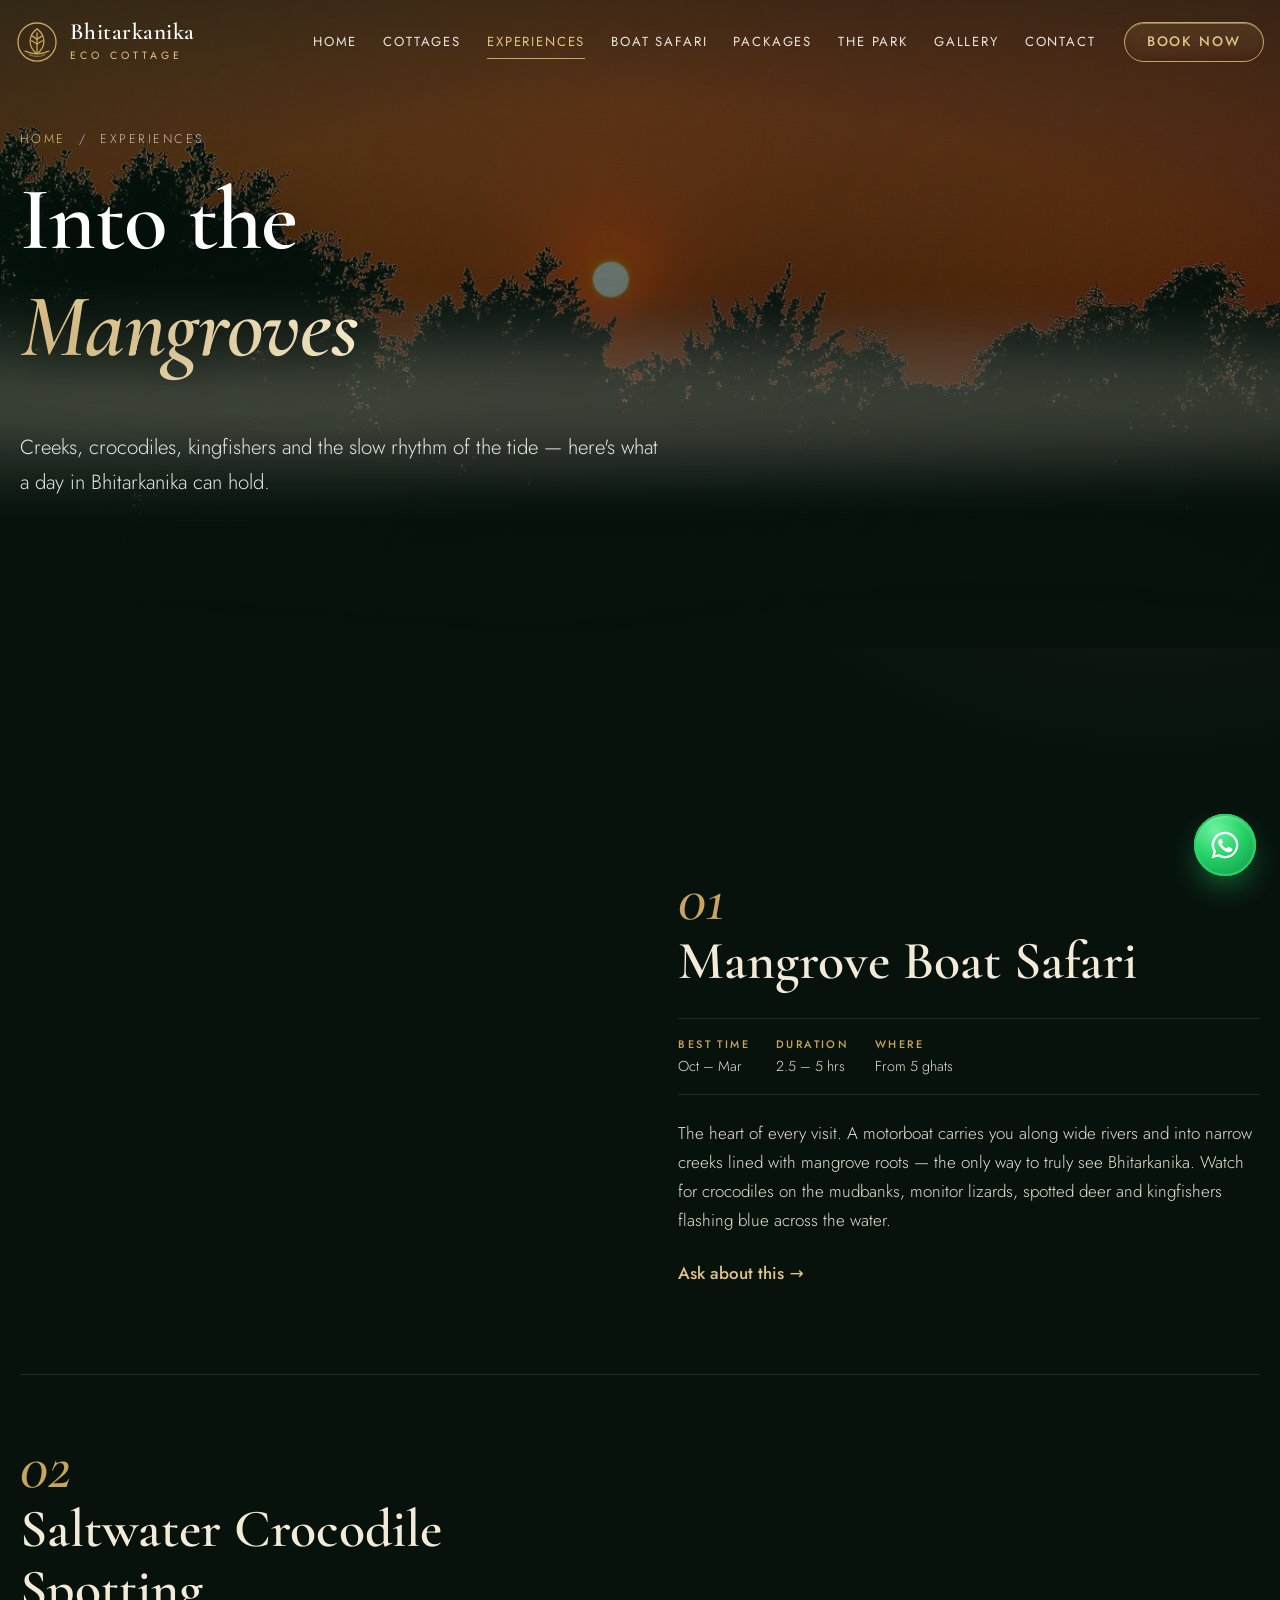
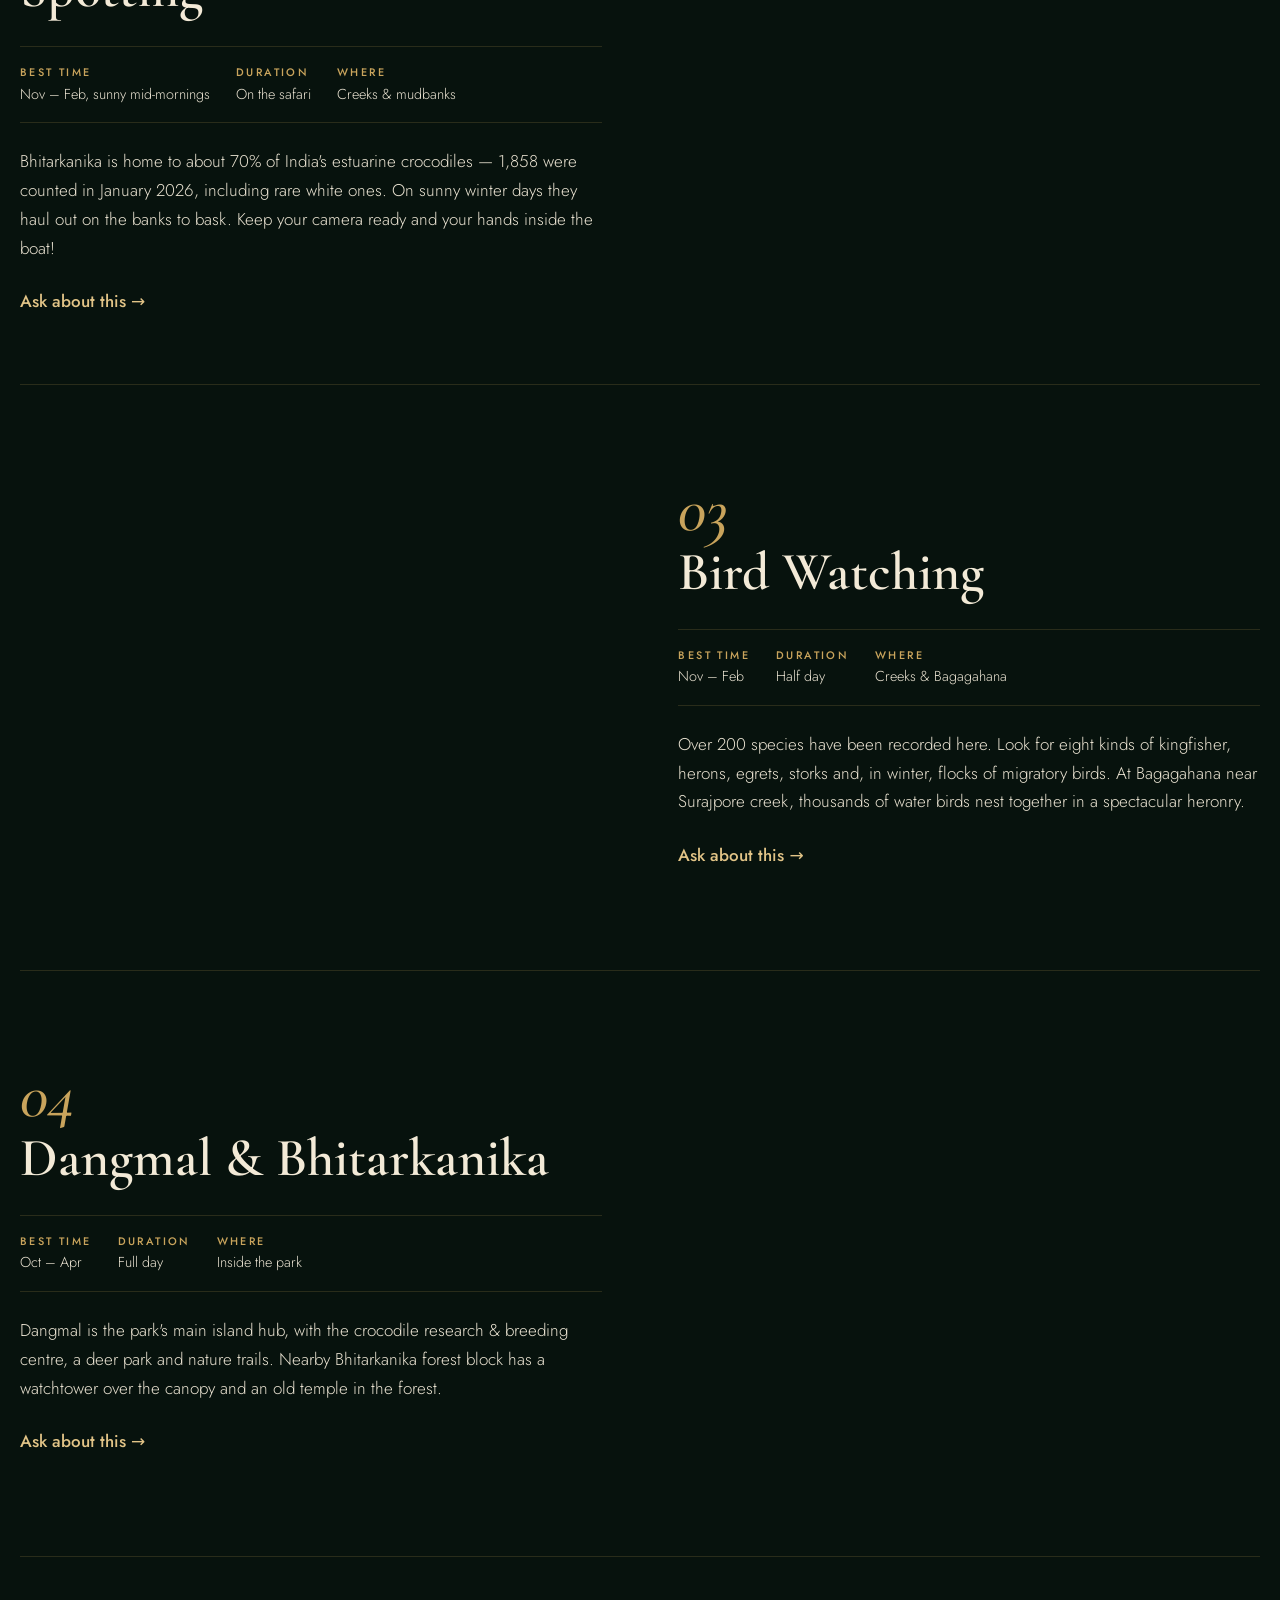
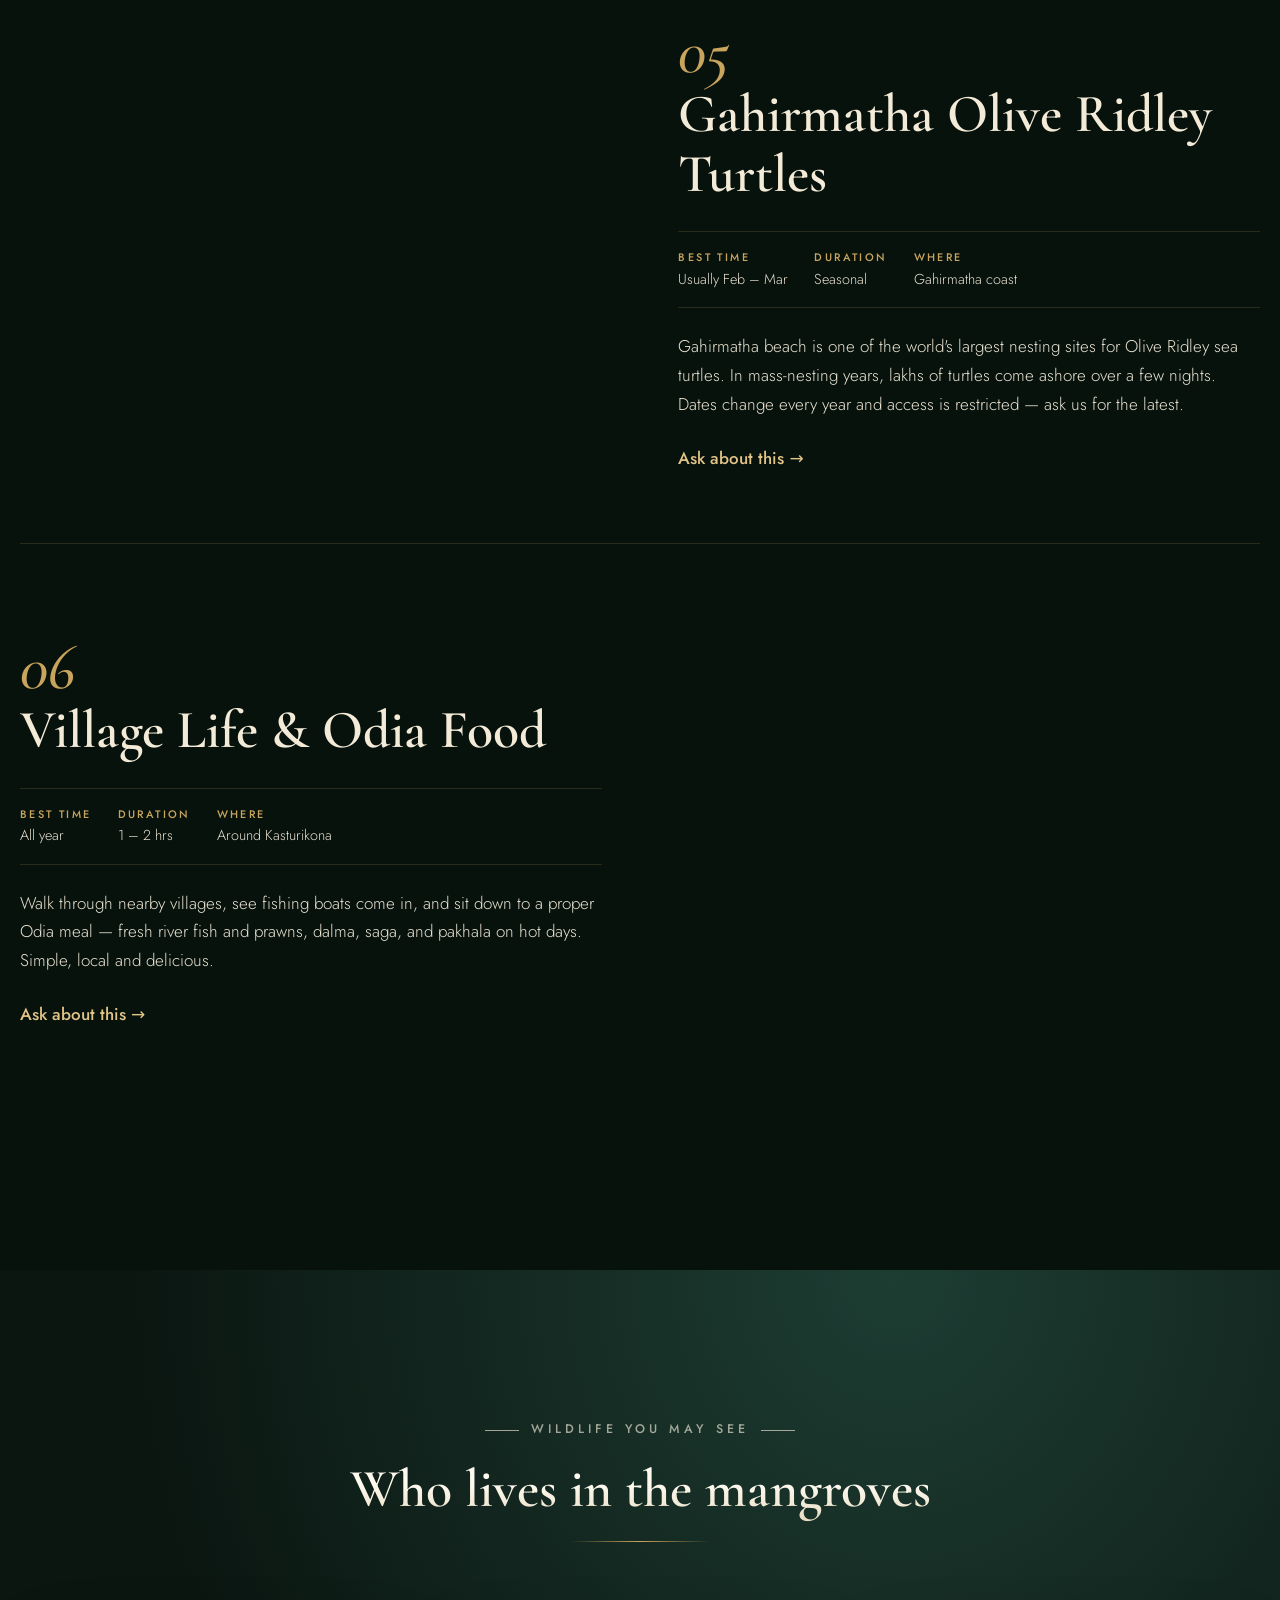
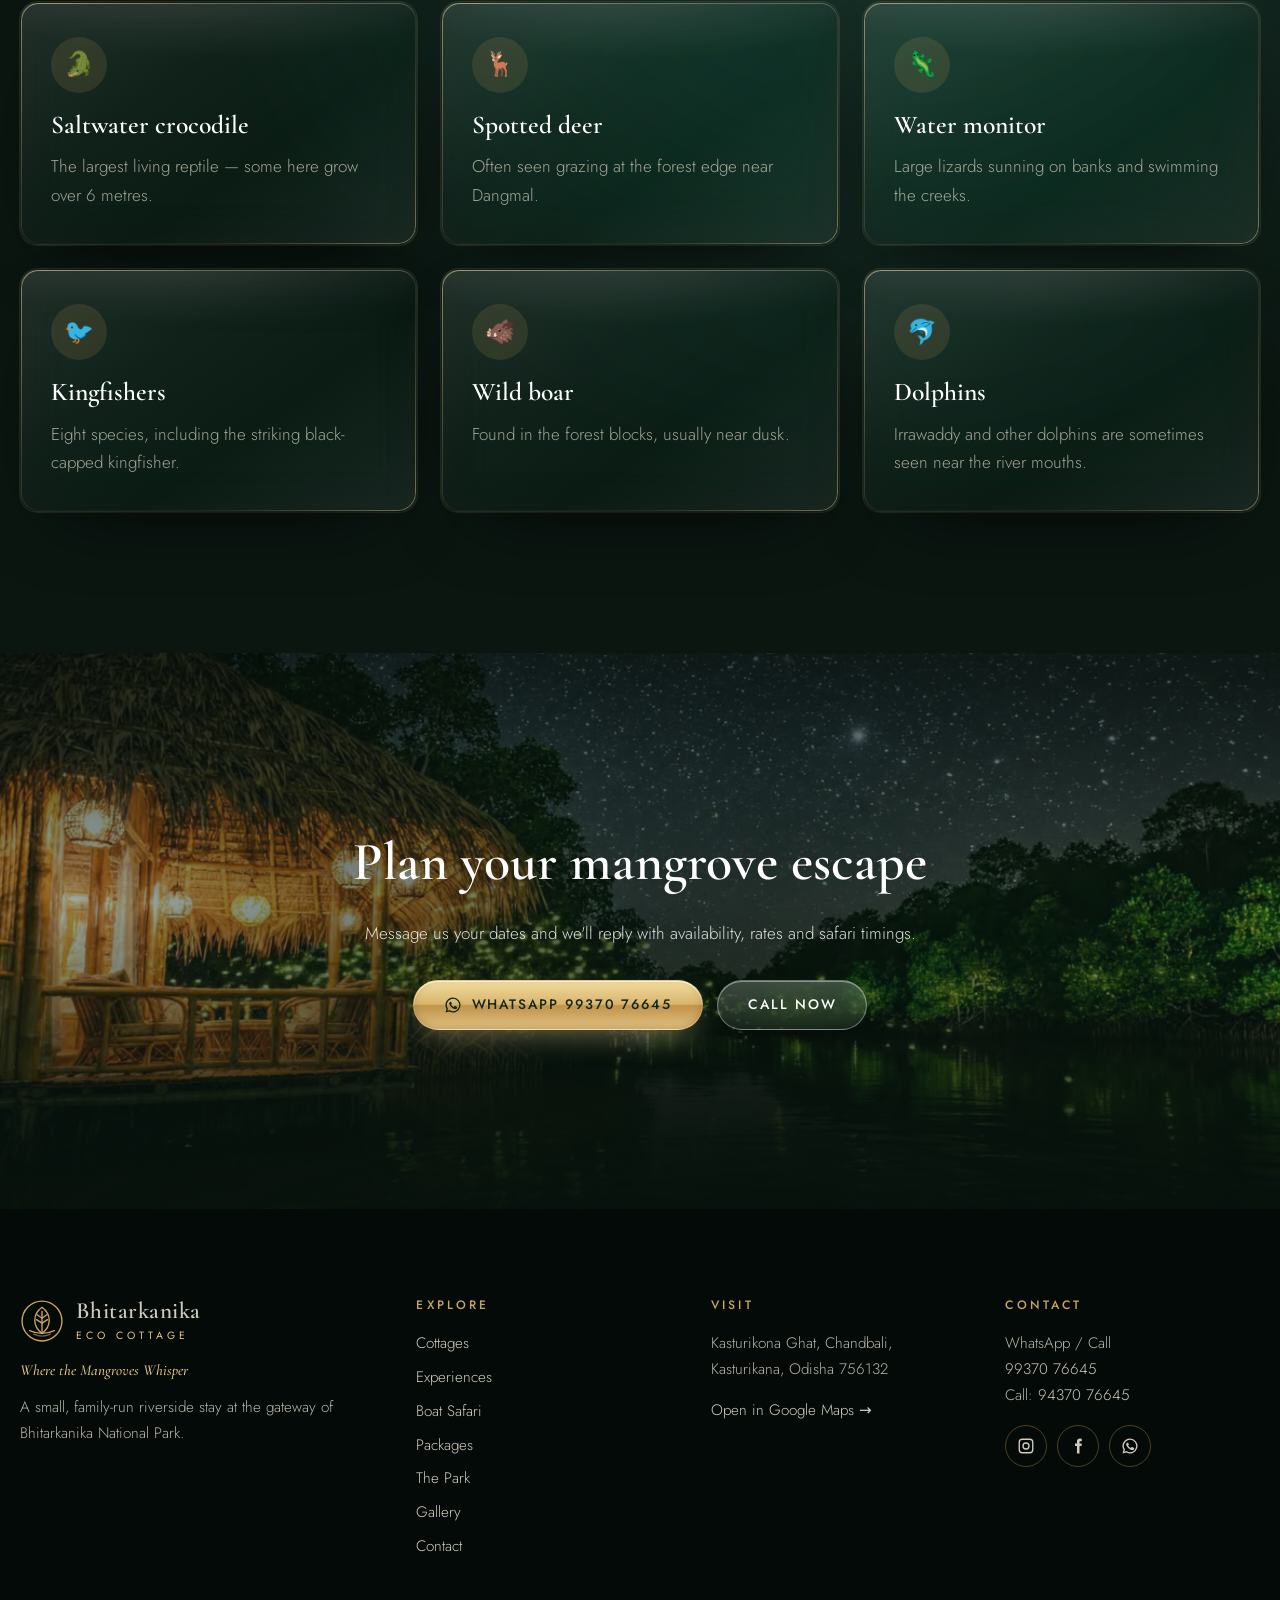
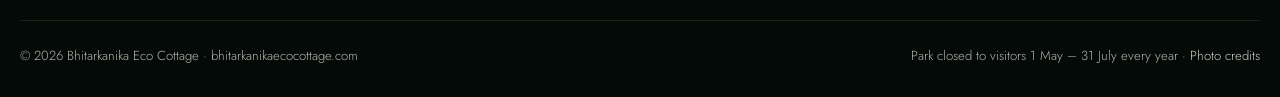
<file: experiences.html>
<!doctype html>
<html lang="en">
<head>
  <meta charset="utf-8">
  <meta name="viewport" content="width=device-width, initial-scale=1">
  <title>Experiences | Boat Safari, Crocodiles & Birds — Bhitarkanika Eco Cottage</title>
  <meta name="description" content="Mangrove boat safaris, saltwater crocodile spotting, bird watching, Dangmal, Gahirmatha turtles and Odia village food near Bhitarkanika National Park.">
  <meta name="theme-color" content="#07120D">
  <link rel="canonical" href="https://bhitarkanikaecocottage.com/experiences.html">
  <link rel="icon" href="assets/favicon.svg" type="image/svg+xml">
  <meta property="og:title" content="Experiences | Boat Safari, Crocodiles & Birds — Bhitarkanika Eco Cottage">
  <meta property="og:description" content="Mangrove boat safaris, saltwater crocodile spotting, bird watching, Dangmal, Gahirmatha turtles and Odia village food near Bhitarkanika National Park.">
  <meta property="og:image" content="https://bhitarkanikaecocottage.com/images/hero.jpg">
  <link rel="preconnect" href="https://fonts.googleapis.com">
  <link rel="preconnect" href="https://fonts.gstatic.com" crossorigin>
  <link href="https://fonts.googleapis.com/css2?family=Cormorant+Garamond:ital,wght@0,500;0,600;0,700;1,500&family=Jost:wght@300;400;500&display=swap" rel="stylesheet">
  <link rel="stylesheet" href="css/style.css?v=3">
  <noscript><style>.veil{display:none}.reveal,.reveal--mask{opacity:1;transform:none;clip-path:none}.split-line>span{transform:none}.hero .fade-up{opacity:1;transform:none}</style></noscript>
</head>
<body data-page="experiences.html">
<div class="veil" aria-hidden="true"><div class="veil__inner">
  <svg class="veil__mark" viewBox="0 0 64 64" fill="none" stroke="#C9A45C" stroke-width="1.6" stroke-linecap="round"><circle cx="32" cy="32" r="29"/><path d="M32 50 C18 40 18 22 32 12 C46 22 46 40 32 50Z"/><path d="M32 50 V18"/><path d="M14 46 Q32 54 50 46"/></svg>
  <span class="veil__word">Into the Wild</span></div></div>
<a class="skip" href="#main">Skip to content</a>
<div id="site-header"></div>

<main id="main">
<section class="hero page-hero" data-wave="">
  <div class="hero__bg ph" style="background-image:url(images/exp-hero.jpg),url(assets/scenes/dusk.svg)"></div>
  <video class="hero__video" src="media/hero-reel.mp4" poster="media/hero-reel.jpg" autoplay muted loop playsinline aria-hidden="true"></video>
  <div class="hero__overlay"></div>
  <div class="mist mist--1"></div>
  <div class="birds" data-n="4"></div>
  <div class="hero__content">
    <p class="crumbs fade-up"><a href="index.html">Home</a> &nbsp;/&nbsp; Experiences</p>
    <h1><span class="split-line"><span>Into the</span></span><span class="split-line"><span><em>Mangroves</em></span></span></h1>
    <p class="hero__sub fade-up d1">Creeks, crocodiles, kingfishers and the slow rhythm of the tide — here's what a day in Bhitarkanika can hold.</p>
  </div>
</section>
<section class="section"><div class="container"><article class="exp" id="safari">
      <div class="exp__media reveal--mask"><div class="ph" data-parallax="-.05" style="background-image:url(images/exp-safari.jpg),url(assets/scenes/dawn.svg)"></div></div>
      <div>
        <span class="exp__num reveal">01</span>
        <h2 class="reveal" style="--d:.1s">Mangrove Boat Safari</h2>
        <div class="exp__meta reveal" style="--d:.2s"><div><b>Best time</b>Oct – Mar</div><div><b>Duration</b>2.5 – 5 hrs</div><div><b>Where</b>From 5 ghats</div></div>
        <p class="reveal" style="--d:.3s">The heart of every visit. A motorboat carries you along wide rivers and into narrow creeks lined with mangrove roots — the only way to truly see Bhitarkanika. Watch for crocodiles on the mudbanks, monitor lizards, spotted deer and kingfishers flashing blue across the water.</p>
        <a href="#" class="link reveal js-wa" style="--d:.4s" data-msg="Namaskar! I'm interested in: Mangrove Boat Safari. Please share details.">Ask about this →</a>
      </div>
    </article><article class="exp" id="crocodiles">
      <div class="exp__media reveal--mask"><div class="ph" data-parallax="-.05" style="background-image:url(images/exp-croc.jpg),url(assets/scenes/croc.svg)"></div></div>
      <div>
        <span class="exp__num reveal">02</span>
        <h2 class="reveal" style="--d:.1s">Saltwater Crocodile Spotting</h2>
        <div class="exp__meta reveal" style="--d:.2s"><div><b>Best time</b>Nov – Feb, sunny mid-mornings</div><div><b>Duration</b>On the safari</div><div><b>Where</b>Creeks &amp; mudbanks</div></div>
        <p class="reveal" style="--d:.3s">Bhitarkanika is home to about 70% of India's estuarine crocodiles — 1,858 were counted in January 2026, including rare white ones. On sunny winter days they haul out on the banks to bask. Keep your camera ready and your hands inside the boat!</p>
        <a href="#" class="link reveal js-wa" style="--d:.4s" data-msg="Namaskar! I'm interested in: Saltwater Crocodile Spotting. Please share details.">Ask about this →</a>
      </div>
    </article><article class="exp" id="birds">
      <div class="exp__media reveal--mask"><div class="ph" data-parallax="-.05" style="background-image:url(images/exp-birds.jpg),url(assets/scenes/heron.svg)"></div></div>
      <div>
        <span class="exp__num reveal">03</span>
        <h2 class="reveal" style="--d:.1s">Bird Watching</h2>
        <div class="exp__meta reveal" style="--d:.2s"><div><b>Best time</b>Nov – Feb</div><div><b>Duration</b>Half day</div><div><b>Where</b>Creeks &amp; Bagagahana</div></div>
        <p class="reveal" style="--d:.3s">Over 200 species have been recorded here. Look for eight kinds of kingfisher, herons, egrets, storks and, in winter, flocks of migratory birds. At Bagagahana near Surajpore creek, thousands of water birds nest together in a spectacular heronry.</p>
        <a href="#" class="link reveal js-wa" style="--d:.4s" data-msg="Namaskar! I'm interested in: Bird Watching. Please share details.">Ask about this →</a>
      </div>
    </article><article class="exp" id="dangmal">
      <div class="exp__media reveal--mask"><div class="ph" data-parallax="-.05" style="background-image:url(images/exp-dangmal.jpg),url(assets/scenes/dusk.svg)"></div></div>
      <div>
        <span class="exp__num reveal">04</span>
        <h2 class="reveal" style="--d:.1s">Dangmal &amp; Bhitarkanika</h2>
        <div class="exp__meta reveal" style="--d:.2s"><div><b>Best time</b>Oct – Apr</div><div><b>Duration</b>Full day</div><div><b>Where</b>Inside the park</div></div>
        <p class="reveal" style="--d:.3s">Dangmal is the park's main island hub, with the crocodile research &amp; breeding centre, a deer park and nature trails. Nearby Bhitarkanika forest block has a watchtower over the canopy and an old temple in the forest.</p>
        <a href="#" class="link reveal js-wa" style="--d:.4s" data-msg="Namaskar! I'm interested in: Dangmal &amp; Bhitarkanika. Please share details.">Ask about this →</a>
      </div>
    </article><article class="exp" id="turtles">
      <div class="exp__media reveal--mask"><div class="ph" data-parallax="-.05" style="background-image:url(images/exp-turtle.jpg),url(assets/scenes/night.svg)"></div></div>
      <div>
        <span class="exp__num reveal">05</span>
        <h2 class="reveal" style="--d:.1s">Gahirmatha Olive Ridley Turtles</h2>
        <div class="exp__meta reveal" style="--d:.2s"><div><b>Best time</b>Usually Feb – Mar</div><div><b>Duration</b>Seasonal</div><div><b>Where</b>Gahirmatha coast</div></div>
        <p class="reveal" style="--d:.3s">Gahirmatha beach is one of the world's largest nesting sites for Olive Ridley sea turtles. In mass-nesting years, lakhs of turtles come ashore over a few nights. Dates change every year and access is restricted — ask us for the latest.</p>
        <a href="#" class="link reveal js-wa" style="--d:.4s" data-msg="Namaskar! I'm interested in: Gahirmatha Olive Ridley Turtles. Please share details.">Ask about this →</a>
      </div>
    </article><article class="exp" id="food">
      <div class="exp__media reveal--mask"><div class="ph" data-parallax="-.05" style="background-image:url(images/exp-food.jpg),url(assets/scenes/food.svg)"></div></div>
      <div>
        <span class="exp__num reveal">06</span>
        <h2 class="reveal" style="--d:.1s">Village Life &amp; Odia Food</h2>
        <div class="exp__meta reveal" style="--d:.2s"><div><b>Best time</b>All year</div><div><b>Duration</b>1 – 2 hrs</div><div><b>Where</b>Around Kasturikona</div></div>
        <p class="reveal" style="--d:.3s">Walk through nearby villages, see fishing boats come in, and sit down to a proper Odia meal — fresh river fish and prawns, dalma, saga, and pakhala on hot days. Simple, local and delicious.</p>
        <a href="#" class="link reveal js-wa" style="--d:.4s" data-msg="Namaskar! I'm interested in: Village Life &amp; Odia Food. Please share details.">Ask about this →</a>
      </div>
    </article></div></section><section class="section night">
  <canvas class="fireflies" data-count="60"></canvas>
  <div class="container">
    <div class="section__head">
      <p class="eyebrow reveal">Wildlife you may see</p>
      <h2 class="reveal" style="--d:.1s">Who lives in the mangroves</h2>
      
    </div>
    <div class="facts" data-stagger=".08">
      <div class="fact glass"><div class="fact__icon">🐊</div><h3>Saltwater crocodile</h3><p>The largest living reptile — some here grow over 6 metres.</p></div>
      <div class="fact glass"><div class="fact__icon">🦌</div><h3>Spotted deer</h3><p>Often seen grazing at the forest edge near Dangmal.</p></div>
      <div class="fact glass"><div class="fact__icon">🦎</div><h3>Water monitor</h3><p>Large lizards sunning on banks and swimming the creeks.</p></div>
      <div class="fact glass"><div class="fact__icon">🐦</div><h3>Kingfishers</h3><p>Eight species, including the striking black-capped kingfisher.</p></div>
      <div class="fact glass"><div class="fact__icon">🐗</div><h3>Wild boar</h3><p>Found in the forest blocks, usually near dusk.</p></div>
      <div class="fact glass"><div class="fact__icon">🐬</div><h3>Dolphins</h3><p>Irrawaddy and other dolphins are sometimes seen near the river mouths.</p></div>
    </div>
  </div>
</section>
<section class="cta">
  <div class="hero__bg ph" style="background-image:url(media/fireflies-night.jpg),url(images/cta.jpg),url(assets/scenes/night.svg)"></div>
  <video class="hero__video" src="media/fireflies-night.mp4" poster="media/fireflies-night.jpg" preload="none" muted loop playsinline aria-hidden="true"></video>
  <div class="hero__overlay"></div>
  <canvas class="fireflies" data-count="45"></canvas>
  <div class="container">
    <h2 class="reveal">Plan your mangrove escape</h2>
    <p class="reveal" style="--d:.1s">Message us your dates and we'll reply with availability, rates and safari timings.</p>
    <div class="hero__btns reveal" style="--d:.2s">
      <a href="#" class="btn btn--gold js-wa" data-msg="Namaskar! I'd like to plan a trip to Bhitarkanika."><span data-icon="wa"></span>WhatsApp 99370 76645</a>
      <a href="tel:+919937076645" class="btn btn--glass">Call Now</a>
    </div>
  </div>
</section>
</main>

<div id="site-footer"></div>
<script src="js/main.js?v=3"></script>
</body>
</html>
</file>
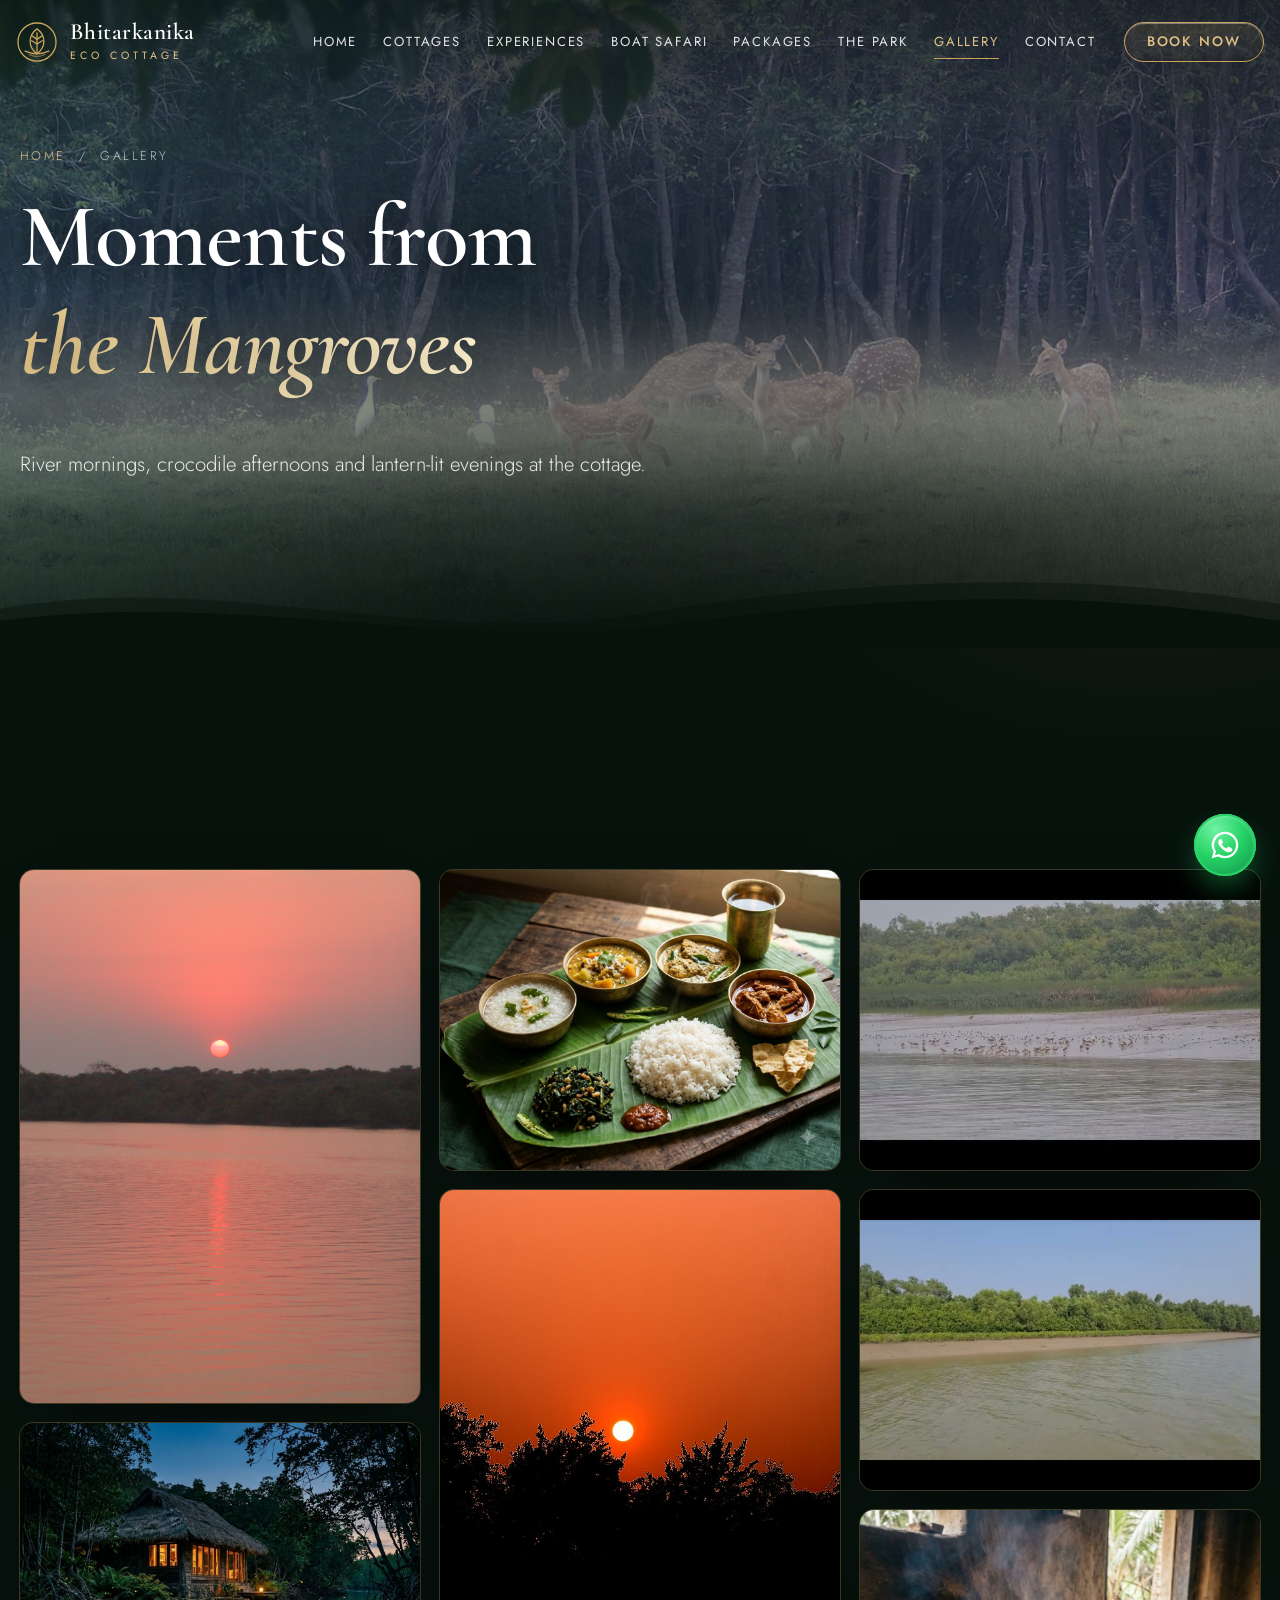
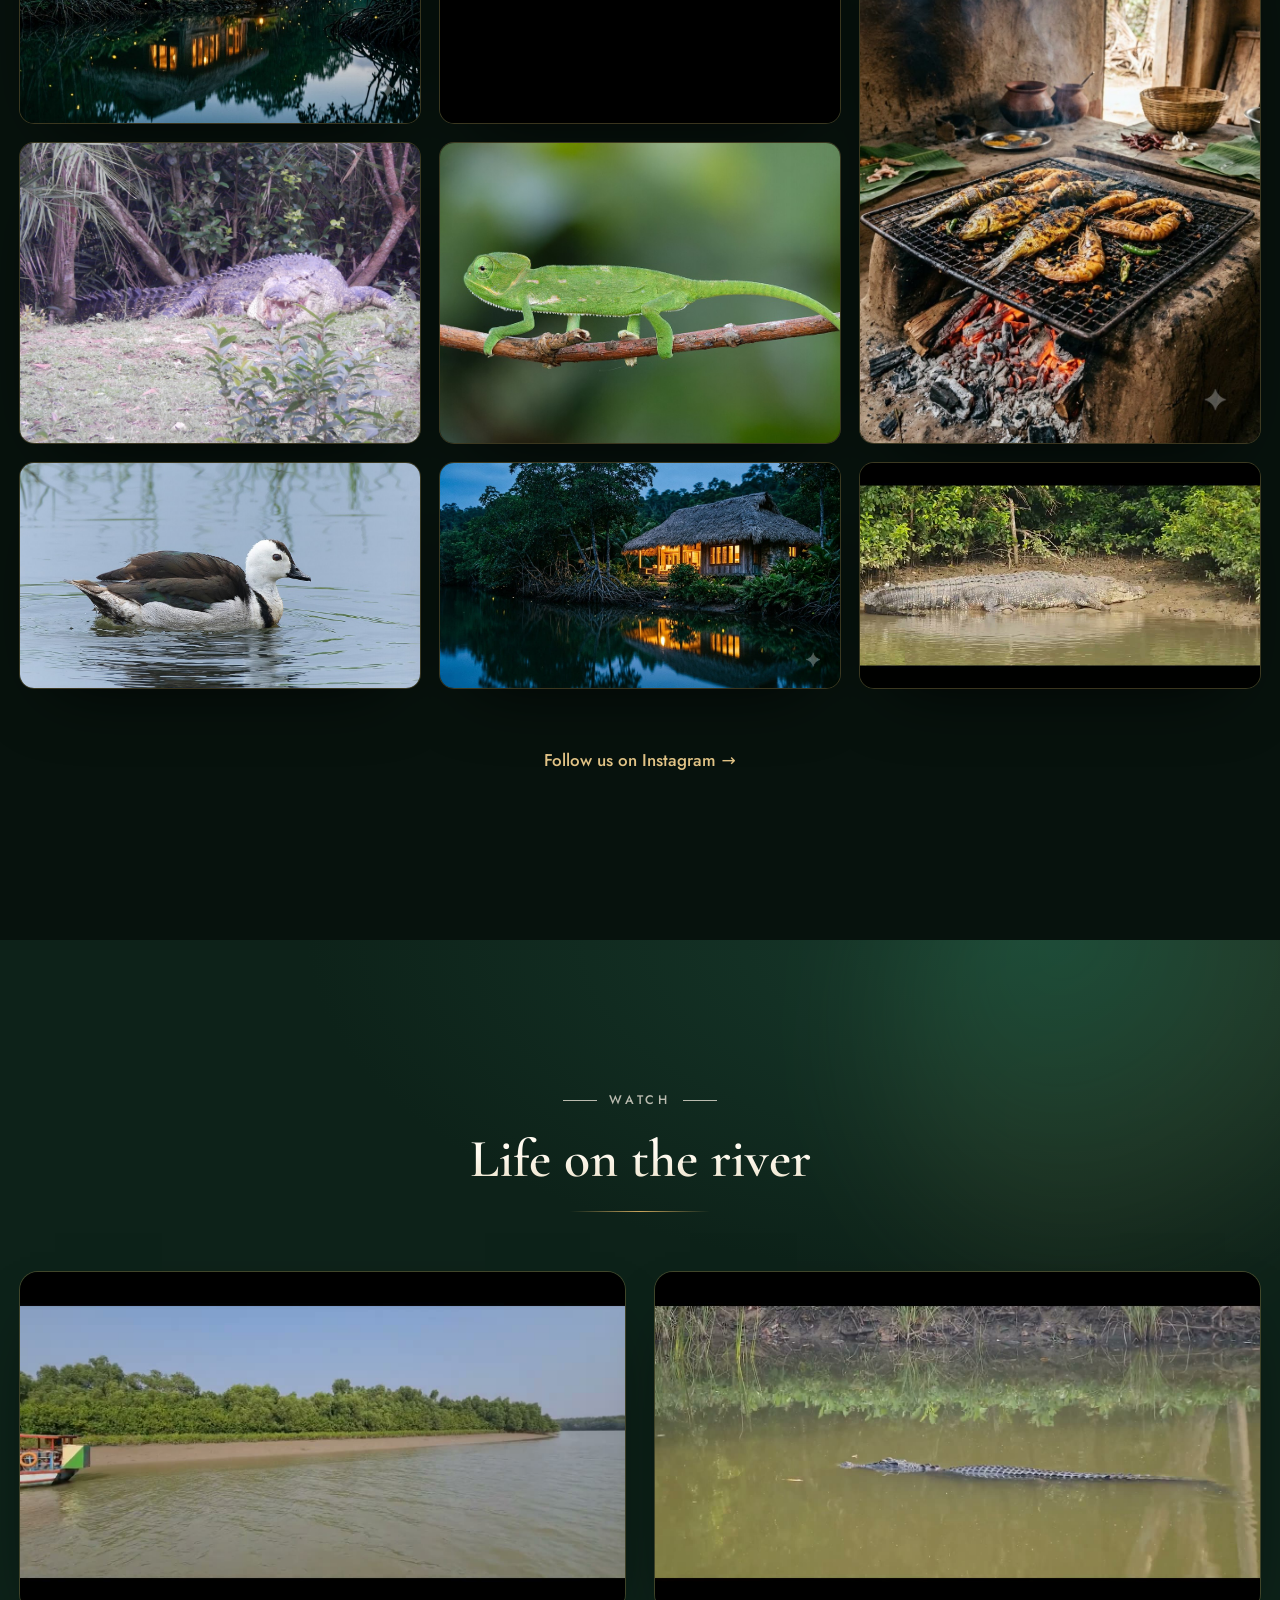
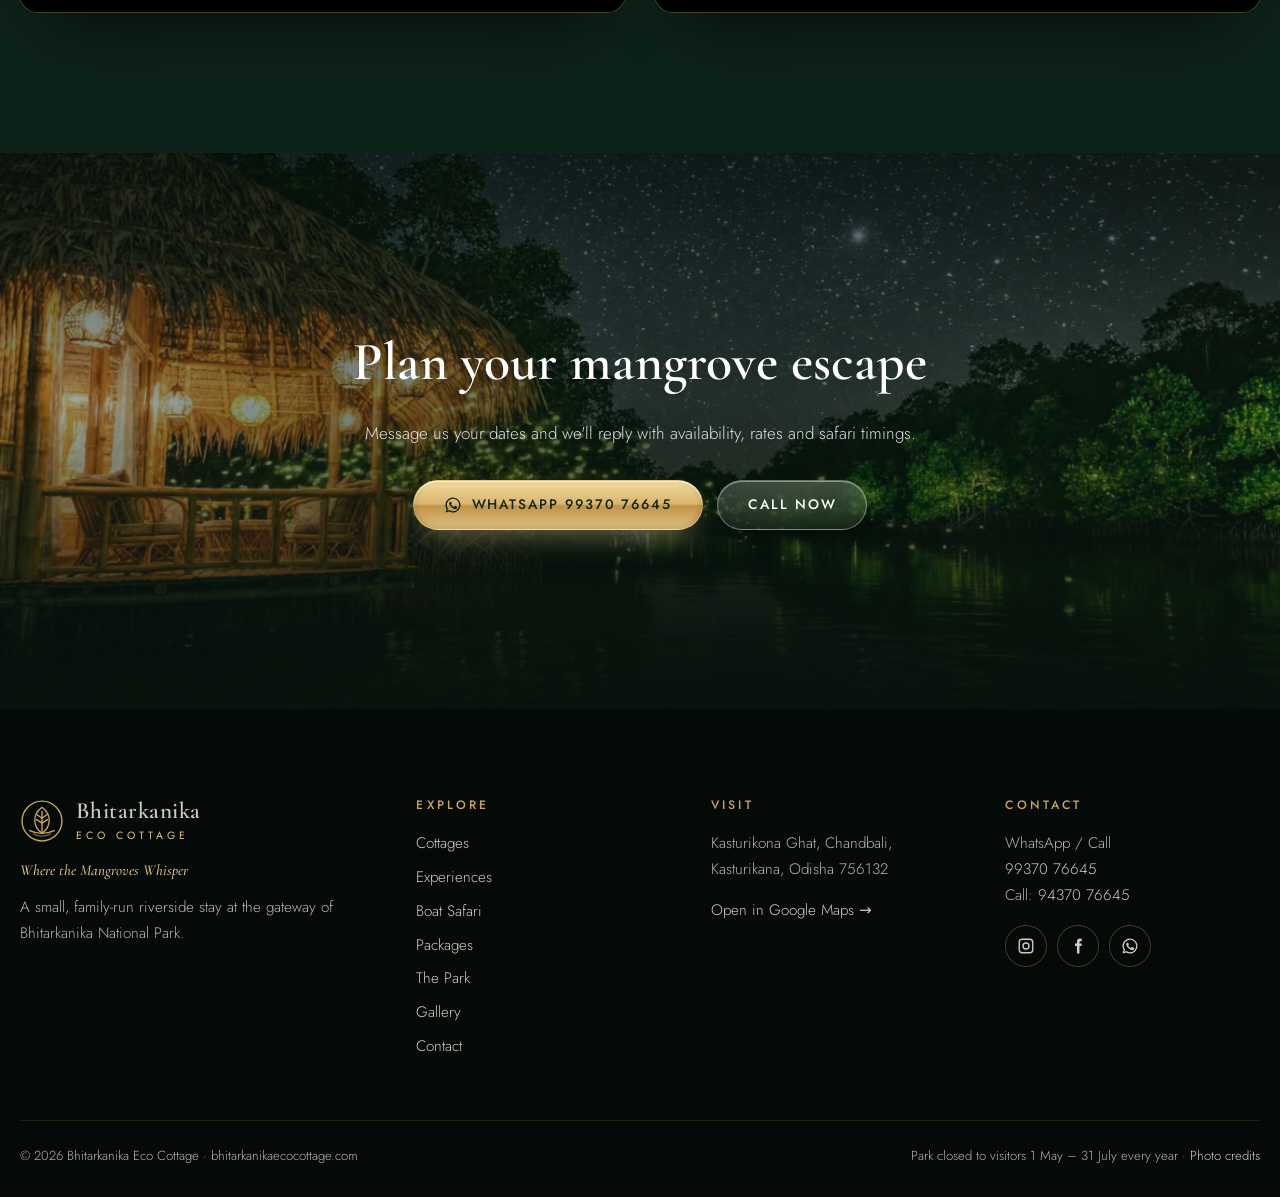
<file: gallery.html>
<!doctype html>
<html lang="en">
<head>
  <meta charset="utf-8">
  <meta name="viewport" content="width=device-width, initial-scale=1">
  <title>Gallery | Bhitarkanika Eco Cottage</title>
  <meta name="description" content="Photos and videos of Bhitarkanika Eco Cottage, the mangrove river, wildlife and Odia food.">
  <meta name="theme-color" content="#07120D">
  <link rel="canonical" href="https://bhitarkanikaecocottage.com/gallery.html">
  <link rel="icon" href="assets/favicon.svg" type="image/svg+xml">
  <meta property="og:title" content="Gallery | Bhitarkanika Eco Cottage">
  <meta property="og:description" content="Photos and videos of Bhitarkanika Eco Cottage, the mangrove river, wildlife and Odia food.">
  <meta property="og:image" content="https://bhitarkanikaecocottage.com/images/hero.jpg">
  <link rel="preconnect" href="https://fonts.googleapis.com">
  <link rel="preconnect" href="https://fonts.gstatic.com" crossorigin>
  <link href="https://fonts.googleapis.com/css2?family=Cormorant+Garamond:ital,wght@0,500;0,600;0,700;1,500&family=Jost:wght@300;400;500&display=swap" rel="stylesheet">
  <link rel="stylesheet" href="css/style.css?v=3">
  <noscript><style>.veil{display:none}.reveal,.reveal--mask{opacity:1;transform:none;clip-path:none}.split-line>span{transform:none}.hero .fade-up{opacity:1;transform:none}</style></noscript>
</head>
<body data-page="gallery.html">
<div class="veil" aria-hidden="true"><div class="veil__inner">
  <svg class="veil__mark" viewBox="0 0 64 64" fill="none" stroke="#C9A45C" stroke-width="1.6" stroke-linecap="round"><circle cx="32" cy="32" r="29"/><path d="M32 50 C18 40 18 22 32 12 C46 22 46 40 32 50Z"/><path d="M32 50 V18"/><path d="M14 46 Q32 54 50 46"/></svg>
  <span class="veil__word">Moments</span></div></div>
<a class="skip" href="#main">Skip to content</a>
<div id="site-header"></div>

<main id="main">
<section class="hero page-hero" data-wave="">
  <div class="hero__bg ph" style="background-image:url(images/gallery-hero.jpg),url(assets/scenes/night.svg)"></div>
  <div class="hero__overlay"></div>
  <div class="mist mist--1"></div>
  <div class="birds" data-n="4"></div>
  <div class="hero__content">
    <p class="crumbs fade-up"><a href="index.html">Home</a> &nbsp;/&nbsp; Gallery</p>
    <h1><span class="split-line"><span>Moments from</span></span><span class="split-line"><span><em>the Mangroves</em></span></span></h1>
    <p class="hero__sub fade-up d1">River mornings, crocodile afternoons and lantern-lit evenings at the cottage.</p>
  </div>
</section>
<section class="section">
  <div class="container">
    <div class="filters reveal">
      <button class="is-active" data-filter="all">All</button><button data-filter="river">River</button><button data-filter="wildlife">Wildlife</button><button data-filter="cottage">Cottages</button><button data-filter="food">Food</button>
    </div>
    <div class="masonry">
<div class="m m--tall" data-cat="river" data-caption="Sunset over the lake"><div class="ph" style="background-image:url(images/gallery-1.jpg),url(assets/scenes/dawn.svg)"></div></div>
<div class="m " data-cat="cottage" data-caption="Our cottages"><div class="ph" style="background-image:url(images/gallery-2.jpg),url(assets/scenes/cottage.svg)"></div></div>
<div class="m " data-cat="wildlife" data-caption="Crocodile on the mudbank"><div class="ph" style="background-image:url(images/gallery-3.jpg),url(assets/scenes/croc.svg)"></div></div>
<div class="m m--wide" data-cat="wildlife" data-caption="Cotton pygmy-goose"><div class="ph" style="background-image:url(images/gallery-4.jpg),url(assets/scenes/heron.svg)"></div></div>
<div class="m " data-cat="food" data-caption="Odia thali"><div class="ph" style="background-image:url(images/gallery-5.jpg),url(assets/scenes/food.svg)"></div></div>
<div class="m m--tall" data-cat="river" data-caption="Mangroves at dusk"><div class="ph" style="background-image:url(images/gallery-6.jpg),url(assets/scenes/dusk.svg)"></div></div>
<div class="m " data-cat="wildlife" data-caption="Indian chameleon"><div class="ph" style="background-image:url(images/gallery-7.jpg),url(assets/scenes/night.svg)"></div></div>
<div class="m m--wide" data-cat="cottage" data-caption="Evening at the cottage"><div class="ph" style="background-image:url(images/gallery-8.jpg),url(assets/scenes/cottage.svg)"></div></div>
<div class="m " data-cat="wildlife" data-caption="Flocks on the mudflats"><div class="ph" style="background-image:url(media/bird-flock.jpg),url(assets/scenes/heron.svg)"></div></div>
<div class="m " data-cat="river" data-caption="Out on the river"><div class="ph" style="background-image:url(media/river-safari.jpg),url(assets/scenes/dawn.svg)"></div></div>
<div class="m m--tall" data-cat="food" data-caption="Fresh river fish"><div class="ph" style="background-image:url(images/gallery-11.jpg),url(assets/scenes/food.svg)"></div></div>
<div class="m m--wide" data-cat="wildlife" data-caption="Basking saltwater crocodile"><div class="ph" style="background-image:url(media/croc-bank.jpg),url(assets/scenes/croc.svg)"></div></div>
    </div>
    <p class="center reveal" style="margin-top:30px"><a class="link" href="https://www.instagram.com/bhitarkanikaecocottage/" target="_blank" rel="noopener">Follow us on Instagram →</a></p>
  </div>
</section>
<section class="section section--green">
  <div class="container">
    <div class="section__head">
      <p class="eyebrow reveal">Watch</p>
      <h2 class="reveal" style="--d:.1s">Life on the river</h2>
      
    </div>
    <div class="cards" style="grid-template-columns:repeat(2,1fr)" data-stagger=".15">
      <div class="video-card"><div class="ph" style="background-image:url(media/river-safari.jpg),url(assets/scenes/dawn.svg)"></div><video class="js-autovid" src="media/river-safari.mp4" muted loop playsinline preload="none" aria-label="Boat gliding along the river"></video></div>
      <div class="video-card"><div class="ph" style="background-image:url(media/croc-swim.jpg),url(assets/scenes/croc.svg)"></div><video class="js-autovid" src="media/croc-swim.mp4" muted loop playsinline preload="none" aria-label="Saltwater crocodile swimming"></video></div>
    </div>
  </div>
</section>
<section class="cta">
  <div class="hero__bg ph" style="background-image:url(media/fireflies-night.jpg),url(images/cta.jpg),url(assets/scenes/night.svg)"></div>
  <video class="hero__video" src="media/fireflies-night.mp4" poster="media/fireflies-night.jpg" preload="none" muted loop playsinline aria-hidden="true"></video>
  <div class="hero__overlay"></div>
  <canvas class="fireflies" data-count="45"></canvas>
  <div class="container">
    <h2 class="reveal">Plan your mangrove escape</h2>
    <p class="reveal" style="--d:.1s">Message us your dates and we'll reply with availability, rates and safari timings.</p>
    <div class="hero__btns reveal" style="--d:.2s">
      <a href="#" class="btn btn--gold js-wa" data-msg="Namaskar! I'd like to plan a trip to Bhitarkanika."><span data-icon="wa"></span>WhatsApp 99370 76645</a>
      <a href="tel:+919937076645" class="btn btn--glass">Call Now</a>
    </div>
  </div>
</section>
</main>

<div id="site-footer"></div>
<script src="js/main.js?v=3"></script>
</body>
</html>
</file>
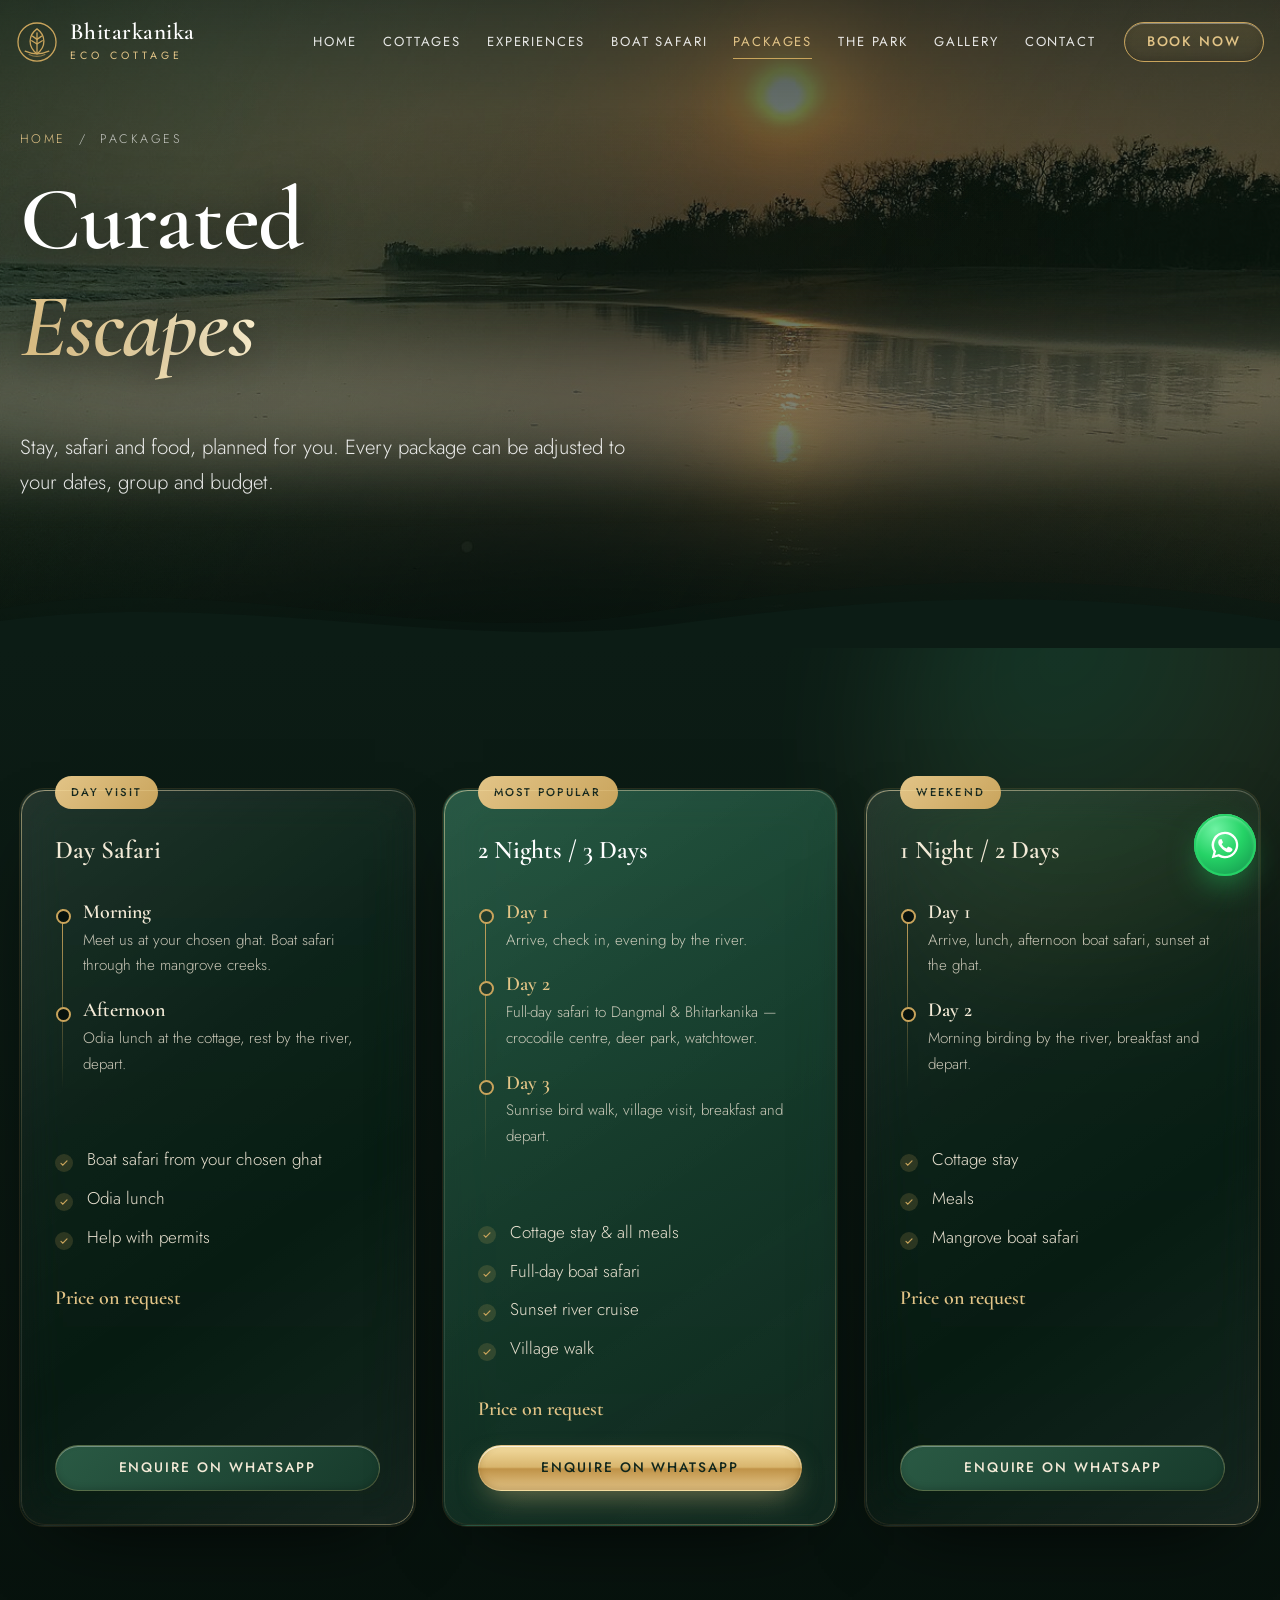
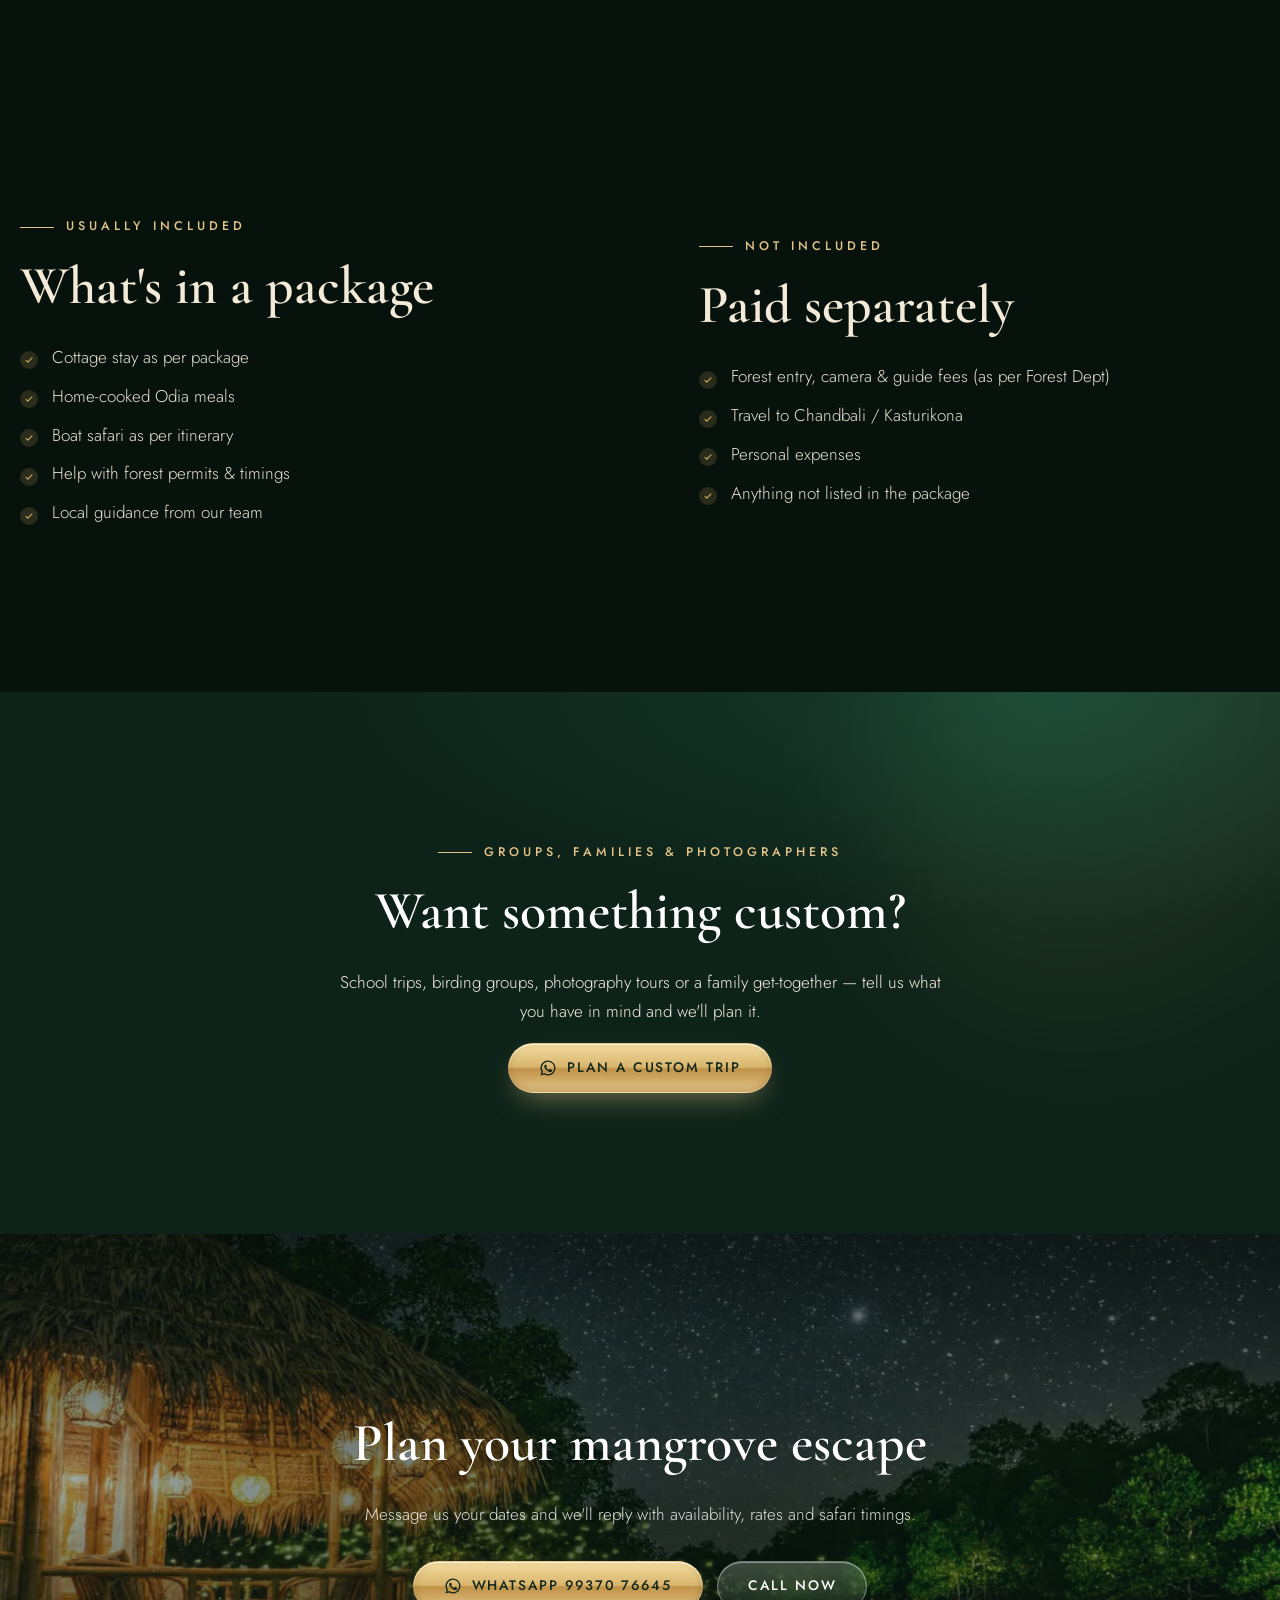
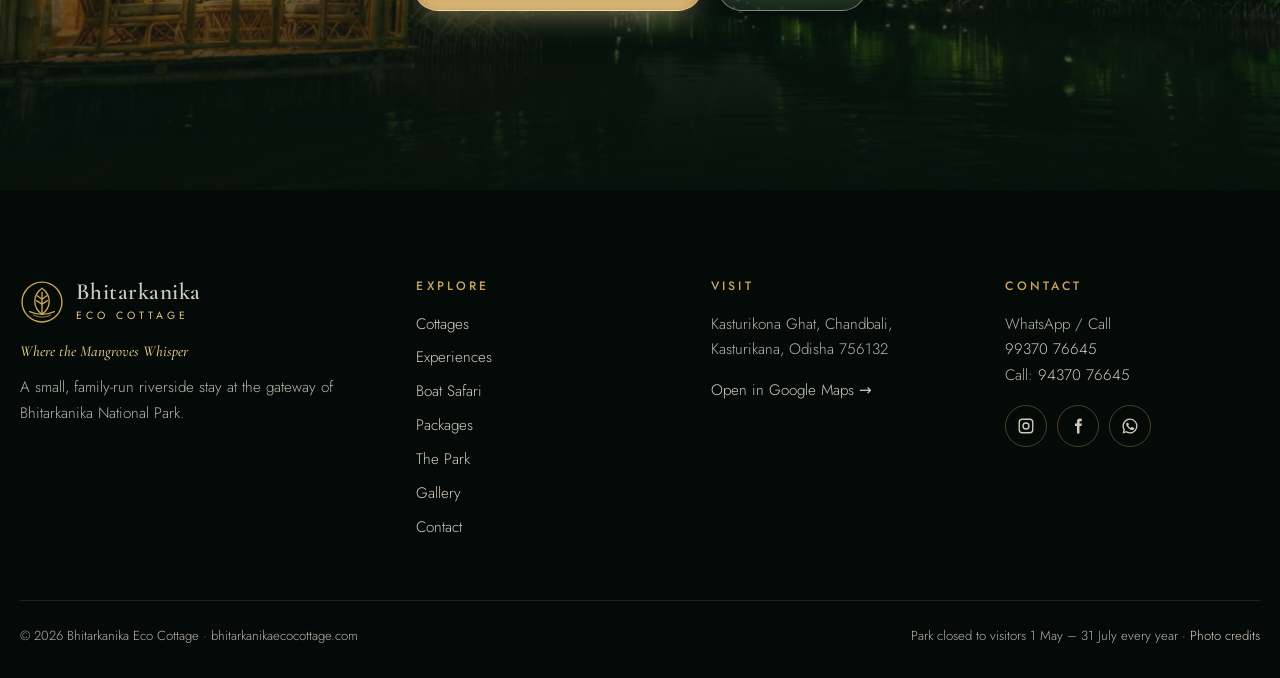
<file: packages.html>
<!doctype html>
<html lang="en">
<head>
  <meta charset="utf-8">
  <meta name="viewport" content="width=device-width, initial-scale=1">
  <title>Packages | Bhitarkanika Eco Cottage — Stay + Safari</title>
  <meta name="description" content="Bhitarkanika stay and safari packages: day safari, 1 night / 2 days and 2 nights / 3 days with cottage stay, Odia meals and mangrove boat safari.">
  <meta name="theme-color" content="#07120D">
  <link rel="canonical" href="https://bhitarkanikaecocottage.com/packages.html">
  <link rel="icon" href="assets/favicon.svg" type="image/svg+xml">
  <meta property="og:title" content="Packages | Bhitarkanika Eco Cottage — Stay + Safari">
  <meta property="og:description" content="Bhitarkanika stay and safari packages: day safari, 1 night / 2 days and 2 nights / 3 days with cottage stay, Odia meals and mangrove boat safari.">
  <meta property="og:image" content="https://bhitarkanikaecocottage.com/images/hero.jpg">
  <link rel="preconnect" href="https://fonts.googleapis.com">
  <link rel="preconnect" href="https://fonts.gstatic.com" crossorigin>
  <link href="https://fonts.googleapis.com/css2?family=Cormorant+Garamond:ital,wght@0,500;0,600;0,700;1,500&family=Jost:wght@300;400;500&display=swap" rel="stylesheet">
  <link rel="stylesheet" href="css/style.css?v=3">
  <noscript><style>.veil{display:none}.reveal,.reveal--mask{opacity:1;transform:none;clip-path:none}.split-line>span{transform:none}.hero .fade-up{opacity:1;transform:none}</style></noscript>
</head>
<body data-page="packages.html">
<div class="veil" aria-hidden="true"><div class="veil__inner">
  <svg class="veil__mark" viewBox="0 0 64 64" fill="none" stroke="#C9A45C" stroke-width="1.6" stroke-linecap="round"><circle cx="32" cy="32" r="29"/><path d="M32 50 C18 40 18 22 32 12 C46 22 46 40 32 50Z"/><path d="M32 50 V18"/><path d="M14 46 Q32 54 50 46"/></svg>
  <span class="veil__word">Curated Escapes</span></div></div>
<a class="skip" href="#main">Skip to content</a>
<div id="site-header"></div>

<main id="main">
<section class="hero page-hero" data-wave="wave--sand">
  <div class="hero__bg ph" style="background-image:url(images/packages-hero.jpg),url(assets/scenes/dusk.svg)"></div>
  <video class="hero__video" src="media/creek-glide.mp4" poster="media/creek-glide.jpg" autoplay muted loop playsinline aria-hidden="true"></video>
  <div class="hero__overlay"></div>
  <div class="mist mist--1"></div>
  <div class="birds" data-n="4"></div>
  <div class="hero__content">
    <p class="crumbs fade-up"><a href="index.html">Home</a> &nbsp;/&nbsp; Packages</p>
    <h1><span class="split-line"><span>Curated</span></span><span class="split-line"><span><em>Escapes</em></span></span></h1>
    <p class="hero__sub fade-up d1">Stay, safari and food, planned for you. Every package can be adjusted to your dates, group and budget.</p>
  </div>
</section>
<section class="section section--sand"><div class="container"><div class="packages" data-stagger=".15"><article class="pkg"><span class="ribbon">Day visit</span><h3>Day Safari</h3>
      <div class="itin"><div class="itin__day"><h4>Morning</h4><p>Meet us at your chosen ghat. Boat safari through the mangrove creeks.</p></div><div class="itin__day"><h4>Afternoon</h4><p>Odia lunch at the cottage, rest by the river, depart.</p></div></div><ul class="ticks"><li>Boat safari from your chosen ghat</li><li>Odia lunch</li><li>Help with permits</li></ul><p class="price">Price on request</p>
      <a href="#" class="btn btn--green js-wa" data-msg="Namaskar! Please share details and price of the Day Safari package.">Enquire on WhatsApp</a></article><article class="pkg pkg--featured"><span class="ribbon">Most popular</span><h3>2 Nights / 3 Days</h3>
      <div class="itin"><div class="itin__day"><h4>Day 1</h4><p>Arrive, check in, evening by the river.</p></div><div class="itin__day"><h4>Day 2</h4><p>Full-day safari to Dangmal &amp; Bhitarkanika — crocodile centre, deer park, watchtower.</p></div><div class="itin__day"><h4>Day 3</h4><p>Sunrise bird walk, village visit, breakfast and depart.</p></div></div><ul class="ticks"><li>Cottage stay &amp; all meals</li><li>Full-day boat safari</li><li>Sunset river cruise</li><li>Village walk</li></ul><p class="price">Price on request</p>
      <a href="#" class="btn btn--gold js-wa" data-msg="Namaskar! Please share details and price of the 2 Nights / 3 Days package.">Enquire on WhatsApp</a></article><article class="pkg"><span class="ribbon">Weekend</span><h3>1 Night / 2 Days</h3>
      <div class="itin"><div class="itin__day"><h4>Day 1</h4><p>Arrive, lunch, afternoon boat safari, sunset at the ghat.</p></div><div class="itin__day"><h4>Day 2</h4><p>Morning birding by the river, breakfast and depart.</p></div></div><ul class="ticks"><li>Cottage stay</li><li>Meals</li><li>Mangrove boat safari</li></ul><p class="price">Price on request</p>
      <a href="#" class="btn btn--green js-wa" data-msg="Namaskar! Please share details and price of the 1 Night / 2 Days package.">Enquire on WhatsApp</a></article></div></div></section><section class="section">
  <div class="container split">
    <div>
      <p class="eyebrow eyebrow--dark reveal">Usually included</p><h2 class="reveal" style="--d:.1s">What's in a package</h2>
      <ul class="ticks" data-stagger=".06"><li>Cottage stay as per package</li><li>Home-cooked Odia meals</li><li>Boat safari as per itinerary</li><li>Help with forest permits &amp; timings</li><li>Local guidance from our team</li></ul>
    </div>
    <div>
      <p class="eyebrow eyebrow--dark reveal">Not included</p><h2 class="reveal" style="--d:.1s">Paid separately</h2>
      <ul class="ticks" data-stagger=".06"><li>Forest entry, camera &amp; guide fees (as per Forest Dept)</li><li>Travel to Chandbali / Kasturikona</li><li>Personal expenses</li><li>Anything not listed in the package</li></ul>
    </div>
  </div>
</section>
<section class="section section--green">
  <div class="container center">
    <p class="eyebrow reveal">Groups, families &amp; photographers</p>
    <h2 class="reveal" style="--d:.1s">Want something custom?</h2>
    <p class="reveal" style="--d:.2s;max-width:620px;margin-inline:auto">School trips, birding groups, photography tours or a family get-together — tell us what you have in mind and we'll plan it.</p>
    <a href="#" class="btn btn--gold reveal js-wa" style="--d:.3s" data-msg="Namaskar! I'd like a custom package for my group."><span data-icon="wa"></span>Plan a custom trip</a>
  </div>
</section>
<section class="cta">
  <div class="hero__bg ph" style="background-image:url(media/fireflies-night.jpg),url(images/cta.jpg),url(assets/scenes/night.svg)"></div>
  <video class="hero__video" src="media/fireflies-night.mp4" poster="media/fireflies-night.jpg" preload="none" muted loop playsinline aria-hidden="true"></video>
  <div class="hero__overlay"></div>
  <canvas class="fireflies" data-count="45"></canvas>
  <div class="container">
    <h2 class="reveal">Plan your mangrove escape</h2>
    <p class="reveal" style="--d:.1s">Message us your dates and we'll reply with availability, rates and safari timings.</p>
    <div class="hero__btns reveal" style="--d:.2s">
      <a href="#" class="btn btn--gold js-wa" data-msg="Namaskar! I'd like to plan a trip to Bhitarkanika."><span data-icon="wa"></span>WhatsApp 99370 76645</a>
      <a href="tel:+919937076645" class="btn btn--glass">Call Now</a>
    </div>
  </div>
</section>
</main>

<div id="site-footer"></div>
<script src="js/main.js?v=3"></script>
</body>
</html>
</file>
<file: css/style.css>
/* =========================================================
   Bhitarkanika Eco Cottage — "Where the Mangroves Whisper"
   ========================================================= */

:root {
  --green-950: #0b1611;
  --green-900: #14271e;
  --green: #1f3b2d;
  --green-600: #2e5641;
  --moss: #6b8f5e;
  --sage: #b9c9b3;
  --sand: #f4ede1;
  --sand-2: #eadfcb;
  --cream: #fbf8f2;
  --gold: #c9a45c;
  --gold-2: #e2c487;
  --clay: #b5532f;
  --ink: #222;
  --muted: #5c6a62;
  --line: rgba(31, 59, 45, .14);

  --serif: "Cormorant Garamond", Georgia, serif;
  --sans: "Jost", system-ui, -apple-system, Segoe UI, sans-serif;

  --radius: 18px;
  --shadow: 0 18px 50px -18px rgba(11, 22, 17, .35);
  --shadow-lg: 0 30px 80px -24px rgba(11, 22, 17, .5);
  --ease: cubic-bezier(.22, .61, .36, 1);
  --ease-out: cubic-bezier(.16, 1, .3, 1);
  --header-h: 84px;
}

*, *::before, *::after { box-sizing: border-box; }
html { scroll-behavior: smooth; -webkit-text-size-adjust: 100%; overflow-x: clip; }
body {
  margin: 0;
  font-family: var(--sans);
  font-weight: 300;
  font-size: 17px;
  line-height: 1.7;
  color: var(--ink);
  background: var(--cream);
  overflow-x: clip;
}
img, svg, video, iframe { display: block; max-width: 100%; }
a { color: inherit; }
h1, h2, h3, h4 { font-family: var(--serif); font-weight: 600; line-height: 1.12; margin: 0 0 .5em; color: var(--green-900); }
h1 { font-size: clamp(2.8rem, 7vw, 6.2rem); letter-spacing: -.01em; }
h2 { font-size: clamp(2.1rem, 4.2vw, 3.6rem); }
h3 { font-size: clamp(1.45rem, 2vw, 1.85rem); }
p { margin: 0 0 1em; }
em { font-style: italic; color: var(--gold-2); }
::selection { background: var(--gold); color: var(--green-900); }
:focus-visible { outline: 2px solid var(--gold); outline-offset: 3px; border-radius: 4px; }

.container { width: min(1240px, 100% - 32px); margin-inline: auto; }
.center { text-align: center; }
.skip { position: absolute; left: -999px; top: 8px; z-index: 999; background: var(--gold); color: var(--green-900); padding: 8px 14px; border-radius: 8px; }
.skip:focus { left: 8px; }

/* ---------- Eyebrow & headings ---------- */
.eyebrow {
  display: inline-flex; align-items: center; gap: 12px;
  font-family: var(--sans); font-size: .78rem; font-weight: 500;
  letter-spacing: .32em; text-transform: uppercase; color: var(--gold-2);
  margin-bottom: 18px;
}
.eyebrow::before { content: ""; width: 34px; height: 1px; background: currentColor; }
.eyebrow--dark { color: var(--gold); }
.section__head { text-align: center; max-width: 720px; margin: 0 auto 60px; }
.section__head .eyebrow::after { content: ""; width: 34px; height: 1px; background: currentColor; }
.section__head p { color: var(--muted); }
.lead { font-size: 1.2rem; color: var(--muted); }

/* ---------- Buttons ---------- */
.btn {
  --bg: transparent;
  position: relative; isolation: isolate; overflow: hidden;
  display: inline-flex; align-items: center; justify-content: center; gap: 10px;
  padding: 15px 30px; border-radius: 999px;
  font: 500 .86rem/1 var(--sans); letter-spacing: .14em; text-transform: uppercase;
  text-decoration: none; cursor: pointer; border: 1px solid transparent;
  background: var(--bg);
  transition: transform .4s var(--ease-out), box-shadow .4s var(--ease), color .3s, border-color .3s;
}
.btn svg { width: 18px; height: 18px; }
.btn::after {
  content: ""; position: absolute; inset: 0; z-index: -1;
  background: linear-gradient(120deg, transparent 20%, rgba(255,255,255,.35) 50%, transparent 80%);
  transform: translateX(-120%); transition: transform .8s var(--ease);
}
.btn:hover { transform: translateY(-3px); box-shadow: 0 14px 30px -12px rgba(0,0,0,.45); }
.btn:hover::after { transform: translateX(120%); }
.btn--gold { --bg: linear-gradient(135deg, var(--gold-2), var(--gold)); color: var(--green-900); }
.btn--green { --bg: var(--green); color: var(--sand); }
.btn--green:hover { --bg: var(--green-600); }
.btn--glass { --bg: rgba(255,255,255,.12); color: #fff; border-color: rgba(255,255,255,.4); backdrop-filter: blur(10px); }
.btn--outline { color: var(--gold-2); border-color: var(--gold); }
.btn--outline:hover { --bg: var(--gold); color: var(--green-900); }
.btn--outline-dark { color: var(--green); border-color: var(--green); }
.btn--outline-dark:hover { --bg: var(--green); color: var(--sand); }
.btn--block { width: 100%; }
.link { color: var(--green-600); font-weight: 500; text-decoration: none; background: linear-gradient(var(--gold), var(--gold)) 0 100%/0 1px no-repeat; transition: background-size .4s var(--ease); }
.link:hover { background-size: 100% 1px; }

/* ---------- Image / illustration placeholders ---------- */
.ph { background-color: var(--green); background-size: cover; background-position: center; }

/* ---------- Page transition veil ---------- */
.veil {
  position: fixed; inset: 0; z-index: 1000; pointer-events: none;
  background: radial-gradient(circle at 50% 60%, var(--green-600), var(--green-900) 70%);
  display: grid; place-items: center;
  transform: translateY(0); transition: transform .9s var(--ease-out);
}
.veil__mark { width: 84px; height: 84px; }
.veil__mark path, .veil__mark circle { stroke-dasharray: 220; stroke-dashoffset: 220; animation: draw 1.4s var(--ease) forwards; }
.veil__word { margin-top: 18px; font: italic 500 1.4rem var(--serif); color: var(--gold-2); opacity: 0; animation: fadeIn .8s .4s forwards; }
.veil__inner { display: grid; justify-items: center; }
.is-loaded .veil { transform: translateY(-101%); }
.is-leaving .veil { transform: translateY(0); transition-duration: .55s; }
.is-leaving .veil__mark path, .is-leaving .veil__mark circle { animation: none; stroke-dashoffset: 0; }
.is-leaving .veil__word { animation: none; opacity: 1; }
@keyframes draw { to { stroke-dashoffset: 0; } }
@keyframes fadeIn { to { opacity: 1; } }

/* ---------- Header ---------- */
.nav {
  position: fixed; inset: 0 0 auto; z-index: 100; height: var(--header-h);
  transition: background .5s var(--ease), transform .5s var(--ease), box-shadow .5s, height .4s;
}
.nav__inner { height: 100%; width: min(1340px, 100% - 32px); margin-inline: auto; display: flex; align-items: center; gap: 28px; }
.nav.is-solid { background: rgba(20, 39, 30, .92); backdrop-filter: blur(14px); box-shadow: 0 10px 40px -20px rgba(0,0,0,.6); --header-h: 70px; }
.nav.is-hidden { transform: translateY(-100%); }
.brand { display: flex; align-items: center; gap: 12px; text-decoration: none; color: #fff; flex-shrink: 0; }
.brand img { transition: transform 1.2s var(--ease-out); }
.brand:hover img { transform: rotate(-20deg) scale(1.05); }
.brand__text { font: 600 1.45rem/1 var(--serif); letter-spacing: .02em; }
.brand__text small { display: block; margin-top: 4px; font: 400 .66rem var(--sans); letter-spacing: .38em; text-transform: uppercase; color: var(--gold-2); }
.nav__links { display: flex; gap: 26px; margin-left: auto; }
.nav__links a {
  position: relative; color: rgba(255,255,255,.88); text-decoration: none;
  font-size: .82rem; font-weight: 400; letter-spacing: .14em; text-transform: uppercase; padding: 6px 0;
}
.nav__links a::after { content: ""; position: absolute; left: 50%; right: 50%; bottom: 0; height: 1px; background: var(--gold); transition: left .4s var(--ease), right .4s var(--ease); }
.nav__links a:hover::after, .nav__links a[aria-current="page"]::after { left: 0; right: 0; }
.nav__links a[aria-current="page"] { color: var(--gold-2); }
.nav__cta { display: flex; align-items: center; gap: 14px; }
.nav__cta .btn { padding: 12px 22px; }
.nav__toggle { display: none; width: 46px; height: 46px; border-radius: 50%; border: 1px solid rgba(255,255,255,.35); background: transparent; cursor: pointer; position: relative; }
.nav__toggle span { position: absolute; left: 13px; right: 13px; height: 1.5px; background: #fff; transition: transform .4s var(--ease), opacity .3s; }
.nav__toggle span:nth-child(1) { top: 16px; } .nav__toggle span:nth-child(2) { top: 22px; } .nav__toggle span:nth-child(3) { top: 28px; }
.nav-open .nav__toggle span:nth-child(1) { transform: translateY(6px) rotate(45deg); }
.nav-open .nav__toggle span:nth-child(2) { opacity: 0; }
.nav-open .nav__toggle span:nth-child(3) { transform: translateY(-6px) rotate(-45deg); }

/* ---------- Hero ---------- */
.hero {
  position: relative; min-height: 100svh; display: flex; flex-direction: column; justify-content: center;
  color: #fff; overflow: hidden; isolation: isolate; padding: calc(var(--header-h) + 40px) 0 150px;
}
.hero__bg { position: absolute; inset: -4%; z-index: -3; animation: kenburns 28s ease-in-out infinite alternate; will-change: transform; }
.hero__overlay { position: absolute; inset: 0; z-index: -2; background: linear-gradient(180deg, rgba(11,22,17,.65) 0%, rgba(11,22,17,.25) 40%, rgba(11,22,17,.75) 100%); }
.hero__content { position: relative; z-index: 2; max-width: 980px; text-align: center; }
.hero h1 { color: #fff; text-shadow: 0 4px 40px rgba(0,0,0,.35); }
.hero__sub { font-size: clamp(1.05rem, 1.6vw, 1.3rem); max-width: 640px; margin: 18px auto 34px; color: rgba(255,255,255,.88); }
.hero__btns { display: flex; flex-wrap: wrap; gap: 14px; justify-content: center; }
.hero__btns--left { justify-content: flex-start; }
.hero__scroll { position: absolute; bottom: 120px; left: 50%; translate: -50% 0; width: 26px; height: 42px; border: 1.5px solid rgba(255,255,255,.6); border-radius: 20px; z-index: 2; }
.hero__scroll::after { content: ""; position: absolute; left: 50%; top: 8px; width: 3px; height: 8px; margin-left: -1.5px; border-radius: 2px; background: var(--gold-2); animation: scrolldot 2s var(--ease) infinite; }
@keyframes scrolldot { 0% { opacity: 0; transform: translateY(0); } 30% { opacity: 1; } 100% { opacity: 0; transform: translateY(14px); } }
@keyframes kenburns { from { transform: scale(1) translate(0, 0); } to { transform: scale(1.12) translate(-1.5%, -1%); } }

/* split-letter headline */
.split-line { display: block; overflow: hidden; padding-bottom: .08em; }
.split-line > span { display: inline-block; transform: translateY(110%); transition: transform 1.3s var(--ease-out); }
.is-loaded .split-line > span { transform: translateY(0); }
.is-loaded .split-line:nth-child(2) > span { transition-delay: .15s; }
.hero .fade-up { opacity: 0; transform: translateY(24px); transition: opacity 1.2s var(--ease-out), transform 1.2s var(--ease-out); }
.is-loaded .hero .fade-up { opacity: 1; transform: none; }
.is-loaded .hero .fade-up.d1 { transition-delay: .5s; } .is-loaded .hero .fade-up.d2 { transition-delay: .7s; } .is-loaded .hero .fade-up.d3 { transition-delay: .9s; }

/* mist layers & flying birds */
.mist { position: absolute; left: -50%; width: 200%; height: 40%; z-index: -1; pointer-events: none; opacity: .45;
  background: radial-gradient(ellipse at 30% 50%, rgba(246,231,207,.55), transparent 60%), radial-gradient(ellipse at 75% 50%, rgba(246,231,207,.4), transparent 55%);
  filter: blur(20px); animation: drift 40s linear infinite; }
.mist--1 { bottom: 18%; } .mist--2 { bottom: 5%; animation-duration: 60s; animation-direction: reverse; opacity: .3; }
@keyframes drift { from { transform: translateX(0); } to { transform: translateX(25%); } }
.birds { position: absolute; inset: 0; z-index: -1; pointer-events: none; overflow: hidden; }
.bird { position: absolute; left: -60px; width: 34px; height: 14px; color: rgba(20, 30, 25, .85); animation: fly linear infinite; }
.bird svg { width: 100%; height: 100%; animation: flap .7s ease-in-out infinite alternate; transform-origin: center; }
@keyframes fly { from { transform: translate(0, 0); } 50% { transform: translate(55vw, -40px); } to { transform: translate(115vw, 10px); } }
@keyframes flap { from { transform: scaleY(1); } to { transform: scaleY(-.4); } }
canvas.fireflies { position: absolute; inset: 0; width: 100%; height: 100%; z-index: -1; pointer-events: none; }

/* small page hero */
.page-hero { min-height: 72svh; padding-bottom: 110px; }
.page-hero .hero__content { text-align: left; max-width: 820px; margin-left: max(16px, calc((100% - 1240px) / 2)); }
.page-hero .hero__sub { margin-left: 0; }
.crumbs { font-size: .78rem; letter-spacing: .2em; text-transform: uppercase; color: rgba(255,255,255,.7); margin-bottom: 20px; }
.crumbs a { text-decoration: none; color: var(--gold-2); }

/* wave divider at bottom of heros/sections */
.wave { position: absolute; left: 0; right: 0; bottom: -1px; height: 90px; z-index: 1; color: var(--cream); pointer-events: none; }
.wave svg { width: 100%; height: 100%; }
.wave path { animation: sway 9s ease-in-out infinite alternate; transform-origin: center bottom; }
.wave path:nth-child(2) { animation-duration: 13s; animation-direction: alternate-reverse; }
@keyframes sway { from { transform: translateX(-2%) scaleY(1); } to { transform: translateX(2%) scaleY(1.15); } }
.wave--sand { color: var(--sand); }
.wave--green { color: var(--green); }

/* ---------- Booking bar ---------- */
.booking-bar {
  position: absolute; left: 50%; bottom: 40px; translate: -50% 0; z-index: 3;
  display: grid; grid-template-columns: repeat(3, 1fr) auto; gap: 14px; align-items: end;
  width: min(980px, 100% - 32px); padding: 18px 20px; border-radius: 22px;
  background: rgba(255,255,255,.12); border: 1px solid rgba(255,255,255,.28);
  backdrop-filter: blur(16px) saturate(1.2); box-shadow: var(--shadow-lg);
  opacity: 0; transform: translateY(30px); transition: opacity 1.2s 1.1s var(--ease-out), transform 1.2s 1.1s var(--ease-out);
}
.is-loaded .booking-bar { opacity: 1; transform: none; }
.booking-bar label { display: grid; gap: 6px; font-size: .7rem; letter-spacing: .22em; text-transform: uppercase; color: rgba(255,255,255,.8); }
.booking-bar input, .booking-bar select { width: 100%; padding: 12px 14px; border-radius: 12px; border: 1px solid rgba(255,255,255,.3); background: rgba(11,22,17,.35); color: #fff; font: 400 1rem var(--sans); color-scheme: dark; }
.booking-bar .form-msg { grid-column: 1 / -1; margin: 0; color: var(--gold-2); font-size: .9rem; min-height: 0; }
.booking-bar .form-msg:empty { display: none; }

/* ---------- Trust strip & marquee ---------- */
.trust { background: var(--green-900); color: var(--sand); padding: 26px 0; position: relative; }
.trust__row { display: grid; grid-template-columns: repeat(4, 1fr); gap: 20px; }
.trust__item { display: grid; text-align: center; text-decoration: none; padding: 6px; border-right: 1px solid rgba(201,164,92,.25); }
.trust__item:last-child { border: 0; }
.trust__item strong { font: 600 1.6rem/1.1 var(--serif); color: var(--gold-2); }
.trust__item strong span { font: inherit; letter-spacing: 0; text-transform: none; opacity: 1; }
.trust__item > span { font-size: .78rem; letter-spacing: .18em; text-transform: uppercase; opacity: .8; }

.marquee { overflow: hidden; background: var(--sand); border-block: 1px solid var(--line); padding: 22px 0; }
.marquee__track { display: flex; width: max-content; animation: marquee 50s linear infinite; }
.marquee__track span { font: italic 500 clamp(1.4rem, 2.6vw, 2.2rem) var(--serif); color: var(--green-600); padding: 0 34px; white-space: nowrap; display: flex; align-items: center; gap: 68px; }
.marquee__track span::after { content: "❧"; color: var(--gold); font-style: normal; font-size: .8em; }
.marquee:hover .marquee__track { animation-play-state: paused; }
@keyframes marquee { to { transform: translateX(-50%); } }

/* ---------- Sections ---------- */
.section { padding: clamp(80px, 11vw, 150px) 0; position: relative; }
.section--sand { background: var(--sand); }
.section--green { background: var(--green); color: var(--sand); }
.section--green h2, .section--green h3 { color: #fff; }
.section--green .section__head p { color: rgba(244,237,225,.75); }
.section--dark { background: var(--green-900); color: var(--sand); }
.section--dark h2, .section--dark h3 { color: #fff; }
.section .leaf-deco { position: absolute; width: 220px; opacity: .08; pointer-events: none; color: var(--green); }

.split { display: grid; grid-template-columns: 1.05fr 1fr; gap: clamp(40px, 7vw, 110px); align-items: center; }
.split--rev > :first-child { order: 2; }
.split__media { position: relative; min-height: 560px; }
.photo { position: absolute; border-radius: var(--radius); box-shadow: var(--shadow-lg); overflow: hidden; }
.photo--tall { inset: 0 18% 12% 0; }
.photo--small { width: 52%; aspect-ratio: 4/5; right: 0; bottom: 0; border: 8px solid var(--cream); }
.badge-float {
  position: absolute; left: -24px; bottom: 40px; z-index: 2;
  background: var(--green); color: var(--sand); border-radius: 16px; padding: 18px 22px; box-shadow: var(--shadow);
  animation: bob 6s ease-in-out infinite;
}
.badge-float strong { display: block; font: 600 2.2rem/1 var(--serif); color: var(--gold-2); }
.badge-float span { font-size: .72rem; letter-spacing: .2em; text-transform: uppercase; }
@keyframes bob { 50% { transform: translateY(-12px); } }

.ticks { list-style: none; padding: 0; margin: 24px 0; display: grid; gap: 10px; }
.ticks li { position: relative; padding-left: 32px; }
.ticks li::before { content: ""; position: absolute; left: 0; top: .5em; width: 18px; height: 18px; border-radius: 50%; background: rgba(201,164,92,.18) url("data:image/svg+xml,%3Csvg xmlns='http://www.w3.org/2000/svg' viewBox='0 0 20 20'%3E%3Cpath d='M5 10.5l3 3 7-7' fill='none' stroke='%23C9A45C' stroke-width='2' stroke-linecap='round'/%3E%3C/svg%3E") center/12px no-repeat; }
.ticks--2 { grid-template-columns: 1fr 1fr; }

/* ---------- Stats ---------- */
.stats { display: grid; grid-template-columns: repeat(4, 1fr); gap: 24px; }
.stat { text-align: center; padding: 30px 14px; border-radius: var(--radius); background: rgba(255,255,255,.04); border: 1px solid rgba(201,164,92,.2); transition: transform .5s var(--ease-out), background .5s; }
.stat:hover { transform: translateY(-6px); background: rgba(255,255,255,.08); }
.stat strong { display: block; font: 600 clamp(2.6rem, 5vw, 4rem)/1 var(--serif); color: var(--gold-2); }
.stat span { display: block; margin-top: 10px; font-size: .8rem; letter-spacing: .18em; text-transform: uppercase; opacity: .8; }

/* ---------- Cards ---------- */
.cards { display: grid; grid-template-columns: repeat(3, 1fr); gap: 30px; }
.card { background: #fff; border-radius: var(--radius); overflow: hidden; box-shadow: var(--shadow); transition: transform .6s var(--ease-out), box-shadow .6s var(--ease-out); display: flex; flex-direction: column; }
.card:hover { transform: translateY(-10px); box-shadow: var(--shadow-lg); }
.card__img { aspect-ratio: 4/3; overflow: hidden; position: relative; }
.card__img > div { position: absolute; inset: 0; transition: transform 1.4s var(--ease-out); }
.card:hover .card__img > div { transform: scale(1.08); }
.card__tag { position: absolute; top: 16px; left: 16px; z-index: 1; background: rgba(251,248,242,.92); color: var(--green); font-size: .7rem; letter-spacing: .2em; text-transform: uppercase; padding: 6px 12px; border-radius: 999px; }
.card__body { padding: 28px 28px 24px; display: flex; flex-direction: column; flex: 1; }
.card__body p { color: var(--muted); }
.amen { list-style: none; padding: 0; margin: 4px 0 20px; display: flex; flex-wrap: wrap; gap: 8px; }
.amen li { font-size: .78rem; padding: 5px 12px; border-radius: 999px; background: var(--sand); color: var(--green-600); }
.card__foot { margin-top: auto; display: flex; align-items: center; justify-content: space-between; gap: 12px; padding-top: 18px; border-top: 1px solid var(--line); }
.price { font: 600 1.25rem var(--serif); color: var(--green); margin: 0; }

/* ---------- Experience tiles ---------- */
.tiles { display: grid; grid-template-columns: repeat(3, 1fr); grid-auto-rows: 300px; gap: 22px; }
.tile { position: relative; margin: 0; border-radius: var(--radius); overflow: hidden; color: #fff; isolation: isolate; text-decoration: none; display: block; }
.tile:nth-child(1) { grid-row: span 2; }
.tile:nth-child(4), .tile:nth-child(6) { grid-column: span 2; }
.tile__bg { position: absolute; inset: 0; z-index: -2; transition: transform 1.6s var(--ease-out); }
.tile::before { content: ""; position: absolute; inset: 0; z-index: -1; background: linear-gradient(180deg, transparent 30%, rgba(11,22,17,.85)); transition: opacity .6s; }
.tile:hover .tile__bg { transform: scale(1.1); }
.tile figcaption, .tile__cap { position: absolute; left: 0; right: 0; bottom: 0; padding: 26px; }
.tile h3 { color: #fff; margin: 0; }
.tile p { margin: 0; max-height: 0; opacity: 0; overflow: hidden; transition: max-height .7s var(--ease-out), opacity .5s, margin .5s; color: rgba(255,255,255,.85); }
.tile:hover p, .tile:focus-within p { max-height: 120px; opacity: 1; margin-top: 8px; }
.tile__num { position: absolute; top: 20px; right: 24px; font: italic 500 1.2rem var(--serif); color: var(--gold-2); }

/* ---------- Experience detail rows ---------- */
.exp { display: grid; grid-template-columns: 1fr 1fr; gap: clamp(30px, 6vw, 90px); align-items: center; padding: 60px 0; border-bottom: 1px solid var(--line); }
.exp:last-child { border: 0; }
.exp:nth-child(even) .exp__media { order: 2; }
.exp__media { aspect-ratio: 5/4; border-radius: var(--radius); overflow: hidden; box-shadow: var(--shadow-lg); position: relative; }
.exp__media > div { position: absolute; inset: -8%; }
.exp__meta { display: flex; flex-wrap: wrap; gap: 10px 26px; margin: 18px 0 24px; padding: 16px 0; border-block: 1px solid var(--line); font-size: .9rem; }
.exp__meta b { display: block; font-size: .68rem; letter-spacing: .22em; text-transform: uppercase; color: var(--gold); font-weight: 500; }
.exp__num { font: italic 500 4rem/1 var(--serif); color: var(--gold); opacity: .5; }

/* ---------- Quote band ---------- */
.quote { position: relative; isolation: isolate; overflow: hidden; color: #fff; padding: clamp(110px, 16vw, 200px) 0; text-align: center; }
.quote__bg { position: absolute; inset: -20% 0; z-index: -2; }
.quote::before { content: ""; position: absolute; inset: 0; z-index: -1; background: rgba(11,22,17,.45); }
.quote blockquote { margin-inline: auto; }
.quote p { font: italic 500 clamp(1.9rem, 4.5vw, 3.6rem)/1.25 var(--serif); margin: 0; }
.quote cite { display: block; margin-top: 22px; font-style: normal; font-size: .8rem; letter-spacing: .3em; text-transform: uppercase; color: var(--gold-2); }

/* ---------- Boat booking ---------- */
.boat { display: grid; grid-template-columns: 1fr 1fr; gap: clamp(40px, 6vw, 90px); align-items: start; }
.ghat-list { list-style: none; padding: 0; margin: 26px 0; display: grid; gap: 10px; }
.ghat-list li { display: flex; justify-content: space-between; align-items: center; gap: 12px; padding: 14px 18px; border-radius: 14px; background: rgba(255,255,255,.06); border: 1px solid rgba(201,164,92,.2); cursor: pointer; transition: background .3s, transform .4s var(--ease-out), border-color .3s; }
.ghat-list li:hover, .ghat-list li.is-active { background: rgba(201,164,92,.16); border-color: var(--gold); transform: translateX(6px); }
.ghat-list b { font-weight: 500; }
.ghat-list span { font-family: var(--serif); font-size: 1.15rem; color: var(--gold-2); white-space: nowrap; }
.note { font-size: .92rem; opacity: .85; }
.note a { color: var(--gold-2); }
.form-card { background: var(--cream); color: var(--ink); border-radius: 24px; padding: clamp(26px, 4vw, 42px); box-shadow: var(--shadow-lg); position: relative; }
.form-card h3 { color: var(--green-900); }
.form-card label { display: grid; gap: 6px; margin-bottom: 16px; font-size: .72rem; letter-spacing: .2em; text-transform: uppercase; color: var(--muted); font-weight: 500; }
.form-card input, .form-card select, .form-card textarea { width: 100%; padding: 13px 15px; border: 1px solid var(--line); border-radius: 12px; background: #fff; font: 400 1rem var(--sans); color: var(--ink); transition: border-color .3s, box-shadow .3s; }
.form-card input:focus, .form-card select:focus, .form-card textarea:focus { outline: none; border-color: var(--gold); box-shadow: 0 0 0 4px rgba(201,164,92,.18); }
.form-card [aria-invalid="true"] { border-color: var(--clay); }
.row2 { display: grid; grid-template-columns: 1fr 1fr; gap: 14px; }
.fare { margin: -2px 0 18px; padding: 14px 16px; border-radius: 12px; background: var(--sand); color: var(--green); font-size: .95rem; transition: background .4s; }
.fare strong { font: 600 1.4rem var(--serif); }
.fare.pulse { animation: pulse .8s var(--ease-out); }
@keyframes pulse { 0% { background: var(--gold-2); } 100% { background: var(--sand); } }
.form-msg { margin: 12px 0 0; font-size: .9rem; color: var(--clay); min-height: 1.4em; }

/* ---------- Packages ---------- */
.packages { display: grid; grid-template-columns: repeat(3, 1fr); gap: 28px; align-items: stretch; }
.packages--2 { grid-template-columns: repeat(2, minmax(0, 460px)); justify-content: center; }
.pkg { position: relative; background: #fff; border-radius: 24px; padding: 46px 34px 34px; box-shadow: var(--shadow); border: 1px solid var(--line); display: flex; flex-direction: column; transition: transform .6s var(--ease-out), box-shadow .6s; }
.pkg:hover { transform: translateY(-10px); box-shadow: var(--shadow-lg); }
.pkg--featured { background: var(--green); color: var(--sand); border-color: var(--gold); }
.pkg--featured h3 { color: #fff; }
.pkg--featured .price { color: var(--gold-2); }
.pkg .btn { margin-top: auto; }
.pkg .price { margin: 10px 0 24px; }
.ribbon { position: absolute; top: -14px; left: 34px; background: linear-gradient(135deg, var(--gold-2), var(--gold)); color: var(--green-900); font-size: .7rem; font-weight: 500; letter-spacing: .2em; text-transform: uppercase; padding: 7px 16px; border-radius: 999px; }

/* itinerary */
.itin { position: relative; margin: 24px 0; padding-left: 28px; }
.itin::before { content: ""; position: absolute; left: 7px; top: 8px; bottom: 8px; width: 1px; background: linear-gradient(var(--gold), transparent); }
.itin__day { position: relative; margin-bottom: 20px; }
.itin__day::before { content: ""; position: absolute; left: -27px; top: 8px; width: 15px; height: 15px; border-radius: 50%; background: var(--cream); border: 2px solid var(--gold); }
.pkg--featured .itin__day::before { background: var(--green); }
.itin__day h4 { font-size: 1.25rem; margin: 0 0 4px; }
.pkg--featured .itin__day h4 { color: var(--gold-2); }
.itin__day p { margin: 0; font-size: .95rem; opacity: .85; }

/* ---------- Season calendar ---------- */
.calendar { display: grid; grid-template-columns: repeat(12, 1fr); gap: 6px; margin: 30px 0 18px; }
.month { text-align: center; padding: 16px 4px 12px; border-radius: 12px; font-size: .78rem; letter-spacing: .12em; text-transform: uppercase; position: relative; transition: transform .4s var(--ease-out); }
.month:hover { transform: translateY(-4px); }
.month i { display: block; font-style: normal; font-size: 1.2rem; margin-bottom: 4px; }
.m-best { background: var(--gold); color: var(--green-900); }
.m-good { background: var(--moss); color: #fff; }
.m-ok { background: var(--sage); color: var(--green-900); }
.m-closed { background: repeating-linear-gradient(45deg, #d9cdb6, #d9cdb6 6px, #e8dfcd 6px, #e8dfcd 12px); color: var(--muted); }
.legend { display: flex; flex-wrap: wrap; gap: 18px; font-size: .85rem; color: var(--muted); }
.legend span { display: inline-flex; align-items: center; gap: 8px; }
.legend i { width: 14px; height: 14px; border-radius: 4px; display: inline-block; }

/* ---------- Info cards / facts ---------- */
.facts { display: grid; grid-template-columns: repeat(3, 1fr); gap: 24px; }
.fact { padding: 34px 30px; border-radius: var(--radius); background: #fff; border: 1px solid var(--line); transition: transform .5s var(--ease-out), box-shadow .5s; }
.fact:hover { transform: translateY(-6px); box-shadow: var(--shadow); }
.fact__icon { width: 56px; height: 56px; border-radius: 50%; display: grid; place-items: center; background: var(--sand); color: var(--green); margin-bottom: 18px; font-size: 1.5rem; }
.fact p { color: var(--muted); margin: 0; }
.section--green .fact, .section--dark .fact { background: rgba(255,255,255,.05); border-color: rgba(201,164,92,.2); }
.section--green .fact p, .section--dark .fact p { color: rgba(244,237,225,.78); }
.section--green .fact__icon, .section--dark .fact__icon { background: rgba(201,164,92,.15); color: var(--gold-2); }

/* ---------- Gallery ---------- */
.filters { display: flex; flex-wrap: wrap; justify-content: center; gap: 10px; margin-bottom: 40px; }
.filters button { border: 1px solid var(--line); background: transparent; padding: 10px 22px; border-radius: 999px; font: 400 .82rem var(--sans); letter-spacing: .14em; text-transform: uppercase; cursor: pointer; color: var(--green); transition: background .3s, color .3s, border-color .3s; }
.filters button.is-active, .filters button:hover { background: var(--green); color: var(--sand); border-color: var(--green); }
.masonry { columns: 3 300px; column-gap: 20px; }
.m { break-inside: avoid; margin: 0 0 20px; border-radius: 14px; overflow: hidden; position: relative; cursor: zoom-in; aspect-ratio: 4/3; transition: opacity .5s, transform .6s var(--ease-out); }
.m--tall { aspect-ratio: 3/4; }
.m--wide { aspect-ratio: 16/9; }
.m > div { position: absolute; inset: 0; transition: transform 1.2s var(--ease-out); }
.m:hover > div { transform: scale(1.07); }
.m::after { content: attr(data-caption); position: absolute; left: 0; right: 0; bottom: 0; padding: 40px 18px 14px; color: #fff; font: italic 500 1.15rem var(--serif); background: linear-gradient(transparent, rgba(11,22,17,.75)); opacity: 0; transform: translateY(10px); transition: opacity .5s, transform .5s var(--ease-out); }
.m:hover::after { opacity: 1; transform: none; }
.m.is-out { display: none; }
.lightbox { position: fixed; inset: 0; z-index: 500; background: rgba(11,22,17,.94); display: grid; place-items: center; padding: 30px; opacity: 0; pointer-events: none; transition: opacity .5s var(--ease); }
.lightbox.is-open { opacity: 1; pointer-events: auto; }
.lightbox__img { width: min(1100px, 92vw); aspect-ratio: 16/10; border-radius: 16px; transform: scale(.94); transition: transform .6s var(--ease-out); background-size: cover; background-position: center; }
.lightbox.is-open .lightbox__img { transform: scale(1); }
.lightbox__cap { color: var(--sand); font: italic 500 1.3rem var(--serif); margin-top: 16px; text-align: center; }
.lightbox button { position: absolute; background: rgba(255,255,255,.1); color: #fff; border: 1px solid rgba(255,255,255,.3); width: 52px; height: 52px; border-radius: 50%; cursor: pointer; font-size: 1.4rem; }
.lightbox__close { top: 24px; right: 24px; }
.lightbox__prev { left: 24px; top: 50%; }
.lightbox__next { right: 24px; top: 50%; }

.video-card { position: relative; aspect-ratio: 16/9; border-radius: var(--radius); overflow: hidden; display: grid; place-items: center; color: #fff; box-shadow: var(--shadow-lg); }
.video-card > div:first-child { position: absolute; inset: 0; }
.play { position: relative; width: 86px; height: 86px; border-radius: 50%; background: rgba(255,255,255,.18); backdrop-filter: blur(8px); border: 1px solid rgba(255,255,255,.5); display: grid; place-items: center; }
.play::before, .play::after { content: ""; position: absolute; inset: -1px; border-radius: 50%; border: 1px solid rgba(255,255,255,.5); animation: ring 2.4s var(--ease) infinite; }
.play::after { animation-delay: 1.2s; }
.play svg { width: 28px; margin-left: 4px; }
@keyframes ring { from { transform: scale(1); opacity: .8; } to { transform: scale(1.8); opacity: 0; } }

/* ---------- Reviews ---------- */
.reviews { text-align: center; max-width: 760px; margin: 0 auto; }
.reviews__score { font: 600 clamp(4rem, 10vw, 7rem)/1 var(--serif); color: var(--green); }
.stars { display: block; font-size: 1.4rem; letter-spacing: .3em; color: var(--gold); margin: 6px 0 14px; }
.stars-fill { background: linear-gradient(90deg, var(--gold) 92%, var(--sand-2) 92%); -webkit-background-clip: text; background-clip: text; color: transparent; }

/* ---------- FAQ ---------- */
.faq { max-width: 860px; margin: 0 auto; }
.faq details { border-bottom: 1px solid var(--line); }
.faq summary { list-style: none; cursor: pointer; padding: 24px 50px 24px 0; position: relative; font: 600 1.35rem var(--serif); color: var(--green-900); }
.faq summary::-webkit-details-marker { display: none; }
.faq summary::after { content: ""; position: absolute; right: 6px; top: 50%; width: 14px; height: 14px; margin-top: -7px; background: linear-gradient(var(--gold), var(--gold)) center/100% 1.5px no-repeat, linear-gradient(var(--gold), var(--gold)) center/1.5px 100% no-repeat; transition: transform .5s var(--ease-out); }
.faq details[open] summary::after { transform: rotate(135deg); }
.faq details > div { padding: 0 0 24px; color: var(--muted); animation: faqIn .6s var(--ease-out); }
@keyframes faqIn { from { opacity: 0; transform: translateY(-8px); } }

/* ---------- Reach / map ---------- */
.route { padding: 0; margin: 24px 0 30px; list-style: none; counter-reset: r; display: grid; gap: 18px; }
.route li { counter-increment: r; position: relative; padding-left: 58px; }
.route li::before { content: counter(r, decimal-leading-zero); position: absolute; left: 0; top: -4px; font: italic 600 1.7rem var(--serif); color: var(--gold); }
address { font-style: normal; margin-bottom: 26px; padding: 18px 22px; border-left: 2px solid var(--gold); background: var(--sand); border-radius: 0 12px 12px 0; }
.map { border-radius: 24px; overflow: hidden; box-shadow: var(--shadow-lg); aspect-ratio: 4/3.4; border: 8px solid #fff; }
.map iframe { width: 100%; height: 100%; border: 0; filter: saturate(.85) contrast(1.05); }
.contact-cards { display: grid; grid-template-columns: repeat(3, 1fr); gap: 22px; }
.contact-card { text-align: center; padding: 38px 24px; border-radius: var(--radius); background: #fff; border: 1px solid var(--line); text-decoration: none; transition: transform .5s var(--ease-out), box-shadow .5s; }
.contact-card:hover { transform: translateY(-8px); box-shadow: var(--shadow); }
.contact-card svg { width: 34px; height: 34px; margin: 0 auto 16px; color: var(--gold); }
.contact-card strong { display: block; font: 600 1.5rem var(--serif); color: var(--green-900); }
.contact-card span { color: var(--muted); font-size: .92rem; }

/* ---------- CTA ---------- */
.cta { position: relative; isolation: isolate; overflow: hidden; color: #fff; text-align: center; padding: clamp(110px, 14vw, 180px) 0; }
.cta .hero__bg { animation-duration: 40s; }
.cta h2 { color: #fff; }
.cta p { max-width: 560px; margin: 0 auto 32px; color: rgba(255,255,255,.85); }

/* ---------- Footer ---------- */
.footer { background: var(--green-950); color: rgba(244,237,225,.75); padding: 90px 0 30px; position: relative; overflow: hidden; isolation: isolate; }
.footer__grid { display: grid; grid-template-columns: 1.4fr 1fr 1fr 1fr; gap: 40px; }
.footer h4 { font-family: var(--sans); font-size: .76rem; font-weight: 500; letter-spacing: .26em; text-transform: uppercase; color: var(--gold); margin-bottom: 18px; }
.footer a { color: rgba(244,237,225,.85); text-decoration: none; transition: color .3s; }
.footer a:hover { color: var(--gold-2); }
.footer p { font-size: .95rem; }
.footer__tag { font: italic 500 1.4rem var(--serif); color: var(--gold-2); margin-top: 18px; }
.footer__links { list-style: none; padding: 0; margin: 0; display: grid; gap: 8px; font-size: .95rem; }
.social { display: flex; gap: 10px; margin-top: 16px; }
.social a { width: 42px; height: 42px; border-radius: 50%; border: 1px solid rgba(201,164,92,.35); display: grid; place-items: center; transition: background .3s, transform .4s var(--ease-out); }
.social a:hover { background: var(--gold); color: var(--green-900); transform: translateY(-4px); }
.social svg { width: 18px; height: 18px; }
.footer__copy { margin-top: 60px; padding-top: 24px; border-top: 1px solid rgba(201,164,92,.15); font-size: .82rem; display: flex; justify-content: space-between; flex-wrap: wrap; gap: 10px; }

/* ---------- Floating WhatsApp & mobile bar ---------- */
.wa-float { position: fixed; right: 24px; bottom: 24px; z-index: 90; width: 62px; height: 62px; border-radius: 50%; background: #25d366; color: #fff; display: grid; place-items: center; box-shadow: 0 14px 34px -10px rgba(37,211,102,.7); transition: transform .4s var(--ease-out); }
.wa-float::before { content: ""; position: absolute; inset: 0; border-radius: 50%; border: 2px solid #25d366; animation: ring 2.6s var(--ease) infinite; }
.wa-float:hover { transform: scale(1.08) rotate(-6deg); }
.wa-float svg { width: 32px; height: 32px; }
.wa-float__tip { position: absolute; right: 74px; white-space: nowrap; background: #fff; color: var(--green); font-size: .85rem; padding: 8px 14px; border-radius: 10px; box-shadow: var(--shadow); opacity: 0; transform: translateX(10px); transition: .4s var(--ease-out); pointer-events: none; }
.wa-float:hover .wa-float__tip { opacity: 1; transform: none; }
.mobile-bar { display: none; }
.to-top { position: fixed; right: 32px; bottom: 100px; z-index: 89; width: 46px; height: 46px; border-radius: 50%; border: 1px solid var(--line); background: var(--cream); color: var(--green); cursor: pointer; opacity: 0; transform: translateY(10px); transition: .4s var(--ease-out); box-shadow: var(--shadow); }
.to-top.is-visible { opacity: 1; transform: none; }
.progress { position: fixed; top: 0; left: 0; height: 2px; z-index: 101; background: linear-gradient(90deg, var(--gold), var(--gold-2)); width: 100%; transform-origin: 0 50%; transform: scaleX(0); }

/* ---------- Scroll reveal ---------- */
.reveal { opacity: 0; transform: translateY(50px); transition: opacity 1.2s var(--ease-out), transform 1.2s var(--ease-out); transition-delay: var(--d, 0s); }
.reveal--left { transform: translateX(-60px); }
.reveal--right { transform: translateX(60px); }
.reveal--zoom { transform: scale(.92); }
.reveal--mask { opacity: 1; transform: none; clip-path: inset(0 0 100% 0); transition: clip-path 1.6s var(--ease-out); transition-delay: var(--d, 0s); }
.reveal.is-in { opacity: 1; transform: none; }
.reveal--mask.is-in { clip-path: inset(0 0 0 0); }

/* ---------- Responsive ---------- */
@media (max-width: 1080px) {
  .nav__links { position: fixed; inset: 0; flex-direction: column; justify-content: center; align-items: center; gap: 22px; background: var(--green-900); clip-path: circle(0 at calc(100% - 40px) 40px); transition: clip-path .9s var(--ease-out); margin: 0; z-index: -1; }
  .nav__links a { font: 500 2rem var(--serif); letter-spacing: .02em; text-transform: none; opacity: 0; transform: translateY(20px); transition: opacity .5s, transform .6s var(--ease-out); }
  .nav-open .nav__links { clip-path: circle(150% at calc(100% - 40px) 40px); }
  .nav-open .nav__links a { opacity: 1; transform: none; }
  .nav-open .nav__links a:nth-child(2) { transition-delay: .05s; } .nav-open .nav__links a:nth-child(3) { transition-delay: .1s; }
  .nav-open .nav__links a:nth-child(4) { transition-delay: .15s; } .nav-open .nav__links a:nth-child(5) { transition-delay: .2s; }
  .nav-open .nav__links a:nth-child(6) { transition-delay: .25s; } .nav-open .nav__links a:nth-child(7) { transition-delay: .3s; }
  .nav-open .nav__links a:nth-child(8) { transition-delay: .35s; }
  .nav__toggle { display: block; }
  .nav__cta { margin-left: auto; }
  .cards, .packages, .facts, .contact-cards { grid-template-columns: 1fr 1fr; }
  .footer__grid { grid-template-columns: 1fr 1fr; }
  .calendar { grid-template-columns: repeat(6, 1fr); }
}
@media (max-width: 820px) {
  body { font-size: 16px; }
  .reveal--left, .reveal--right { transform: translateY(40px); }
  .split, .boat, .exp { grid-template-columns: 1fr; }
  .split--rev > :first-child, .exp:nth-child(even) .exp__media { order: 0; }
  .split__media { min-height: 420px; }
  .tiles { grid-template-columns: 1fr 1fr; grid-auto-rows: 240px; }
  .tile:nth-child(4), .tile:nth-child(6) { grid-column: auto; }
  .stats { grid-template-columns: 1fr 1fr; }
  .trust__row { grid-template-columns: 1fr 1fr; }
  .trust__item:nth-child(2) { border: 0; }
  .booking-bar { position: relative; left: auto; bottom: auto; translate: none; grid-template-columns: 1fr 1fr; margin-top: 40px; }
  .booking-bar button { grid-column: 1 / -1; }
  .hero { padding-bottom: 60px; }
  .hero__scroll { display: none; }
  .packages--2 { grid-template-columns: 1fr; }
}
@media (max-width: 600px) {
  :root { --header-h: 70px; }
  .nav__cta .btn { display: none; }
  .brand__text { font-size: 1.2rem; }
  .cards, .packages, .facts, .contact-cards, .tiles, .ticks--2 { grid-template-columns: 1fr; }
  .tile:nth-child(1) { grid-row: auto; }
  .row2 { grid-template-columns: 1fr; }
  .footer__grid { grid-template-columns: 1fr; }
  .calendar { grid-template-columns: repeat(4, 1fr); }
  .badge-float { left: 10px; }
  .wa-float { display: none; }
  .to-top { bottom: 84px; right: 16px; }
  .mobile-bar { display: grid; grid-template-columns: 1fr 1fr 1.2fr; position: fixed; left: 0; right: 0; bottom: 0; z-index: 95; background: var(--green-900); border-top: 1px solid rgba(201,164,92,.3); padding-bottom: env(safe-area-inset-bottom); }
  .mobile-bar a { padding: 16px 6px; text-align: center; color: var(--sand); text-decoration: none; font-size: .78rem; letter-spacing: .14em; text-transform: uppercase; }
  .mobile-bar a + a { border-left: 1px solid rgba(201,164,92,.2); }
  .mobile-bar__book { background: var(--gold); color: var(--green-900) !important; font-weight: 500; }
  .footer { padding-bottom: 90px; }
  .lightbox__prev, .lightbox__next { top: auto; bottom: 24px; }
}

@media (prefers-reduced-motion: reduce) {
  *, *::before, *::after { animation-duration: .01ms !important; animation-iteration-count: 1 !important; transition-duration: .01ms !important; scroll-behavior: auto !important; }
  .reveal, .reveal--mask { opacity: 1; transform: none; clip-path: none; }
}

/* ---------- Split-screen storytelling (concept 10) ---------- */
.story { display: grid; grid-template-columns: 1fr 1fr; background: var(--green-900); color: var(--sand); }
.story__media { position: sticky; top: 0; height: 100svh; overflow: hidden; }
.story__media > div { position: absolute; inset: 0; opacity: 0; transform: scale(1.08); transition: opacity 1.2s var(--ease), transform 2.4s var(--ease-out); }
.story__media > div.is-active { opacity: 1; transform: scale(1); }
.story__count { position: absolute; left: 30px; bottom: 30px; z-index: 2; font: italic 500 1.2rem var(--serif); color: var(--gold-2); background: rgba(11,22,17,.5); padding: 8px 16px; border-radius: 999px; backdrop-filter: blur(6px); }
.story__chapters { padding: 0 clamp(24px, 6vw, 100px); }
.chapter { min-height: 100svh; display: flex; flex-direction: column; justify-content: center; border-bottom: 1px solid rgba(201,164,92,.15); opacity: .3; transition: opacity .8s var(--ease); }
.chapter.is-active { opacity: 1; }
.chapter h2 { color: #fff; text-transform: uppercase; letter-spacing: .02em; }
.chapter__num { font-size: .78rem; letter-spacing: .3em; color: var(--gold); margin-bottom: 18px; }
.chapter p { color: rgba(244,237,225,.8); max-width: 480px; }
.chapter .link { color: var(--gold-2); }
.chapter__img { display: none; }
@media (max-width: 820px) {
  .story { grid-template-columns: 1fr; }
  .story__media { display: none; }
  .chapter { min-height: auto; padding: 70px 0; opacity: 1; }
  .chapter__img { display: block; aspect-ratio: 16/10; border-radius: var(--radius); margin-bottom: 26px; }
}

/* ---------- Night section (concept 03) ---------- */
.night { position: relative; isolation: isolate; overflow: hidden; background: radial-gradient(ellipse at 70% 0%, #1d3d33 0%, var(--green-950) 60%); color: var(--sand); }
.night h2, .night h3 { color: #fff; }
.glass { background: rgba(255,255,255,.06); border: 1px solid rgba(201,164,92,.25); border-radius: var(--radius); backdrop-filter: blur(12px); box-shadow: inset 0 1px 0 rgba(255,255,255,.08), 0 20px 60px -30px rgba(0,0,0,.8); }
.glow-text { background: linear-gradient(90deg, var(--gold-2), #fff3d0, var(--gold)); -webkit-background-clip: text; background-clip: text; color: transparent; background-size: 200% 100%; animation: shimmer 6s linear infinite; }
@keyframes shimmer { to { background-position: -200% 0; } }

/* page-hero background image layer for subpages uses .hero__bg */
.hero__bg.ph { background-color: var(--green-900); }
.wave--deep { color: var(--green-900); }

/* =========================================================
   Emerald Night theme — deep jungle green, glass & gold
   (overrides the light surfaces above)
   ========================================================= */
:root {
  --bg: #07120d;
  --bg-2: #0c1c15;
  --surface: rgba(255, 255, 255, .045);
  --surface-2: rgba(255, 255, 255, .08);
  --text: #e8e1d0;
  --text-muted: rgba(232, 225, 208, .68);
  --gold-line: rgba(201, 164, 92, .28);
  --emerald: #2fbf8a;
  --glow: 0 0 0 1px rgba(201,164,92,.35), 0 24px 70px -30px rgba(47,191,138,.45);
  --line: rgba(201, 164, 92, .18);
}
body { background: var(--bg); color: var(--text); }
body::before { content: ""; position: fixed; inset: 0; z-index: -1; pointer-events: none;
  background: radial-gradient(60% 40% at 15% 10%, rgba(47,191,138,.08), transparent 70%), radial-gradient(50% 40% at 90% 60%, rgba(201,164,92,.06), transparent 70%); }
h1, h2, h3, h4 { color: #f3ead7; }
.section__head p, .lead, .card__body p, .fact p, .contact-card span, .legend, .faq details > div { color: var(--text-muted); }
.link { color: var(--gold-2); }
.eyebrow--dark { color: var(--gold-2); }

/* sections */
.section--sand { background: linear-gradient(180deg, var(--bg-2), var(--bg)); }
.section--green { background: radial-gradient(80% 60% at 80% 0%, #17392b, #0d2219 70%); }
.trust { background: #050d09; border-block: 1px solid var(--gold-line); }
.marquee { background: var(--bg-2); border-color: var(--gold-line); }
.marquee__track span { color: rgba(226,196,135,.75); }
.wave { color: var(--bg); }
.wave--sand { color: var(--bg-2); }
.wave--green { color: #0d2219; }
.wave--deep { color: #050d09; }

/* glass cards with gold hairline */
.card, .pkg, .fact, .contact-card, .form-card {
  background: linear-gradient(160deg, rgba(255,255,255,.07), rgba(255,255,255,.02));
  border: 1px solid var(--gold-line); color: var(--text);
  backdrop-filter: blur(14px); box-shadow: 0 30px 80px -40px rgba(0,0,0,.9);
}
.card:hover, .pkg:hover, .fact:hover, .contact-card:hover { box-shadow: var(--glow); border-color: rgba(201,164,92,.6); }
.pkg--featured { background: linear-gradient(160deg, #1d4434, #0f2a1f); border-color: var(--gold); }
.card__foot { border-color: var(--gold-line); }
.card__tag { background: rgba(7,18,13,.7); color: var(--gold-2); border: 1px solid var(--gold-line); backdrop-filter: blur(6px); }
.amen li { background: rgba(201,164,92,.1); color: var(--gold-2); }
.price { color: var(--gold-2); }
.fact__icon { background: rgba(201,164,92,.14); color: var(--gold-2); }
.contact-card strong, .form-card h3, .faq summary { color: #f3ead7; }
.form-card label { color: var(--text-muted); }
.form-card input, .form-card select, .form-card textarea { background: rgba(0,0,0,.28); border-color: var(--gold-line); color: var(--text); color-scheme: dark; }
.form-card select option { background: #0c1c15; }
.fare { background: rgba(201,164,92,.1); color: var(--text); }
@keyframes pulse { 0% { background: rgba(201,164,92,.45); } 100% { background: rgba(201,164,92,.1); } }
.itin__day::before { background: var(--bg); }
address { background: var(--surface); }
.map { border-color: rgba(201,164,92,.3); }
.map iframe { filter: invert(.9) hue-rotate(180deg) saturate(.6) contrast(.95); }
.photo--small { border-color: var(--bg); }
.reviews__score { color: var(--gold-2); }
.stars-fill { background: linear-gradient(90deg, var(--gold) 92%, rgba(255,255,255,.15) 92%); -webkit-background-clip: text; background-clip: text; }
.btn--outline-dark { color: var(--gold-2); border-color: var(--gold); }
.btn--outline-dark:hover { --bg: var(--gold); color: #07120d; }
.btn--green { --bg: linear-gradient(135deg, #2a5a44, #173a2b); color: #f3ead7; border-color: var(--gold-line); }
.btn--gold { box-shadow: 0 10px 30px -12px rgba(226,196,135,.6); }
.filters button { color: var(--gold-2); border-color: var(--gold-line); }
.filters button.is-active, .filters button:hover { background: var(--gold); color: #07120d; border-color: var(--gold); }
.m-ok { background: #3c5a47; color: #e8e1d0; }
.m-closed { background: repeating-linear-gradient(45deg, #1a2a22, #1a2a22 6px, #22352b 6px, #22352b 12px); color: var(--text-muted); }
.to-top { background: var(--bg-2); color: var(--gold-2); border-color: var(--gold-line); }
.tile, .exp__media, .card__img, .m, .video-card { box-shadow: 0 0 0 1px var(--gold-line), 0 30px 70px -35px rgba(0,0,0,.9); }
.tile:hover { box-shadow: var(--glow); }

/* hero: video layer + emerald grade */
.hero__video { position: absolute; inset: 0; width: 100%; height: 100%; object-fit: cover; z-index: -3; opacity: 0; transition: opacity 1.6s var(--ease); }
.hero__video.is-playing { opacity: 1; }
.hero__overlay { background:
  radial-gradient(120% 80% at 50% 110%, rgba(7,18,13,.95) 10%, transparent 60%),
  radial-gradient(60% 45% at 50% 50%, rgba(7,18,13,.45), transparent 75%),
  linear-gradient(180deg, rgba(7,18,13,.75) 0%, rgba(10,40,28,.4) 45%, rgba(7,18,13,.88) 100%); }
.hero::after { content: ""; position: absolute; inset: 0; z-index: -2; pointer-events: none; background: linear-gradient(120deg, rgba(47,191,138,.18), transparent 50%, rgba(201,164,92,.12)); mix-blend-mode: soft-light; }
.hero h1 em { background: linear-gradient(90deg, var(--gold-2), #fff3d0, var(--gold)); -webkit-background-clip: text; background-clip: text; color: transparent; background-size: 200% 100%; animation: shimmer 7s linear infinite; }
.booking-bar { background: rgba(7,18,13,.45); border-color: rgba(201,164,92,.35); box-shadow: 0 0 0 1px rgba(255,255,255,.04) inset, 0 40px 90px -30px rgba(0,0,0,.9); }

/* glassy header with gold hairline once scrolled */
.nav.is-solid { background: rgba(7,18,13,.72); border-bottom: 1px solid var(--gold-line); }

/* gallery video cards play inline */
.video-card video { position: absolute; inset: 0; width: 100%; height: 100%; object-fit: cover; opacity: 0; transition: opacity 1s var(--ease); }
.video-card video.is-playing { opacity: 1; }

/* section entrance: soft blur-in for headings, image curtain wipe */
.reveal { filter: blur(6px); transition-property: opacity, transform, filter; }
.reveal.is-in { filter: none; }
.reveal--mask { clip-path: inset(0 0 100% 0 round var(--radius)); }
.reveal--mask.is-in { clip-path: inset(0 0 0 0 round var(--radius)); }
.section__head h2::after { content: ""; display: block; width: 0; height: 1px; margin: 22px auto 0; background: linear-gradient(90deg, transparent, var(--gold), transparent); transition: width 1.4s .3s var(--ease-out); }
.section__head h2.is-in::after { width: 140px; }

/* tilt-glow on cards (pointer position set by JS) */
.card, .pkg, .tile { --mx: 50%; --my: 50%; }
.card::before, .pkg::before { content: ""; position: absolute; inset: 0; border-radius: inherit; pointer-events: none; z-index: 2;
  background: radial-gradient(400px circle at var(--mx) var(--my), rgba(226,196,135,.12), transparent 45%); opacity: 0; transition: opacity .4s; }
.card { position: relative; }
.card:hover::before, .pkg:hover::before { opacity: 1; }

/* page veil: emerald */
.veil { background: radial-gradient(circle at 50% 60%, #134232, #050d09 70%); }
.footer { background: #040a07; }
.mobile-bar { background: rgba(7,18,13,.95); backdrop-filter: blur(10px); }
@media (prefers-reduced-motion: reduce) { .hero__video, .video-card video { display: none; } .reveal { filter: none; } }

/* =========================================================
   Liquid Glass: glossy glassmorphism, specular highlights,
   gold gradient hairlines and light sweeps
   ========================================================= */
:root {
  --glass-bg: linear-gradient(145deg, rgba(255,255,255,.11) 0%, rgba(255,255,255,.04) 38%, rgba(255,255,255,.02) 62%, rgba(255,255,255,.07) 100%);
  --glass-blur: blur(22px) saturate(1.6);
  --glass-edge: inset 0 1px 0 rgba(255,255,255,.22), inset 0 -1px 0 rgba(0,0,0,.25), inset 1px 0 0 rgba(255,255,255,.06);
  --gold-grad: linear-gradient(135deg, rgba(243,220,160,.9), rgba(201,164,92,.25) 30%, rgba(255,255,255,.08) 50%, rgba(201,164,92,.25) 70%, rgba(243,220,160,.8));
}

/* shared glass surface */
.card, .pkg, .fact, .contact-card, .form-card, .stat.glass, .booking-bar, .ghat-list li, .badge-float, address {
  background: var(--glass-bg);
  -webkit-backdrop-filter: var(--glass-blur); backdrop-filter: var(--glass-blur);
  box-shadow: var(--glass-edge), 0 30px 80px -40px rgba(0,0,0,.95), 0 0 0 1px rgba(201,164,92,.16);
  border-color: transparent;
}
/* gradient gold hairline border (mask trick) */
.card, .pkg, .fact, .contact-card, .form-card, .stat.glass { position: relative; }
.card::after, .pkg::after, .fact::after, .contact-card::after, .form-card::after, .booking-bar::after, .stat.glass::after {
  content: ""; position: absolute; inset: 0; border-radius: inherit; padding: 1px; pointer-events: none; z-index: 3;
  background: var(--gold-grad);
  -webkit-mask: linear-gradient(#000 0 0) content-box, linear-gradient(#000 0 0); -webkit-mask-composite: xor;
  mask: linear-gradient(#000 0 0) content-box exclude, linear-gradient(#000 0 0);
  opacity: .55; transition: opacity .5s;
}
.card:hover::after, .pkg:hover::after, .fact:hover::after, .contact-card:hover::after, .stat.glass:hover::after { opacity: 1; }

/* specular gloss: soft top reflection + diagonal light sweep on hover */
.fact, .contact-card, .stat.glass, .form-card { overflow: hidden; }
.fact::before, .contact-card::before, .stat.glass::before, .form-card::before {
  content: ""; position: absolute; inset: 0; border-radius: inherit; pointer-events: none; z-index: 0;
  background:
    linear-gradient(115deg, transparent 35%, rgba(255,255,255,.14) 45%, rgba(255,255,255,.04) 52%, transparent 60%) -150% 0 / 250% 100% no-repeat,
    radial-gradient(120% 60% at 50% -10%, rgba(255,255,255,.12), transparent 55%);
  transition: background-position 1.1s var(--ease-out);
}
.fact:hover::before, .contact-card:hover::before, .stat.glass:hover::before { background-position: 150% 0, 0 0; }
.fact > *, .contact-card > *, .stat.glass > *, .form-card > * { position: relative; z-index: 1; }
.card::before, .pkg::before {
  background:
    radial-gradient(400px circle at var(--mx) var(--my), rgba(226,196,135,.16), transparent 45%),
    linear-gradient(115deg, transparent 40%, rgba(255,255,255,.10) 48%, transparent 56%);
}
.card__body { background: linear-gradient(180deg, rgba(255,255,255,.04), transparent 40%); }
.pkg--featured { background: linear-gradient(150deg, rgba(47,120,90,.55), rgba(15,42,31,.65)), var(--glass-bg); }

/* floating glass navigation pill */
.nav__inner { transition: background .5s var(--ease), box-shadow .5s, padding .4s, margin .4s, border-radius .4s; }
.nav.is-solid { background: transparent; border: 0; box-shadow: none; -webkit-backdrop-filter: none; backdrop-filter: none; }
.nav.is-solid .nav__inner {
  height: calc(100% - 14px); margin-top: 7px; padding: 0 10px 0 18px; border-radius: 999px;
  background: linear-gradient(135deg, rgba(20,48,36,.62), rgba(7,18,13,.55));
  -webkit-backdrop-filter: var(--glass-blur); backdrop-filter: var(--glass-blur);
  box-shadow: var(--glass-edge), 0 0 0 1px rgba(201,164,92,.28), 0 20px 50px -20px rgba(0,0,0,.8);
}
@media (max-width: 1080px) { .nav.is-solid .nav__inner { padding: 0 6px 0 14px; } }

/* glossy buttons */
.btn { box-shadow: inset 0 1px 0 rgba(255,255,255,.35), inset 0 -2px 6px rgba(0,0,0,.15); }
.btn--gold { --bg: linear-gradient(180deg, #f3dca0 0%, #d8b56d 48%, #c09348 52%, #e2c487 100%); color: #10261c;
  box-shadow: inset 0 1px 0 rgba(255,255,255,.7), inset 0 -2px 6px rgba(120,80,20,.3), 0 12px 30px -10px rgba(226,196,135,.55); }
.btn--glass { --bg: linear-gradient(180deg, rgba(255,255,255,.22), rgba(255,255,255,.06)); border-color: rgba(255,255,255,.35);
  -webkit-backdrop-filter: var(--glass-blur); backdrop-filter: var(--glass-blur); box-shadow: inset 0 1px 0 rgba(255,255,255,.4), 0 10px 30px -14px rgba(0,0,0,.6); }
.btn--outline, .btn--outline-dark { --bg: linear-gradient(180deg, rgba(201,164,92,.14), rgba(201,164,92,.03)); }

/* glass caption panels on photo tiles */
.tile .tile__cap { margin: 14px; padding: 18px 20px; border-radius: 14px; left: 0; right: 0;
  background: linear-gradient(135deg, rgba(255,255,255,.14), rgba(255,255,255,.04));
  -webkit-backdrop-filter: blur(14px) saturate(1.4); backdrop-filter: blur(14px) saturate(1.4);
  box-shadow: inset 0 1px 0 rgba(255,255,255,.25), 0 0 0 1px rgba(201,164,92,.25); }
.tile::before { background: linear-gradient(180deg, transparent 50%, rgba(7,18,13,.55)); }
.tile__num { padding: 4px 12px; border-radius: 999px; background: rgba(7,18,13,.45); -webkit-backdrop-filter: blur(8px); backdrop-filter: blur(8px); box-shadow: 0 0 0 1px rgba(201,164,92,.35); }

/* booking bar + inputs: frosted */
.booking-bar { background: linear-gradient(135deg, rgba(255,255,255,.14), rgba(255,255,255,.04)); border-radius: 26px; }
.booking-bar input, .booking-bar select, .form-card input, .form-card select, .form-card textarea {
  background: rgba(0,0,0,.25); border: 1px solid rgba(255,255,255,.12); box-shadow: inset 0 2px 6px rgba(0,0,0,.25); }

/* glass chips & badges */
.card__tag, .amen li, .story__count { -webkit-backdrop-filter: blur(10px); backdrop-filter: blur(10px); box-shadow: inset 0 1px 0 rgba(255,255,255,.18), 0 0 0 1px rgba(201,164,92,.25); }
.trust { background: linear-gradient(180deg, rgba(255,255,255,.05), rgba(255,255,255,0)), #050d09; }
.trust__item strong { background: linear-gradient(180deg, #fff1c9, var(--gold)); -webkit-background-clip: text; background-clip: text; color: transparent; }
.stat strong, .reviews__score, .badge-float strong { background: linear-gradient(180deg, #fff3d0 10%, var(--gold-2) 50%, var(--gold) 90%); -webkit-background-clip: text; background-clip: text; color: transparent; }

/* ambient glass orbs drifting behind sections */
.section--sand, .section--green { overflow: hidden; isolation: isolate; }
.section--sand::before, .section--green::before {
  content: ""; position: absolute; z-index: -1; width: 560px; height: 560px; border-radius: 50%; pointer-events: none;
  top: -180px; right: -160px; filter: blur(70px); opacity: .5;
  background: radial-gradient(circle at 30% 30%, rgba(47,191,138,.35), rgba(201,164,92,.18) 50%, transparent 70%);
  animation: orb 18s ease-in-out infinite alternate;
}
@keyframes orb { to { transform: translate(-120px, 140px) scale(1.15); } }

/* polished section titles */
.section__head h2, .chapter h2 { background: linear-gradient(180deg, #fffaf0 30%, #d9cba8); -webkit-background-clip: text; background-clip: text; color: transparent; }
.hero h1 { filter: drop-shadow(0 6px 30px rgba(0,0,0,.45)); }

/* glossy floating WhatsApp + to-top */
.wa-float { background: radial-gradient(circle at 35% 25%, #6ff2a3, #25d366 45%, #128c4a); box-shadow: inset 0 2px 4px rgba(255,255,255,.5), 0 14px 34px -10px rgba(37,211,102,.7); }
.to-top { background: var(--glass-bg), rgba(7,18,13,.6); -webkit-backdrop-filter: var(--glass-blur); backdrop-filter: var(--glass-blur); box-shadow: var(--glass-edge), 0 0 0 1px rgba(201,164,92,.3); }

/* mobile: lighter blur for performance */
@media (max-width: 600px) {
  :root { --glass-blur: blur(12px) saturate(1.4); }
  .section--sand::before, .section--green::before { width: 320px; height: 320px; }
  .tile .tile__cap { margin: 10px; padding: 14px 16px; }
}
@media (prefers-reduced-motion: reduce) { .section--sand::before, .section--green::before { animation: none; } }

/* =========================================================
   Mobile & touch polish
   ========================================================= */
/* form fields may shrink inside grids (date inputs have a wide intrinsic size on iOS/Android) */
.booking-bar label, .booking-bar input, .booking-bar select,
.form-card label, .form-card input, .form-card select, .row2 > * { min-width: 0; }
input[type="date"] { -webkit-appearance: none; appearance: none; min-height: 48px; }

/* comfortable tap targets for standalone text links */
.card__foot .link, .exp .link, .chapter .link, .fact .link, .reveal.link, p.center > .link {
  display: inline-flex; align-items: center; min-height: 44px;
}

/* touch screens: no hover, so show tile descriptions and skip hover-only effects */
@media (hover: none) {
  .tile p { max-height: none; opacity: 1; margin-top: 6px; }
  .card:hover, .pkg:hover, .fact:hover, .contact-card:hover, .stat:hover { transform: none; }
  .card::before, .pkg::before { display: none; }
}

@media (max-width: 820px) {
  .booking-bar { width: 100%; padding: 16px; gap: 12px; }
  .hero__content { padding-inline: 4px; }
  .section__head { margin-bottom: 40px; }
  .exp { padding: 44px 0; }
  .story__chapters { padding: 0 16px; }
}

@media (max-width: 600px) {
  .container { width: calc(100% - 32px); }
  /* hero */
  .hero { padding-top: calc(var(--header-h) + 24px); }
  .hero .eyebrow { font-size: .64rem; letter-spacing: .2em; gap: 0; justify-content: center; text-align: center; line-height: 1.6; }
  .hero .eyebrow::before, .hero .eyebrow::after { display: none; }
  .hero__sub { font-size: 1rem; margin: 14px auto 26px; }
  .hero__btns { flex-direction: column; align-items: stretch; width: 100%; max-width: 340px; margin-inline: auto; }
  .hero__btns--left { margin-inline: 0; }
  .page-hero .hero__content { margin-left: 0; padding: 0 16px; }
  .page-hero { min-height: 64svh; }
  .booking-bar { grid-template-columns: 1fr; border-radius: 20px; }
  .booking-bar button { grid-column: auto; }

  /* type scale */
  h1 { font-size: clamp(2.4rem, 11vw, 3.2rem); }
  h2 { font-size: clamp(1.9rem, 8.5vw, 2.5rem); }
  .eyebrow { letter-spacing: .22em; font-size: .7rem; }
  .lead { font-size: 1.06rem; }
  .quote p { font-size: 1.6rem; }

  /* sections & cards */
  .section { padding: 72px 0; }
  .split__media { min-height: 360px; }
  .badge-float { padding: 12px 16px; bottom: 20px; }
  .badge-float strong { font-size: 1.7rem; }
  .card__body { padding: 22px 20px 20px; }
  .pkg { padding: 40px 22px 26px; }
  .tiles { grid-auto-rows: 260px; }
  .stats { gap: 12px; }
  .stat { padding: 22px 8px; }
  .stat strong { font-size: 2.4rem; }
  .trust { padding: 18px 0; }
  .trust__row { gap: 14px 6px; }
  .trust__item { border-right: 0; }
  .trust__item strong { font-size: 1.25rem; }
  .trust__item > span { font-size: .66rem; letter-spacing: .12em; }
  .marquee { padding: 16px 0; }
  .ghat-list li { padding: 14px; }
  .ghat-list li:hover, .ghat-list li.is-active { transform: none; }
  .form-card { padding: 22px 18px; border-radius: 20px; }
  .map { border-width: 4px; aspect-ratio: 4/4.4; }
  .filters { gap: 8px; }
  .filters button { padding: 9px 16px; min-height: 40px; }
  .masonry { columns: 2 150px; column-gap: 12px; }
  .m { margin-bottom: 12px; }
  .video-card { aspect-ratio: 16/10; }
  .cards[style*="repeat(2"] { grid-template-columns: 1fr !important; }
  .faq summary { font-size: 1.15rem; padding: 20px 40px 20px 0; }
  .cta { padding: 90px 0; }
  .lightbox { padding: 12px; }
  .lightbox__img { width: 94vw; aspect-ratio: 4/3; }

  /* floating glass nav sits a little tighter on phones */
  .nav.is-solid .nav__inner { margin-top: 6px; height: calc(100% - 12px); }
  .brand img { width: 36px; height: 36px; }
  .nav__links a { font-size: 1.7rem; }
}

/* very small phones (iPhone SE / 320–360px) */
@media (max-width: 360px) {
  .brand__text { font-size: 1.05rem; }
  .brand__text small { letter-spacing: .28em; }
  .mobile-bar a { font-size: .7rem; letter-spacing: .08em; }
  .stats, .trust__row { grid-template-columns: 1fr 1fr; }
}
</file>
